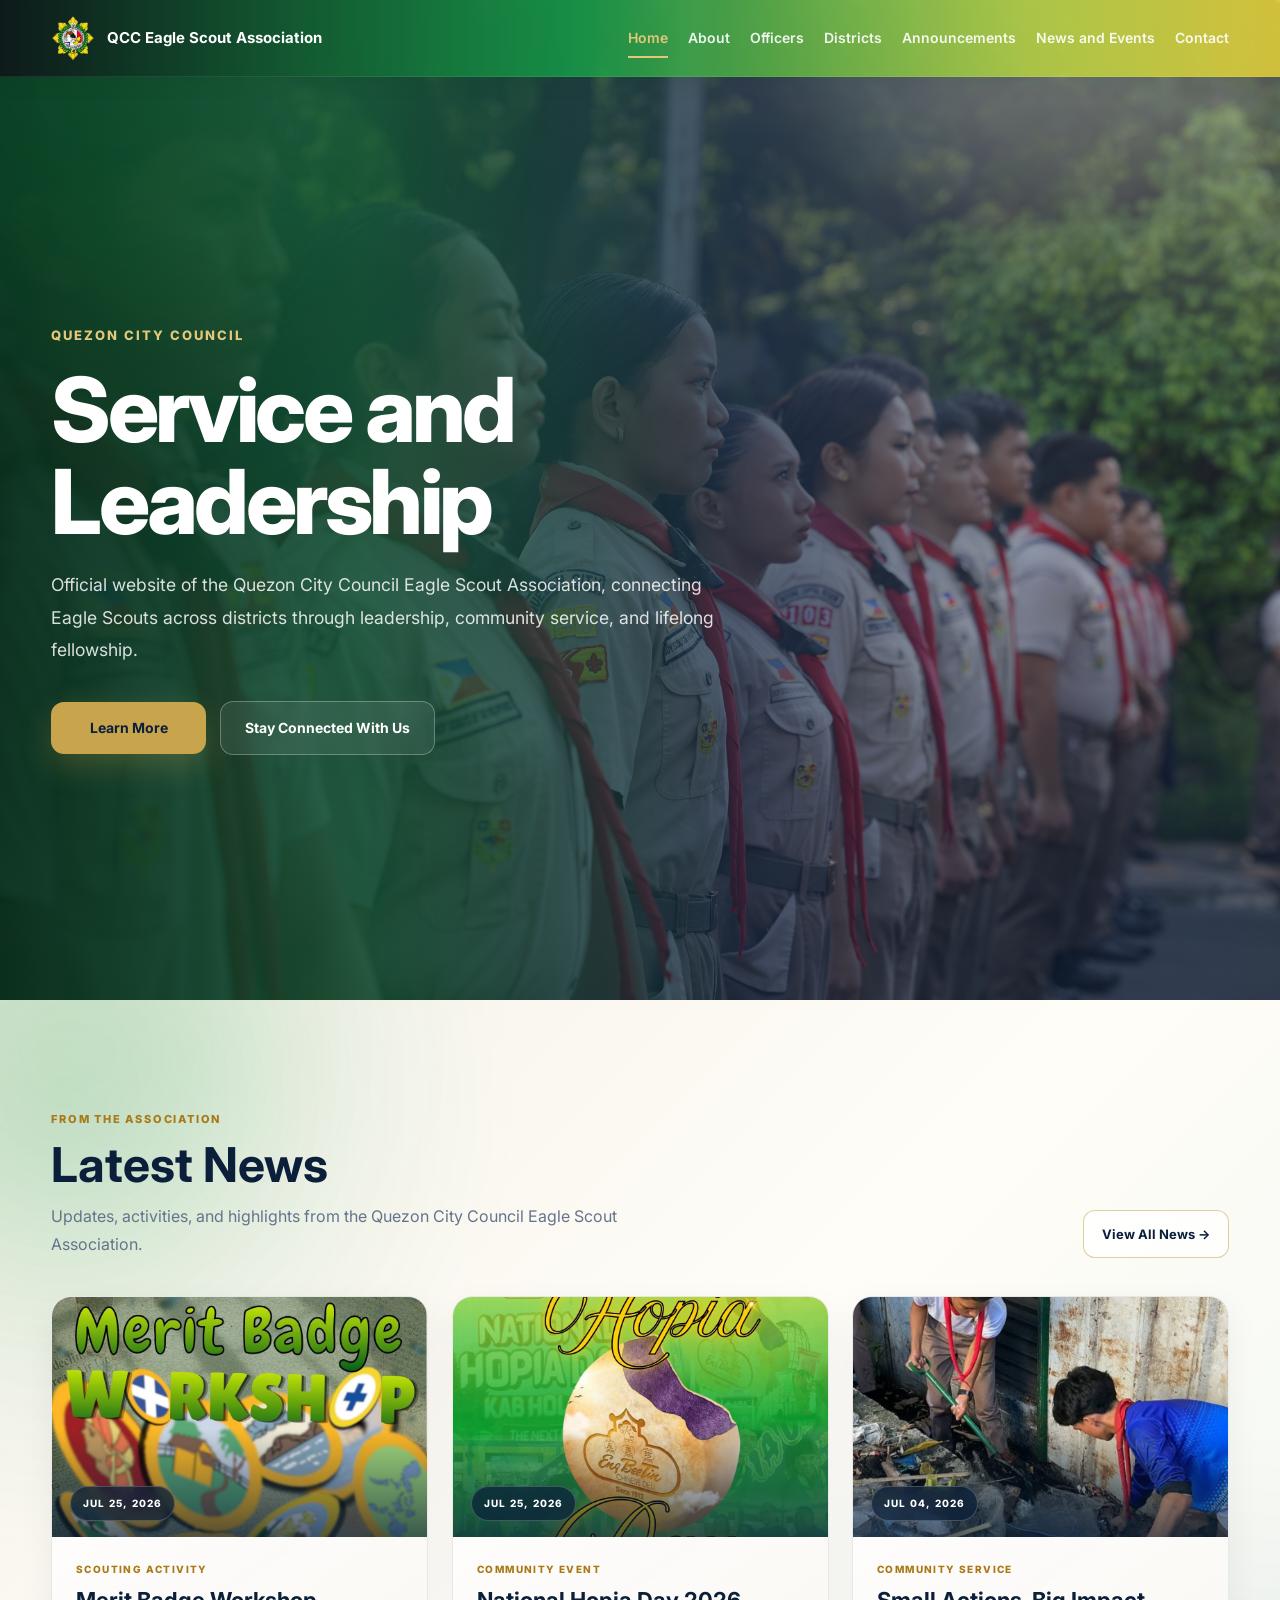
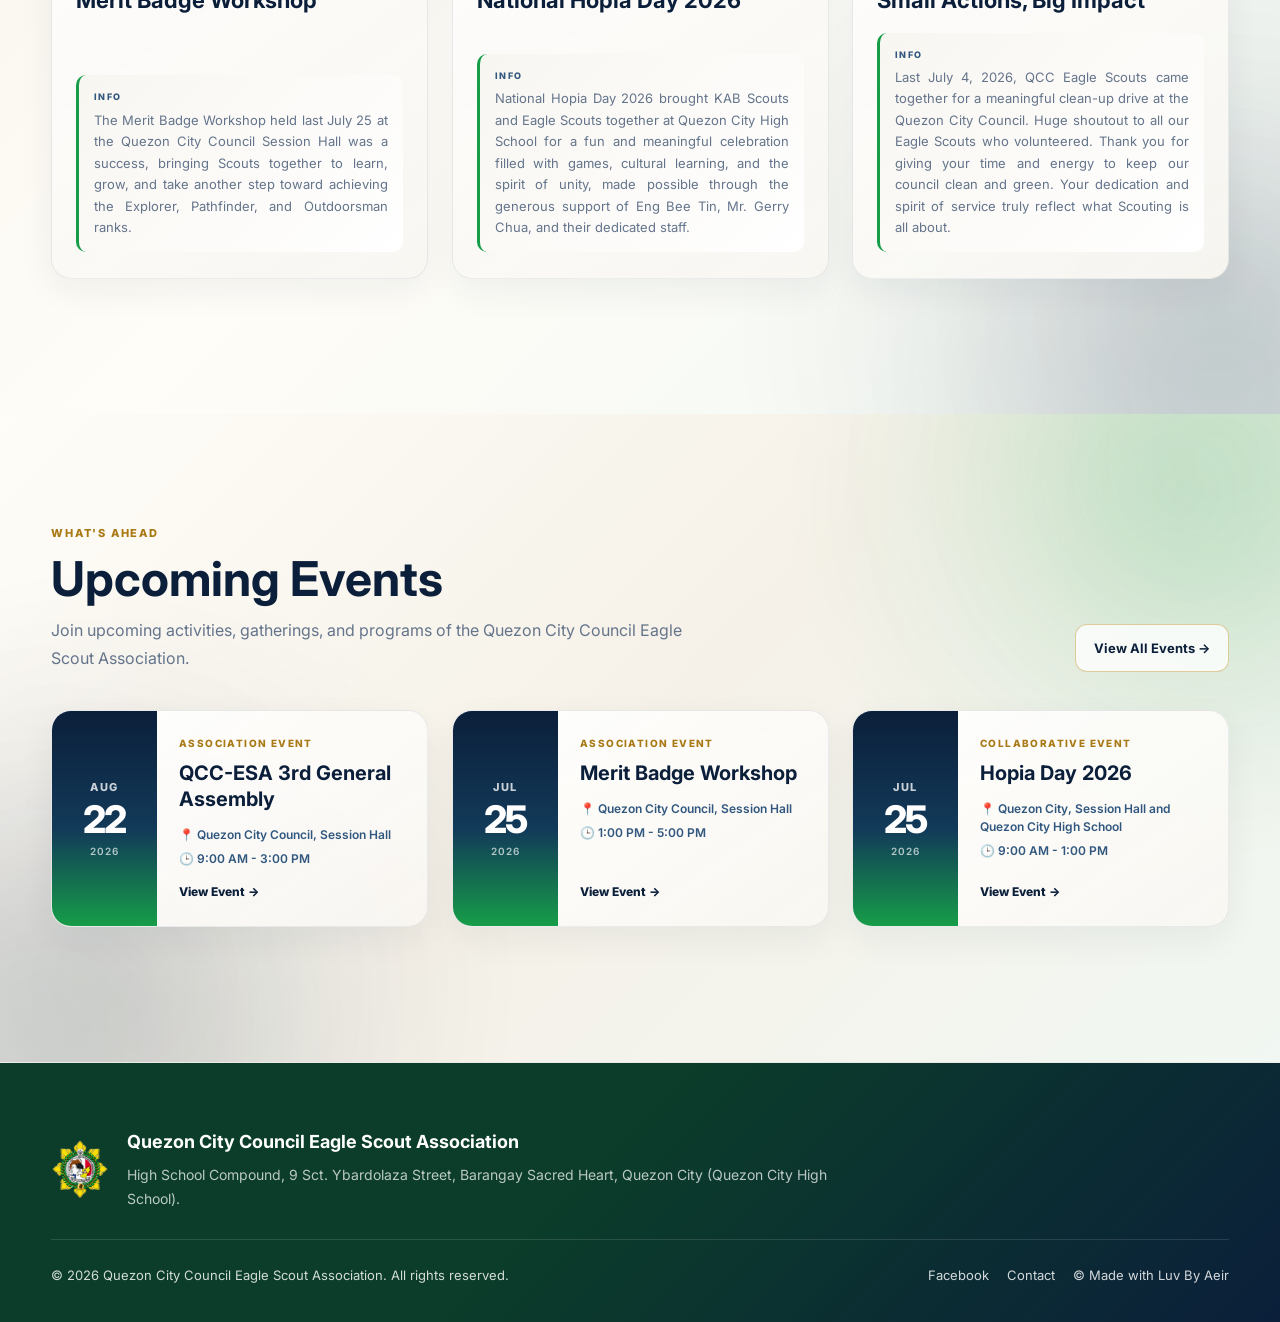
<file: index.html>
<!DOCTYPE html>
<html lang="en">

<head>

  <meta charset="UTF-8">
  <meta name="viewport" content="width=device-width, initial-scale=1.0">

  <title>QCC Eagle Scout Association</title>

  <link rel="icon" type="image/png" href="images/logo.png">

  <!-- ============================================================
       GOOGLE FONTS
       ============================================================ -->

  <link rel="preconnect" href="https://fonts.googleapis.com">
  <link
    rel="preconnect"
    href="https://fonts.gstatic.com"
    crossorigin
  >

  <link
    href="https://fonts.googleapis.com/css2?family=Inter:wght@400;500;600;700;800&display=swap"
    rel="stylesheet"
  >

  <!-- ============================================================
       CSS
       ============================================================ -->

<link rel="stylesheet" href="css/navbar.css">
<link rel="stylesheet" href="css/index.css">
<link rel="stylesheet" href="css/animations.css">

</head>


<body>


<!-- ============================================================
     NAVBAR
     ============================================================ -->

<header class="site-navbar">

  <div class="site-navbar-inner">

    <!-- LOGO -->

    <a href="index.html" class="site-logo">

      <img
        src="images/logo.png"
        alt="QCC-ESA Logo"
      >

      <span>
        QCC Eagle Scout Association
      </span>

    </a>


    <!-- MOBILE MENU BUTTON -->

    <button
      class="menu-toggle"
      type="button"
      aria-label="Open navigation menu"
      aria-expanded="false"
      aria-controls="site-navigation"
    >

      <span></span>
      <span></span>
      <span></span>

    </button>


    <!-- NAVIGATION -->

    <nav
      class="site-navigation"
      id="site-navigation"
      aria-label="Main navigation"
    >

      <a href="index.html" class="active">
        Home
      </a>

      <a href="about.html">
        About
      </a>

      <a href="officers.html">
        Officers
      </a>

      <a href="districts.html">
        Districts
      </a>

      <a href="anu.html">
        Announcements
      </a>

      <a href="news-and-events.html">
        News and Events
      </a>

      <a href="contact.html">
        Contact
      </a>

    </nav>

  </div>

</header>


<!-- ============================================================
     MOBILE BACKDROP
     ============================================================ -->

<div class="nav-backdrop"></div>


<!-- ============================================================
     MAIN
     ============================================================ -->

<main>


  <!-- ==========================================================
       INDEX HERO
       ========================================================== -->

  <section class="index-hero">

    <div class="index-hero-overlay"></div>

    <div class="index-hero-content">

      <span class="index-hero-eyebrow">
        QUEZON CITY COUNCIL
      </span>

      <h1>
        Service and Leadership
      </h1>

      <p>
        Official website of the Quezon City Council Eagle Scout
        Association, connecting Eagle Scouts across districts
        through leadership, community service, and lifelong
        fellowship.
      </p>

      <div class="index-hero-buttons">

        <a
          href="about.html"
          class="index-hero-button primary"
        >
          Learn More
        </a>

        <a
          href="contact.html"
          class="index-hero-button secondary"
        >
          Stay Connected With Us
        </a>

      </div>

    </div>

  </section>


  <!-- ==========================================================
       LATEST NEWS
       ========================================================== -->

  <section class="index-news-section">

    <div class="index-news-container">


      <!-- ========================================================
           SECTION HEADER
           ======================================================== -->

      <div class="index-news-header">

        <div>

          <span class="index-news-eyebrow">
            FROM THE ASSOCIATION
          </span>

          <h2>
            Latest News
          </h2>

          <p>
            Updates, activities, and highlights from the
            Quezon City Council Eagle Scout Association.
          </p>

        </div>


        <a
          href="news-and-events.html"
          class="index-news-view-all"
        >
          View All News →
        </a>

      </div>


      <!-- ========================================================
           NEWS GRID
           ======================================================== -->

      <div class="index-news-grid">


        <!-- ======================================================
             NEWS 1
             ====================================================== -->

        <article class="index-news-card">

          <div class="index-news-image">

            <img
              src="images/cards/news-merit-badge.jpg"
              alt="Merit Badge Workshop"
            >

            <span class="index-news-date">
              JUL 25, 2026
            </span>

          </div>


          <div class="index-news-content">

            <span class="index-news-category">
              SCOUTING ACTIVITY
            </span>

            <h3>
              Merit Badge Workshop
            </h3>

            <div class="index-news-info-box">

              <span>
                INFO
              </span>

              <p>
            The Merit Badge Workshop held last July 25 at the Quezon City
            Council Session Hall was a success, bringing Scouts together
            to learn, grow, and take another step toward achieving the
            Explorer, Pathfinder, and Outdoorsman ranks.
              </p>

            </div>

          </div>

        </article>


        <!-- ======================================================
             NEWS 2
             ====================================================== -->

        <article class="index-news-card">

          <div class="index-news-image">

            <img
              src="images/cards/news-hopia-day.jpg"
              alt="National Hopia Day"
            >

            <span class="index-news-date">
              JUL 25, 2026
            </span>

          </div>


          <div class="index-news-content">

            <span class="index-news-category">
              COMMUNITY EVENT
            </span>

            <h3>
              National Hopia Day 2026
            </h3>

            <div class="index-news-info-box">

              <span>
                INFO
              </span>

              <p>
                 National Hopia Day 2026 brought KAB Scouts and Eagle Scouts
                 together at Quezon City High School for a fun and meaningful
                    celebration filled with games, cultural learning, and the
                    spirit of unity, made possible through the generous support
                    of Eng Bee Tin, Mr. Gerry Chua, and their dedicated staff.
              </p>

            </div>

          </div>

        </article>


        <!-- ======================================================
             NEWS 3
             ====================================================== -->

        <article class="index-news-card">

          <div class="index-news-image">

            <img
              src="images/cards/news-cleanup.jpg"
              alt="Community Clean-up Drive"
            >

            <span class="index-news-date">
              JUL 04, 2026
            </span>

          </div>


          <div class="index-news-content">

            <span class="index-news-category">
              COMMUNITY SERVICE
            </span>

            <h3>
              Small Actions, Big Impact
            </h3>

            <div class="index-news-info-box">

              <span>
                INFO
              </span>

              <p>
            Last July 4, 2026, QCC Eagle Scouts came together for a
            meaningful clean-up drive at the Quezon City Council.
            Huge shoutout to all our Eagle Scouts who volunteered.
            Thank you for giving your time and energy to keep our
            council clean and green. Your dedication and spirit of
            service truly reflect what Scouting is all about.
              </p>

            </div>

          </div>

        </article>


      </div>
      <!-- END NEWS GRID -->


    </div>
    <!-- END NEWS CONTAINER -->


  </section>
  <!-- END LATEST NEWS -->

    <!-- ==========================================================
       UPCOMING EVENTS
       ========================================================== -->

  <section class="index-events-section">

    <div class="index-events-container">

      <!-- SECTION HEADER -->

      <div class="index-events-header">

        <div>

          <span class="index-events-eyebrow">
            WHAT'S AHEAD
          </span>

          <h2>
            Upcoming Events
          </h2>

          <p>
            Join upcoming activities, gatherings, and programs
            of the Quezon City Council Eagle Scout Association.
          </p>

        </div>

        <a
          href="news-and-events.html"
          class="index-events-view-all"
        >
          View All Events →
        </a>

      </div>


      <!-- ========================================================
           EVENTS GRID — 3 SLOTS ONLY
           ======================================================== -->

      <div class="index-events-grid">


        <!-- ======================================================
             EVENT 1
             ====================================================== -->

        <article class="index-event-card">

          <div class="index-event-date-box">

            <span class="index-event-month">
              AUG
            </span>

            <strong class="index-event-day">
              22
            </strong>

            <span class="index-event-year">
              2026
            </span>

          </div>


          <div class="index-event-content">

            <span class="index-event-category">
              ASSOCIATION EVENT
            </span>

            <h3>
              QCC-ESA 3rd General Assembly 
            </h3>

            <div class="index-event-meta">

              <span>
                📍 Quezon City Council, Session Hall
              </span>

              <span>
                🕒 9:00 AM - 3:00 PM
              </span>

            </div>

            <a
              href="events.html"
              class="index-event-link"
            >
              View Event →
            </a>

          </div>

        </article>


        <!-- ======================================================
             EVENT 2
             ====================================================== -->

        <article class="index-event-card">

          <div class="index-event-date-box">

            <span class="index-event-month">
              JUL
            </span>

            <strong class="index-event-day">
              25
            </strong>

            <span class="index-event-year">
              2026
            </span>

          </div>


          <div class="index-event-content">

            <span class="index-event-category">
              ASSOCIATION EVENT
            </span>

            <h3>
              Merit Badge Workshop
            </h3>

            <div class="index-event-meta">

              <span>
                📍 Quezon City Council, Session Hall
              </span>

              <span>
                🕒 1:00 PM - 5:00 PM
              </span>

            </div>

            <a
              href="events.html"
              class="index-event-link"
            >
              View Event →
            </a>

          </div>

        </article>


        <!-- ======================================================
             EVENT 3
             ====================================================== -->

        <article class="index-event-card">

          <div class="index-event-date-box">

            <span class="index-event-month">
              JUL
            </span>

            <strong class="index-event-day">
              25
            </strong>

            <span class="index-event-year">
              2026
            </span>

          </div>


          <div class="index-event-content">

            <span class="index-event-category">
              COLLABORATIVE EVENT
            </span>

            <h3>
              Hopia Day 2026
            </h3>

            <div class="index-event-meta">

              <span>
                📍 Quezon City, Session Hall and Quezon City High School
              </span>

              <span>
                🕒 9:00 AM - 1:00 PM
              </span>

            </div>

            <a
              href="events.html"
              class="index-event-link"
            >
              View Event →
            </a>

          </div>

        </article>


      </div>
      <!-- END EVENTS GRID -->


    </div>
    <!-- END EVENTS CONTAINER -->


  </section>
  <!-- END UPCOMING EVENTS -->


</main> 


<!-- ============================================================
     FOOTER
     ============================================================ -->

<footer class="site-footer">

  <div class="site-footer-inner">


    <!-- BRAND -->

    <div class="footer-brand">

      <img
        src="images/logo.png"
        alt="QCC-ESA Logo"
      >

      <div>

        <h3>
          Quezon City Council Eagle Scout Association
        </h3>

        <p>
          High School Compound, 9 Sct. Ybardolaza Street,
          Barangay Sacred Heart, Quezon City
          (Quezon City High School).
        </p>

      </div>

    </div>


    <!-- FOOTER BOTTOM -->

    <div class="footer-bottom">

      <p>
        © 2026 Quezon City Council Eagle Scout Association.
        All rights reserved.
      </p>


      <div class="footer-links">

        <a
          href="https://www.facebook.com/qceaglescout"
          target="_blank"
          rel="noopener noreferrer"
        >
          Facebook
        </a>

        <a href="contact.html">
          Contact
        </a>

        <a
          href="https://www.facebook.com/aeirplx"
          target="_blank"
          rel="noopener noreferrer"
        >
          © Made with Luv By Aeir
        </a>

      </div>

    </div>


  </div>

</footer>


<!-- ============================================================
     JAVASCRIPT
     ============================================================ -->

<script src="js/navbar.js"></script>
<script src="js/style.js"></script>


</body>
</html>
</file>
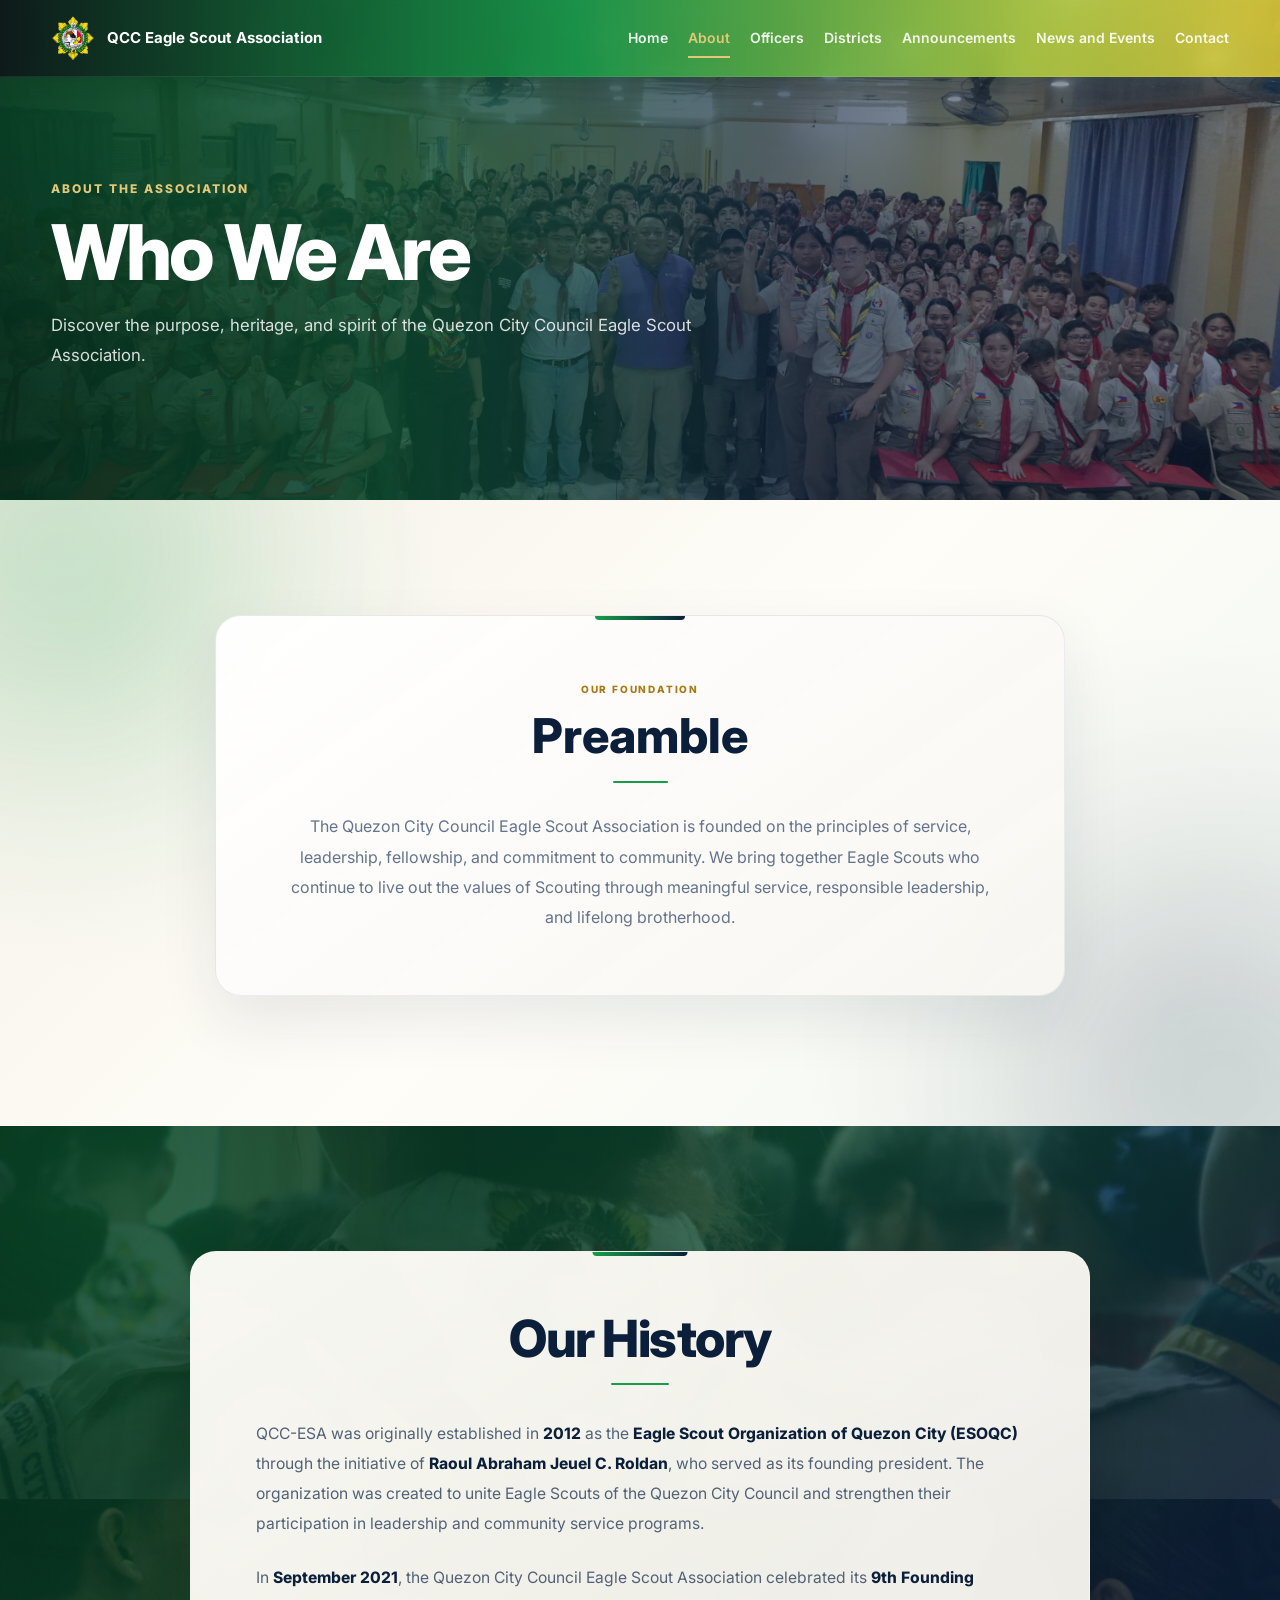
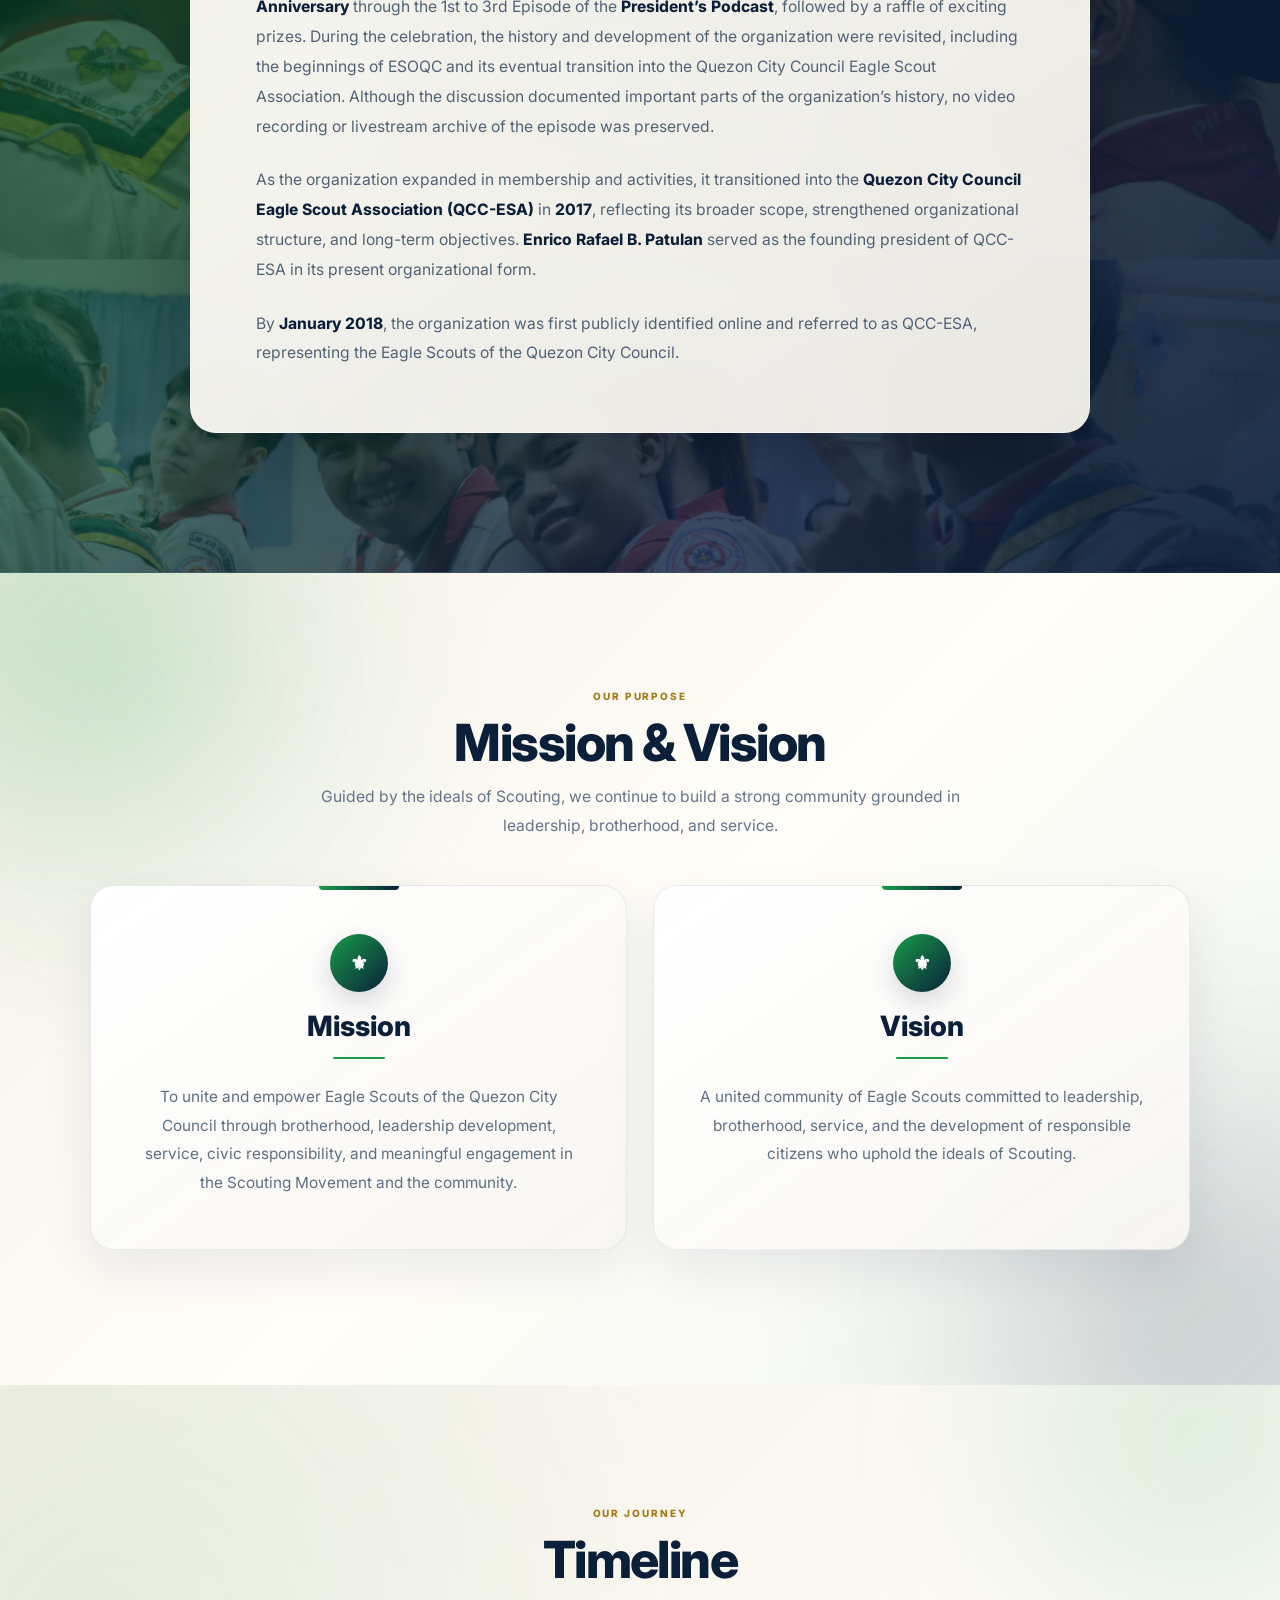
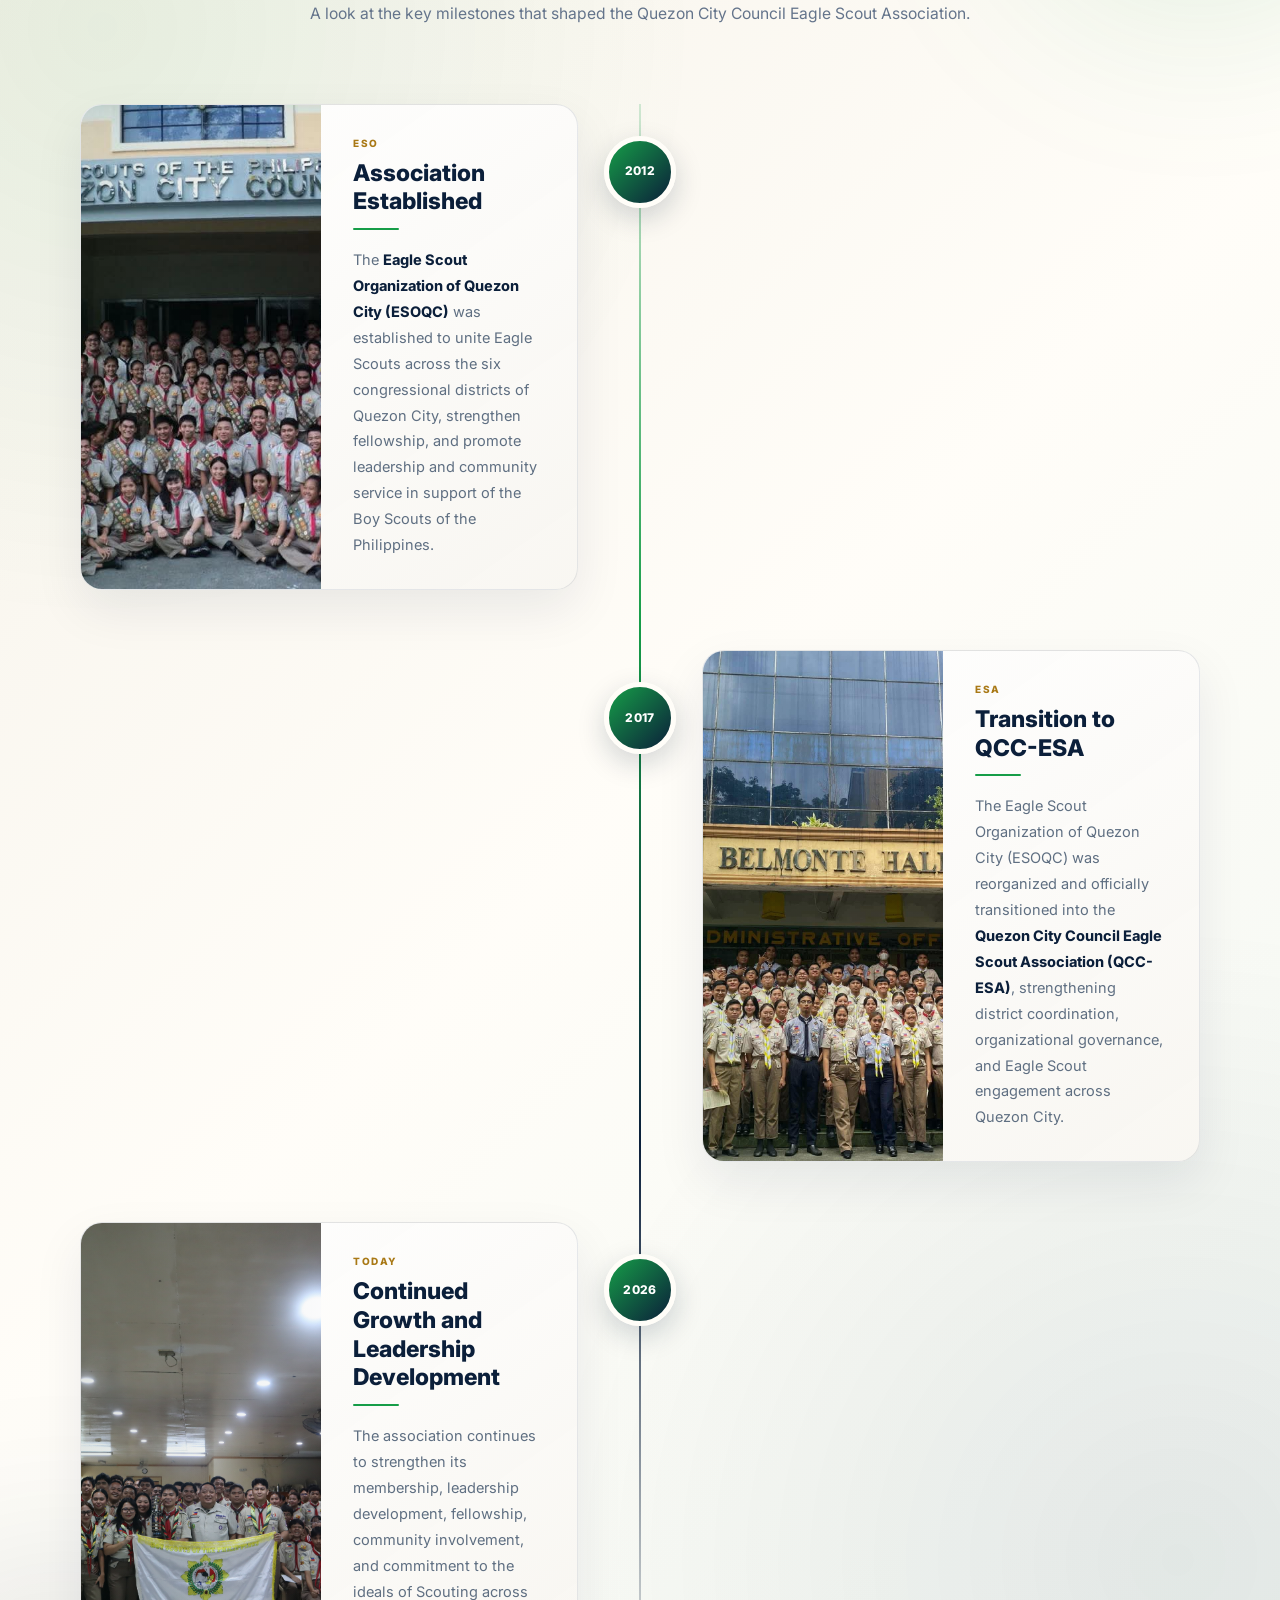
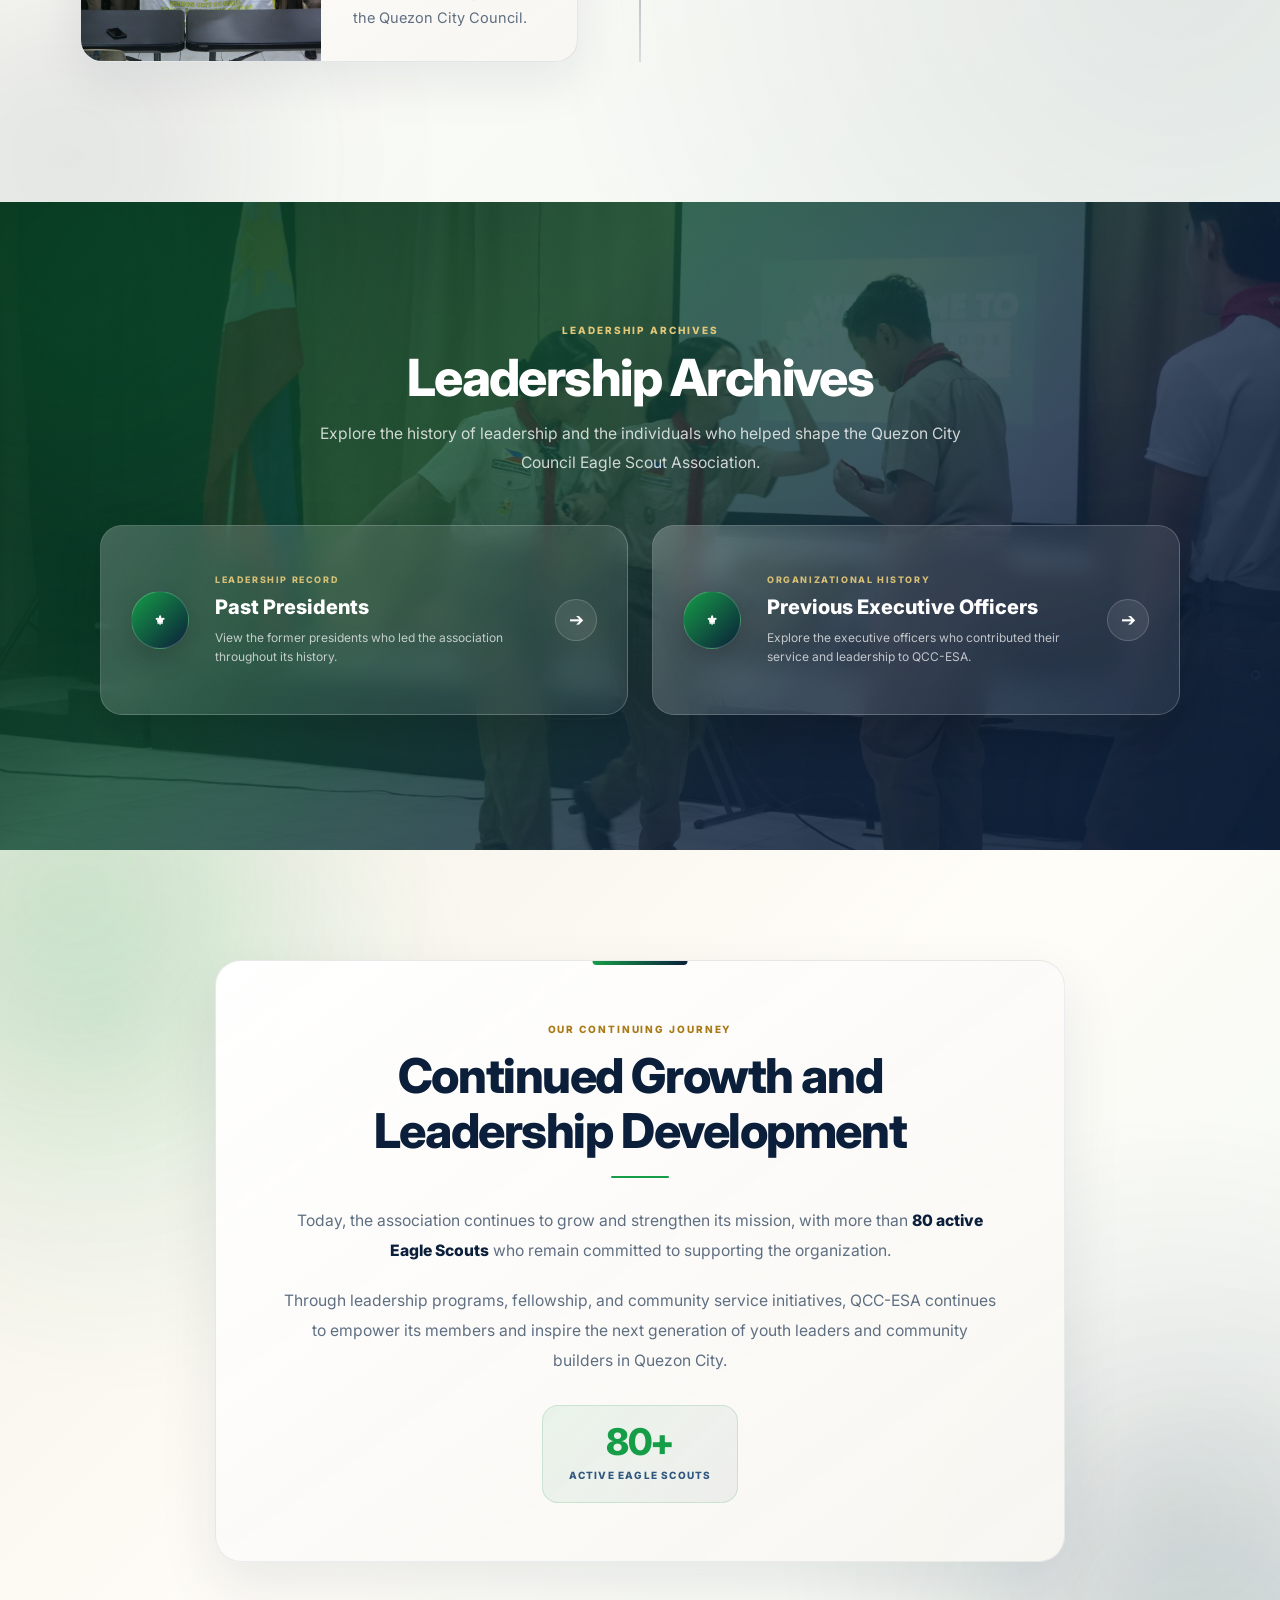
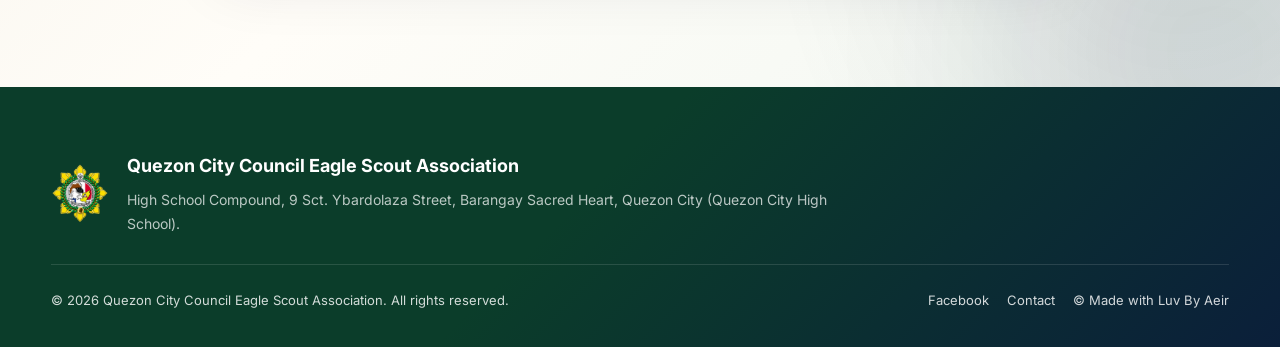
<file: about.html>
<!DOCTYPE html>
<html lang="en">

<head>

  <meta charset="UTF-8">
  <meta name="viewport" content="width=device-width, initial-scale=1.0">

  <title>About | QCC Eagle Scout Association</title>

  <link rel="icon" type="image/png" href="images/logo.png">

  <!-- GOOGLE FONT -->

  <link rel="preconnect" href="https://fonts.googleapis.com">
  <link
    rel="preconnect"
    href="https://fonts.gstatic.com"
    crossorigin
  >

  <link
    href="https://fonts.googleapis.com/css2?family=Inter:wght@400;500;600;700;800&display=swap"
    rel="stylesheet"
  >

  <!-- MAIN CSS -->

<link rel="stylesheet" href="css/navbar.css">
<link rel="stylesheet" href="css/about.css">
<link rel="stylesheet" href="css/animations.css">

</head>


<body>


<!-- ============================================================
     NAVBAR
     ============================================================ -->

<header class="site-navbar">

  <div class="site-navbar-inner">

    <!-- LOGO -->

    <a
      href="index.html"
      class="site-logo"
    >

      <img
        src="images/logo.png"
        alt="QCC-ESA Logo"
      >

      <span>
        QCC Eagle Scout Association
      </span>

    </a>


    <!-- MOBILE MENU -->

    <button
      class="menu-toggle"
      type="button"
      aria-label="Open navigation menu"
      aria-expanded="false"
      aria-controls="site-navigation"
    >

      <span></span>
      <span></span>
      <span></span>

    </button>


    <!-- NAVIGATION -->

    <nav
      class="site-navigation"
      id="site-navigation"
      aria-label="Main navigation"
    >

      <a href="index.html">
        Home
      </a>

      <a
        href="about.html"
        class="active"
      >
        About
      </a>

      <a href="officers.html">
        Officers
      </a>

      <a href="districts.html">
        Districts
      </a>

      <a href="anu.html">
        Announcements
      </a>

      <a href="news-and-events.html">
        News and Events
      </a>

      <a href="contact.html">
        Contact
      </a>

    </nav>

  </div>

</header>


<!-- MOBILE BACKDROP -->

<div class="nav-backdrop"></div>


<!-- ============================================================
     MAIN
     ============================================================ -->

<main>


  <!-- ==========================================================
       ABOUT HERO
       500PX
       ========================================================== -->

  <section class="about-hero">

    <div class="about-hero-overlay"></div>

    <div class="about-hero-content">

      <span class="about-hero-eyebrow">
        ABOUT THE ASSOCIATION
      </span>

      <h1>
        Who We Are
      </h1>

      <p>
        Discover the purpose, heritage, and spirit of the
        Quezon City Council Eagle Scout Association.
      </p>

    </div>

  </section>


  <!-- ==========================================================
       PREAMBLE
       ========================================================== -->

  <section class="about-preamble-section">

    <div class="about-preamble-container">

      <div class="about-preamble-card">

        <span class="about-preamble-eyebrow">
          OUR FOUNDATION
        </span>

        <h2>
          Preamble
        </h2>

        <div class="about-preamble-line"></div>

        <p>
          The Quezon City Council Eagle Scout Association is
          founded on the principles of service, leadership,
          fellowship, and commitment to community. We bring
          together Eagle Scouts who continue to live out the
          values of Scouting through meaningful service,
          responsible leadership, and lifelong brotherhood.
        </p>

      </div>

    </div>

  </section>

<!-- ==========================================================
     OUR HISTORY
     ========================================================== -->

<section class="about-history-section">

  <div class="about-history-overlay"></div>

  <div class="about-history-container">

    <article class="about-history-card">

      <h2>
        Our History
      </h2>

      <div class="about-history-line"></div>

      <div class="about-history-content">

        <p>
          QCC-ESA was originally established in <strong>2012</strong>
          as the <strong>Eagle Scout Organization of Quezon City
          (ESOQC)</strong> through the initiative of
          <strong>Raoul Abraham Jeuel C. Roldan</strong>, who served
          as its founding president. The organization was created to
          unite Eagle Scouts of the Quezon City Council and strengthen
          their participation in leadership and community service
          programs.
        </p>

        <p>
          In <strong>September 2021</strong>, the Quezon City Council
          Eagle Scout Association celebrated its
          <strong>9th Founding Anniversary</strong> through the 1st to
          3rd Episode of the <strong>President’s Podcast</strong>,
          followed by a raffle of exciting prizes. During the
          celebration, the history and development of the organization
          were revisited, including the beginnings of ESOQC and its
          eventual transition into the Quezon City Council Eagle Scout
          Association. Although the discussion documented important
          parts of the organization’s history, no video recording or
          livestream archive of the episode was preserved.
        </p>

        <p>
          As the organization expanded in membership and activities,
          it transitioned into the
          <strong>Quezon City Council Eagle Scout Association
          (QCC-ESA)</strong> in <strong>2017</strong>, reflecting its
          broader scope, strengthened organizational structure, and
          long-term objectives. <strong>Enrico Rafael B. Patulan</strong>
          served as the founding president of QCC-ESA in its present
          organizational form.
        </p>

        <p>
          By <strong>January 2018</strong>, the organization was first
          publicly identified online and referred to as QCC-ESA,
          representing the Eagle Scouts of the Quezon City Council.
        </p>

      </div>

    </article>

  </div>

</section>
<!-- END OUR HISTORY -->

<!-- ==========================================================
     MISSION & VISION
     ========================================================== -->

<section class="about-mission-vision-section">

  <div class="about-mission-vision-container">

    <!-- SECTION HEADER -->

    <div class="about-mv-header">

      <span class="about-mv-eyebrow">
        OUR PURPOSE
      </span>

      <h2>
        Mission &amp; Vision
      </h2>

      <p>
        Guided by the ideals of Scouting, we continue to build
        a strong community grounded in leadership, brotherhood,
        and service.
      </p>

    </div>


    <!-- ========================================================
         TWO CARDS
         ======================================================== -->

    <div class="about-mv-grid">


      <!-- ======================================================
           MISSION
           ====================================================== -->

      <article class="about-mv-card mission-card">

        <div class="about-mv-icon">
          ⚜ 
        </div>

        <h3>
          Mission
        </h3>

        <div class="about-mv-line"></div>

        <p>
          To unite and empower Eagle Scouts of the Quezon City
          Council through brotherhood, leadership development,
          service, civic responsibility, and meaningful engagement
          in the Scouting Movement and the community.
        </p>

      </article>


      <!-- ======================================================
           VISION
           ====================================================== -->

      <article class="about-mv-card vision-card">

        <div class="about-mv-icon">
          ⚜
        </div>

        <h3>
          Vision
        </h3>

        <div class="about-mv-line"></div>

        <p>
          A united community of Eagle Scouts committed to
          leadership, brotherhood, service, and the development
          of responsible citizens who uphold the ideals of
          Scouting.
        </p>

      </article>


    </div>
    <!-- END MISSION & VISION GRID -->


  </div>

</section>

<!-- END MISSION & VISION -->

<!-- ==========================================================
     TIMELINE
     ========================================================== -->

<section class="about-timeline-section">

  <div class="about-timeline-container">

    <!-- SECTION HEADER -->

    <div class="about-timeline-header">

      <span class="about-timeline-eyebrow">
        OUR JOURNEY
      </span>

      <h2>
        Timeline
      </h2>

      <p>
        A look at the key milestones that shaped the
        Quezon City Council Eagle Scout Association.
      </p>

    </div>


    <!-- ========================================================
         TIMELINE
         ======================================================== -->

    <div class="about-timeline">


      <!-- ======================================================
           TIMELINE ITEM — 2012
           ====================================================== -->

      <article class="about-timeline-item">

        <div class="about-timeline-marker">

          <span>
            2012
          </span>

        </div>


        <div class="about-timeline-card">

          <div class="about-timeline-image">

            <img
              src="images/cards/timeline-2012.jpg"
              alt="Association Established in 2012"
            >

          </div>


          <div class="about-timeline-content">

            <span class="about-timeline-label">
              ESO
            </span>

            <h3>
              Association Established
            </h3>

            <div class="about-timeline-line"></div>

            <p>
              The <strong>Eagle Scout Organization of Quezon City
              (ESOQC)</strong> was established to unite Eagle Scouts
              across the six congressional districts of Quezon City,
              strengthen fellowship, and promote leadership and
              community service in support of the Boy Scouts of
              the Philippines.
            </p>

          </div>

        </div>

      </article>


      <!-- ======================================================
           TIMELINE ITEM — 2017
           ====================================================== -->

      <article class="about-timeline-item">

        <div class="about-timeline-marker">

          <span>
            2017
          </span>

        </div>


        <div class="about-timeline-card">

          <div class="about-timeline-image">

            <img
              src="images/cards/timeline-2017.jpg"
              alt="Transition to QCC-ESA"
            >

          </div>


          <div class="about-timeline-content">

            <span class="about-timeline-label">
              ESA
            </span>

            <h3>
              Transition to QCC-ESA
            </h3>

            <div class="about-timeline-line"></div>

            <p>
              The Eagle Scout Organization of Quezon City (ESOQC)
              was reorganized and officially transitioned into the
              <strong>Quezon City Council Eagle Scout Association
              (QCC-ESA)</strong>, strengthening district coordination,
              organizational governance, and Eagle Scout engagement
              across Quezon City.
            </p>

          </div>

        </div>

      </article>


      <!-- ======================================================
           TIMELINE ITEM — 2026
           ====================================================== -->

      <article class="about-timeline-item">

        <div class="about-timeline-marker">

          <span>
            2026
          </span>

        </div>


        <div class="about-timeline-card">

          <div class="about-timeline-image">

            <img
              src="images/cards/timeline-2026.jpg"
              alt="Continued Growth and Leadership Development"
            >

          </div>


          <div class="about-timeline-content">

            <span class="about-timeline-label">
              Today
            </span>

            <h3>
              Continued Growth and Leadership Development
            </h3>

            <div class="about-timeline-line"></div>

            <p>
              The association continues to strengthen its
              membership, leadership development, fellowship,
              community involvement, and commitment to the
              ideals of Scouting across the Quezon City Council.
            </p>

          </div>

        </div>

      </article>


    </div>
    <!-- END TIMELINE -->

  </div>

</section>

<!-- END TIMELINE -->

<!-- ==========================================================
     LEADERSHIP ARCHIVES
     ========================================================== -->

<section class="about-leadership-section">

  <div class="about-leadership-overlay"></div>

  <div class="about-leadership-container">


    <!-- SECTION HEADER -->

    <div class="about-leadership-header">

      <span class="about-leadership-eyebrow">
        LEADERSHIP ARCHIVES
      </span>

      <h2>
        Leadership Archives
      </h2>

      <p>
        Explore the history of leadership and the individuals
        who helped shape the Quezon City Council Eagle Scout Association.
      </p>

    </div>


    <!-- ========================================================
          
         ======================================================== -->

    <div class="history-buttons">


      <!-- ======================================================
           PAST PRESIDENTS
           ====================================================== -->

      <a
        href="past-presidents.html"
        class="history-button"
      >

        <div class="history-button-icon">
          ⚜
        </div>

        <div class="history-button-content">

          <span>
            LEADERSHIP RECORD
          </span>

          <strong>
            Past Presidents
          </strong>

          <p>
            View the former presidents who led the association
            throughout its history.
          </p>

        </div>

        <div class="history-button-arrow">
          ➔
        </div>

      </a>


      <!-- ======================================================
           PREVIOUS EXECUTIVE OFFICERS
           ====================================================== -->

      <a
        href="previous-executive-officers.html"
        class="history-button"
      >

        <div class="history-button-icon">
            ⚜
        </div>

        <div class="history-button-content">

          <span>
            ORGANIZATIONAL HISTORY
          </span>

          <strong>
            Previous Executive Officers
          </strong>

          <p>
            Explore the executive officers who contributed
            their service and leadership to QCC-ESA.
          </p>

        </div>

        <div class="history-button-arrow">
          ➔
        </div>

      </a>


    </div>
    <!-- END ARCHIVE LINKS -->


  </div>

</section>

<!-- END LEADERSHIP ARCHIVES -->

<!-- ==========================================================
     CLOSING MESSAGE
     ========================================================== -->

<section class="about-message-section">

  <div class="about-message-container">

    <div class="about-message-card">

      <span class="about-message-eyebrow">
        OUR CONTINUING JOURNEY
      </span>

      <h2>
        Continued Growth and Leadership Development
      </h2>

      <div class="about-message-line"></div>

      <p>
        Today, the association continues to grow and strengthen
        its mission, with more than
        <strong>80 active Eagle Scouts</strong> who remain
        committed to supporting the organization.
      </p>

      <p>
        Through leadership programs, fellowship, and community
        service initiatives, QCC-ESA continues to empower its
        members and inspire the next generation of youth leaders
        and community builders in Quezon City.
      </p>

      <div class="about-message-stat">

        <strong>
          80+
        </strong>

        <span>
          Active Eagle Scouts
        </span>

      </div>

    </div>

  </div>

</section>

<!-- END CLOSING MESSAGE -->

</main>


<!-- ============================================================
     FOOTER
     ============================================================ -->

<footer class="site-footer">

  <div class="site-footer-inner">


    <!-- BRAND -->

    <div class="footer-brand">

      <img
        src="images/logo.png"
        alt="QCC-ESA Logo"
      >

      <div>

        <h3>
          Quezon City Council Eagle Scout Association
        </h3>

        <p>
          High School Compound, 9 Sct. Ybardolaza Street,
          Barangay Sacred Heart, Quezon City
          (Quezon City High School).
        </p>

      </div>

    </div>


    <!-- FOOTER BOTTOM -->

    <div class="footer-bottom">

      <p>
        © 2026 Quezon City Council Eagle Scout Association.
        All rights reserved.
      </p>

      <div class="footer-links">

        <a
          href="https://www.facebook.com/qceaglescout"
          target="_blank"
          rel="noopener noreferrer"
        >
          Facebook
        </a>

        <a href="contact.html">
          Contact
        </a>

        <a
          href="https://www.facebook.com/aeirplx"
          target="_blank"
          rel="noopener noreferrer"
        >
          © Made with Luv By Aeir
        </a>

      </div>

    </div>


  </div>

</footer>


<!-- ============================================================
     JAVASCRIPT
     ============================================================ -->

<script src="js/navbar.js"></script>

</body>
</html>
</file>
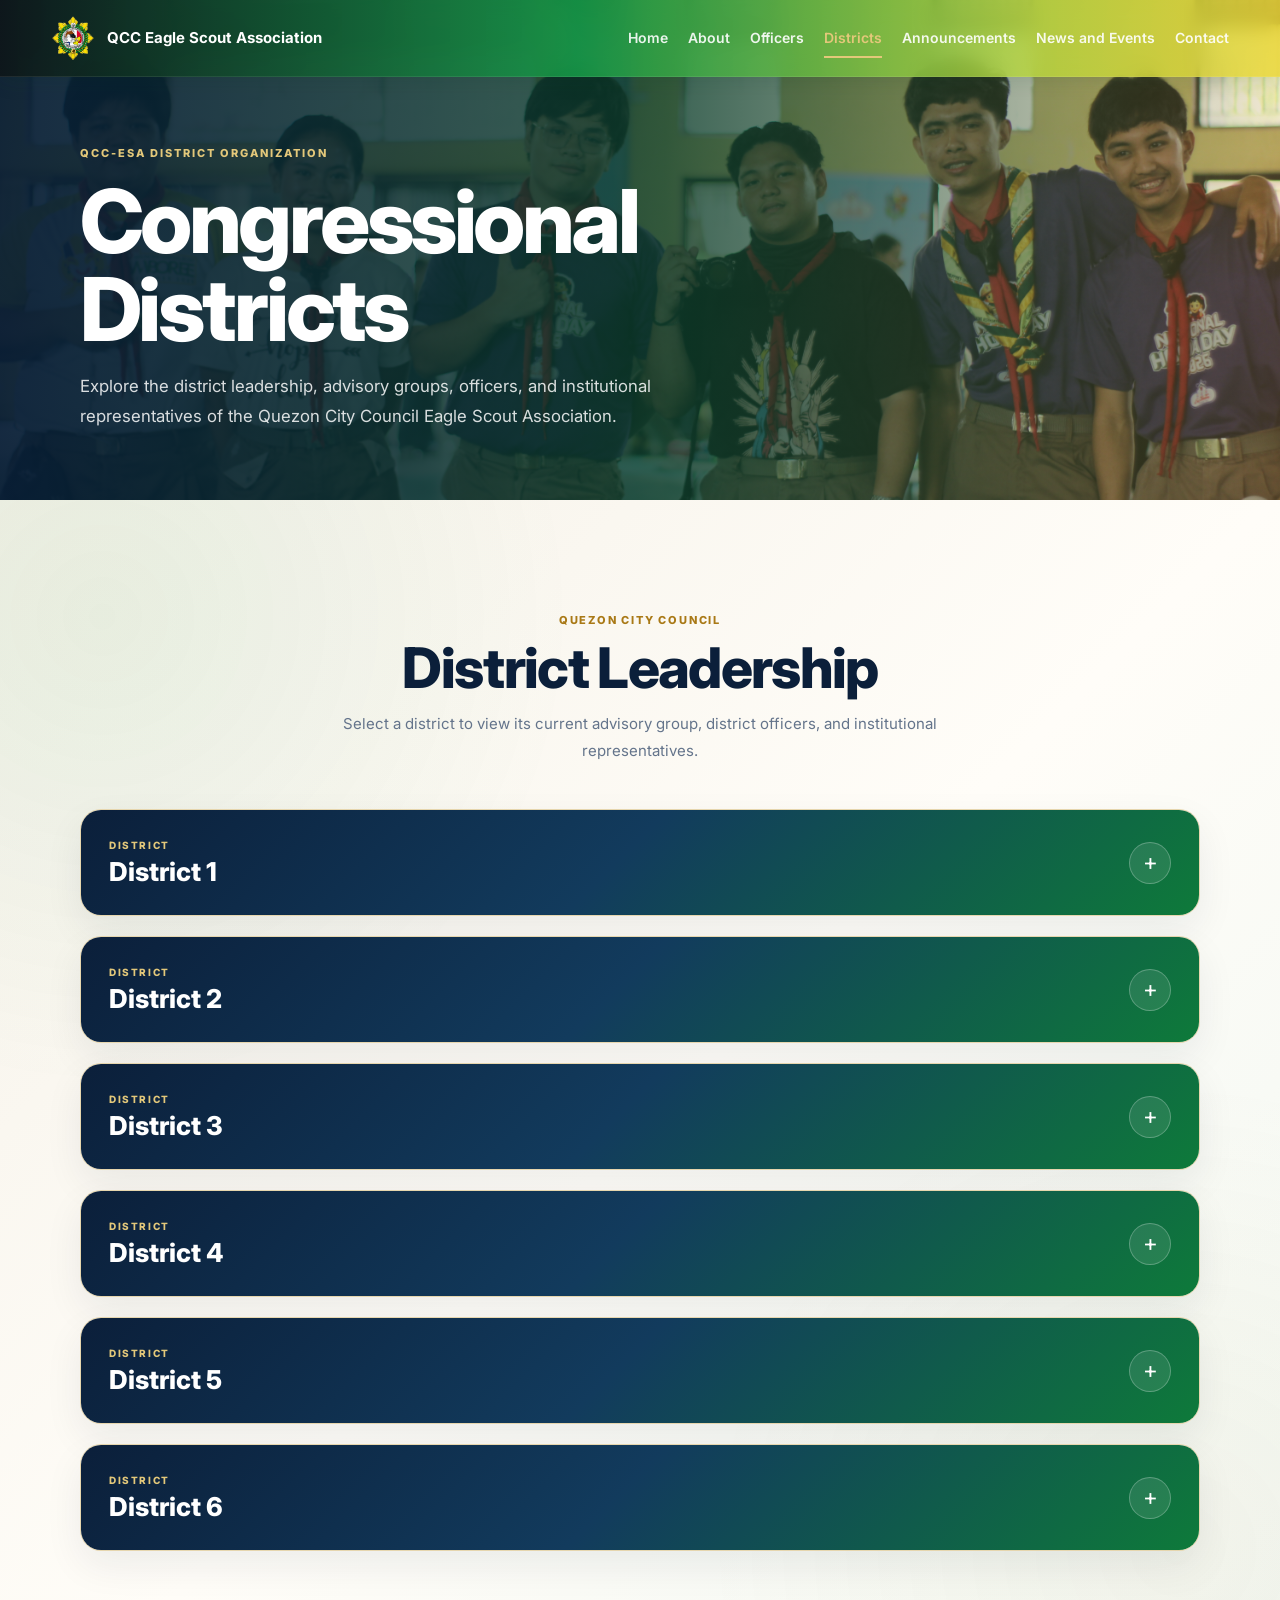
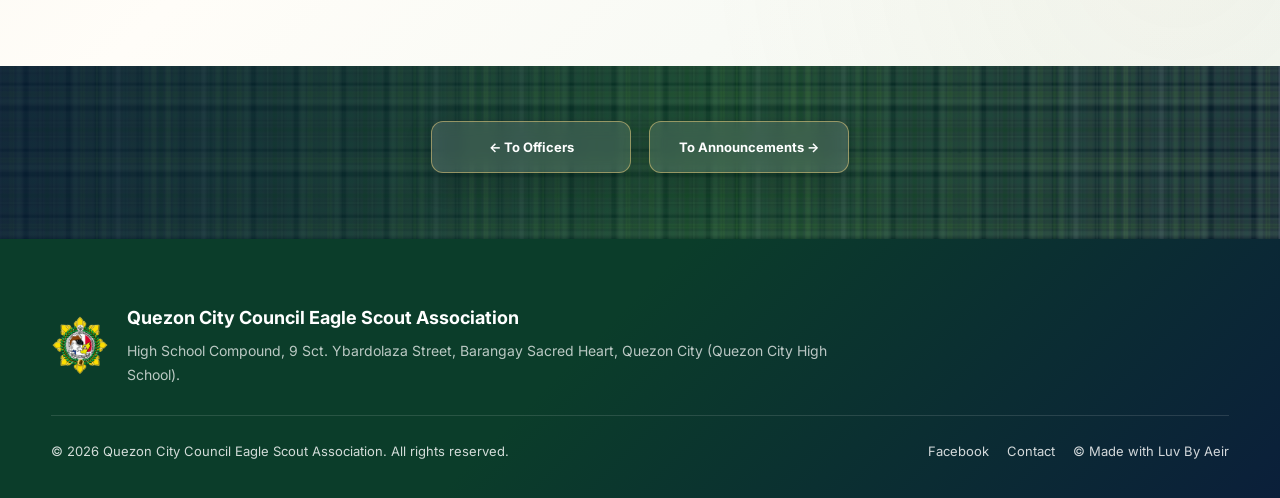
<file: districts.html>
<!DOCTYPE html>
<html lang="en">

<head>

  <meta charset="UTF-8">

  <meta
    name="viewport"
    content="width=device-width, initial-scale=1.0"
  >

  <title>Districts | QCC-ESA</title>

  <link
    rel="icon"
    type="image/png"
    href="images/logo.png"
  >


  <!-- ============================================================
       GOOGLE FONT
       ============================================================ -->

  <link
    rel="preconnect"
    href="https://fonts.googleapis.com"
  >

  <link
    rel="preconnect"
    href="https://fonts.gstatic.com"
    crossorigin
  >

  <link
    href="https://fonts.googleapis.com/css2?family=Inter:wght@400;500;600;700;800&display=swap"
    rel="stylesheet"
  >


  <!-- ============================================================
       SHARED NAVBAR
       ============================================================ -->

  <link
    rel="stylesheet"
    href="css/navbar.css"
  >


  <!-- ============================================================
       DISTRICTS PAGE CSS
       ============================================================ -->

  <link
    rel="stylesheet"
    href="css/districts.css"
  >

</head>


<body>


<!-- ============================================================
     NAVBAR
     ============================================================ -->

<header class="site-navbar">

  <div class="site-navbar-inner">


    <a
      href="index.html"
      class="site-logo"
    >

      <img
        src="images/logo.png"
        alt="QCC-ESA Logo"
      >

      <span>
        QCC Eagle Scout Association
      </span>

    </a>


    <button
      class="menu-toggle"
      type="button"
      aria-label="Open navigation menu"
      aria-expanded="false"
      aria-controls="site-navigation"
    >

      <span></span>
      <span></span>
      <span></span>

    </button>


    <nav
      class="site-navigation"
      id="site-navigation"
      aria-label="Main navigation"
    >

      <a href="index.html">
        Home
      </a>

      <a href="about.html">
        About
      </a>

      <a href="officers.html">
        Officers
      </a>

      <a
        href="districts.html"
        class="active"
      >
        Districts
      </a>

      <a href="anu.html">
        Announcements
      </a>

      <a href="news-and-events.html">
        News and Events
      </a>

      <a href="contact.html">
        Contact
      </a>

    </nav>

  </div>

</header>


<!-- ============================================================
     MOBILE BACKDROP
     ============================================================ -->

<div class="nav-backdrop"></div>



<!-- ============================================================
     MAIN
     ============================================================ -->

<main>


  <!-- ============================================================
       HERO
       ============================================================ -->

  <section class="districts-hero">

    <div class="districts-hero-overlay"></div>

    <div class="districts-hero-content">

      <span class="districts-hero-eyebrow">
        QCC-ESA DISTRICT ORGANIZATION
      </span>

      <h1>
        Congressional Districts
      </h1>

      <p>
        Explore the district leadership, advisory groups,
        officers, and institutional representatives of the
        Quezon City Council Eagle Scout Association.
      </p>

    </div>

  </section>



  <!-- ============================================================
       DISTRICTS
       ============================================================ -->

  <section class="districts-section">

    <div class="districts-container">


      <div class="districts-section-heading">

        <span>
          QUEZON CITY COUNCIL
        </span>

        <h2>
          District Leadership
        </h2>

        <p>
          Select a district to view its current advisory group,
          district officers, and institutional representatives.
        </p>

      </div>



      <!-- ========================================================
           DISTRICT 1
           ======================================================== -->

      <article class="district-card">

        <button
          class="district-toggle"
          type="button"
          aria-expanded="false"
          aria-controls="district-1-content"
        >

          <div>

            <span>
              DISTRICT
            </span>

            <h3>
              District 1
            </h3>

          </div>


          <span
            class="district-toggle-icon"
            aria-hidden="true"
          >
            +
          </span>

        </button>


        <div
          class="district-content"
          id="district-1-content"
        >


          <!-- ADVISORY GROUP -->

          <div class="district-subsection">

            <div class="district-subsection-heading">

              <span>
                ADVISORY
              </span>

              <h4>
                District Advisory Group
              </h4>

            </div>


            <div class="district-advisory-grid">


              <div class="district-adviser-card">

                <img
                  src="images/placer.jpg"
                  alt="District 1 Adviser"
                >

                <div>
                  <span>
                    District 1
                  </span>

                  <h5>
                    Name of Adviser
                  </h5>
                </div>

              </div>


              <div class="district-adviser-card">

                <img
                  src="images/placer.jpg"
                  alt="District 1 Adviser"
                >

                <div>
                  <span>
                    District 1
                  </span>

                  <h5>
                    Name of Adviser
                  </h5>
                </div>

              </div>


              <div class="district-adviser-card">

                <img
                  src="images/placer.jpg"
                  alt="District 1 Adviser"
                >

                <div>
                  <span>
                    District 1
                  </span>

                  <h5>
                    Name of Adviser
                  </h5>
                </div>

              </div>


            </div>

          </div>



          <!-- DISTRICT OFFICERS -->

          <div class="district-subsection">

            <div class="district-subsection-heading">

              <span>
                DISTRICT OFFICERS
              </span>

              <h4>
                District Officers
              </h4>

            </div>


            <div class="district-leadership-grid">


              <div class="district-leader-card">

                <img
                  src="images/district/chairperson-1.jpg"
                  alt="District 1 Chairperson"
                >

                <span>
                  District Chairperson
                </span>

                <h5>
                  SL. Alexander Toquero
                </h5>

              </div>


              <div class="district-leader-card">

                <img
                  src="images/district/vice-chairperson-1.jpg"
                  alt="District 1 Vice Chairperson"
                >

                <span>
                  District Vice Chairperson
                </span>

                <h5>
                  ES. Jillian Mae A. Arias
                </h5>

              </div>

            </div>


            <div class="district-officer-list">

              <div>
                <span>Secretary</span>
                <strong>Name</strong>
              </div>

              <div>
                <span>Assistant Secretary</span>
                <strong>Name</strong>
              </div>

              <div>
                <span>Treasurer</span>
                <strong>Name</strong>
              </div>

              <div>
                <span>Auditor</span>
                <strong>Name</strong>
              </div>

            </div>

          </div>



          <!-- INSTITUTIONAL REPRESENTATIVES -->

          <div class="district-subsection">

            <div class="district-subsection-heading">

              <span>
                INSTITUTIONAL REPRESENTATIVES
              </span>

              <h4>
                Institutional Representatives
              </h4>

            </div>


            <div class="institution-list">

              <div>
                <span>Balingasa High School</span>
                <strong>NAME</strong>
              </div>

              <div>
                <span>Ernesto Rondon High School</span>
                <strong>NAME</strong>
              </div>

              <div>
                <span>Eulogio Rodriguez Jr. High School</span>
                <strong>NAME</strong>
              </div>

              <div>
                <span>Judge Juan Luna High School</span>
                <strong>NAME</strong>
              </div>

              <div>
                <span>Masambong High School</span>
                <strong>NAME</strong>
              </div>

              <div>
                <span>Pugad Lawin High School</span>
                <strong>NAME</strong>
              </div>

              <div>
                <span>Quezon City Science High School</span>
                <strong>NAME</strong>
              </div>

              <div>
                <span>San Francisco High School</span>
                <strong>NAME</strong>
              </div>

              <div>
                <span>San Jose High School</span>
                <strong>NAME</strong>
              </div>

              <div>
                <span>Sergio Osmeña Sr. High School</span>
                <strong>NAME</strong>
              </div>

            </div>

          </div>


        </div>

      </article>



      <!-- ========================================================
           DISTRICT 2
           ======================================================== -->

      <article class="district-card">

        <button
          class="district-toggle"
          type="button"
          aria-expanded="false"
          aria-controls="district-2-content"
        >

          <div>

            <span>
              DISTRICT
            </span>

            <h3>
              District 2
            </h3>

          </div>

          <span
            class="district-toggle-icon"
            aria-hidden="true"
          >
            +
          </span>

        </button>


        <div
          class="district-content"
          id="district-2-content"
        >


          <!-- ADVISORY -->

          <div class="district-subsection">

            <div class="district-subsection-heading">

              <span>
                ADVISORY
              </span>

              <h4>
                District Advisory Group
              </h4>

            </div>


            <div class="district-advisory-grid">

              <div class="district-adviser-card">

                <img
                  src="images/placer.jpg"
                  alt="District 2 Adviser"
                >

                <div>
                  <span>District 2</span>
                  <h5>Name of Adviser</h5>
                </div>

              </div>


              <div class="district-adviser-card">

                <img
                  src="images/placer.jpg"
                  alt="District 2 Adviser"
                >

                <div>
                  <span>District 2</span>
                  <h5>Name of Adviser</h5>
                </div>

              </div>


              <div class="district-adviser-card">

                <img
                  src="images/placer.jpg"
                  alt="District 2 Adviser"
                >

                <div>
                  <span>District 2</span>
                  <h5>Name of Adviser</h5>
                </div>

              </div>

            </div>

          </div>



          <!-- OFFICERS -->

          <div class="district-subsection">

            <div class="district-subsection-heading">

              <span>
                DISTRICT OFFICERS
              </span>

              <h4>
                District Officers
              </h4>

            </div>


            <div class="district-leadership-grid">

              <div class="district-leader-card">

                <img
                  src="images/district/chairperson-2.jpg"
                  alt="District 2 Chairperson"
                >

                <span>
                  District Chairperson
                </span>

                <h5>
                  SL. Jk Osorio
                </h5>

              </div>


              <div class="district-leader-card">

                <img
                  src="images/district/vice-chairperson-2.jpg"
                  alt="District 2 Vice Chairperson"
                >

                <span>
                  District Vice Chairperson
                </span>

                <h5>
                  ES. John Angelo D. Altubar
                </h5>

              </div>

            </div>


            <div class="district-officer-list">

              <div>
                <span>Secretary</span>
                <strong>Name</strong>
              </div>

              <div>
                <span>Assistant Secretary</span>
                <strong>Name</strong>
              </div>

              <div>
                <span>Treasurer</span>
                <strong>Name</strong>
              </div>

              <div>
                <span>Auditor</span>
                <strong>Name</strong>
              </div>

            </div>

          </div>



          <!-- INSTITUTIONS -->

          <div class="district-subsection">

            <div class="district-subsection-heading">

              <span>
                INSTITUTIONAL REPRESENTATIVES
              </span>

              <h4>
                Institutional Representatives
              </h4>

            </div>


            <div class="institution-list">

              <div>
                <span>Bagong Silangan High School</span>
                <strong>NAME</strong>
              </div>

              <div>
                <span>Batasaan Hills National High School</span>
                <strong>NAME</strong>
              </div>

              <div>
                <span>Commonwealth High School</span>
                <strong>NAME</strong>
              </div>

              <div>
                <span>Holy Spirit National High School</span>
                <strong>NAME</strong>
              </div>

              <div>
                <span>Judge Feliciano Belmonte, Sr. High School</span>
                <strong>NAME</strong>
              </div>

              <div>
                <span>Justice Cecilia Muñoz Palma High School</span>
                <strong>NAME</strong>
              </div>

            </div>

          </div>


        </div>

      </article>



      <!-- ========================================================
           DISTRICT 3
           ======================================================== -->

      <article class="district-card">

        <button
          class="district-toggle"
          type="button"
          aria-expanded="false"
          aria-controls="district-3-content"
        >

          <div>

            <span>DISTRICT</span>

            <h3>
              District 3
            </h3>

          </div>

          <span
            class="district-toggle-icon"
            aria-hidden="true"
          >
            +
          </span>

        </button>


        <div
          class="district-content"
          id="district-3-content"
        >

          <div class="district-subsection">

            <div class="district-subsection-heading">

              <span>ADVISORY</span>

              <h4>
                District Advisory Group
              </h4>

            </div>


            <div class="district-advisory-grid">

              <div class="district-adviser-card">
                <img src="images/placer.jpg" alt="District 3 Adviser">

                <div>
                  <span>District 3</span>
                  <h5>Name of Adviser</h5>
                </div>
              </div>

              <div class="district-adviser-card">
                <img src="images/placer.jpg" alt="District 3 Adviser">

                <div>
                  <span>District 3</span>
                  <h5>Name of Adviser</h5>
                </div>
              </div>

              <div class="district-adviser-card">
                <img src="images/placer.jpg" alt="District 3 Adviser">

                <div>
                  <span>District 3</span>
                  <h5>Name of Adviser</h5>
                </div>
              </div>

            </div>

          </div>


          <div class="district-subsection">

            <div class="district-subsection-heading">

              <span>DISTRICT OFFICERS</span>

              <h4>
                District Officers
              </h4>

            </div>


            <div class="district-leadership-grid">

              <div class="district-leader-card">

                <img
                  src="images/district/chairperson-3.jpg"
                  alt="District 3 Chairperson"
                >

                <span>
                  District Chairperson
                </span>

                <h5>
                  ES. Jayson T. Petcha
                </h5>

              </div>


              <div class="district-leader-card">

                <img
                  src="images/district/vice-chairperson-3.jpg"
                  alt="District 3 Vice Chairperson"
                >

                <span>
                  District Vice Chairperson
                </span>

                <h5>
                  ES. Annielou Layle Rabanilla
                </h5>

              </div>

            </div>


            <div class="district-officer-list">

              <div>
                <span>Secretary</span>
                <strong>Name</strong>
              </div>

              <div>
                <span>Assistant Secretary</span>
                <strong>Name</strong>
              </div>

              <div>
                <span>Treasurer</span>
                <strong>Name</strong>
              </div>

              <div>
                <span>Auditor</span>
                <strong>Name</strong>
              </div>

            </div>

          </div>


          <div class="district-subsection">

            <div class="district-subsection-heading">

              <span>
                INSTITUTIONAL REPRESENTATIVES
              </span>

              <h4>
                Institutional Representatives
              </h4>

            </div>


            <div class="institution-list">

              <div>
                <span>Balara High School</span>
                <strong>NAME</strong>
              </div>

              <div>
                <span>Camp Gen. E. Aguinaldo High School</span>
                <strong>NAME</strong>
              </div>

              <div>
                <span>Carlos P. Garcia High School</span>
                <strong>NAME</strong>
              </div>

              <div>
                <span>Don Quintin Paredes High School</span>
                <strong>NAME</strong>
              </div>

              <div>
                <span>Jose P. Laurel Sr. High School</span>
                <strong>NAME</strong>
              </div>

              <div>
                <span>Juan Sumulong High School</span>
                <strong>NAME</strong>
              </div>

              <div>
                <span>Quirino High School</span>
                <strong>NAME</strong>
              </div>

            </div>

          </div>

        </div>

      </article>



      <!-- ========================================================
           DISTRICT 4
           ======================================================== -->

      <article class="district-card">

        <button
          class="district-toggle"
          type="button"
          aria-expanded="false"
          aria-controls="district-4-content"
        >

          <div>

            <span>DISTRICT</span>

            <h3>
              District 4
            </h3>

          </div>

          <span
            class="district-toggle-icon"
            aria-hidden="true"
          >
            +
          </span>

        </button>


        <div
          class="district-content"
          id="district-4-content"
        >


          <div class="district-subsection">

            <div class="district-subsection-heading">

              <span>ADVISORY</span>

              <h4>
                District Advisory Group
              </h4>

            </div>


            <div class="district-advisory-grid">

              <div class="district-adviser-card">
                <img src="images/placer.jpg" alt="District 4 Adviser">

                <div>
                  <span>District 4</span>
                  <h5>Name of Adviser</h5>
                </div>
              </div>

              <div class="district-adviser-card">
                <img src="images/placer.jpg" alt="District 4 Adviser">

                <div>
                  <span>District 4</span>
                  <h5>Name of Adviser</h5>
                </div>
              </div>

              <div class="district-adviser-card">
                <img src="images/placer.jpg" alt="District 4 Adviser">

                <div>
                  <span>District 4</span>
                  <h5>Name of Adviser</h5>
                </div>
              </div>

            </div>

          </div>


          <div class="district-subsection">

            <div class="district-subsection-heading">

              <span>DISTRICT OFFICERS</span>

              <h4>
                District Officers
              </h4>

            </div>


            <div class="district-leadership-grid">

              <div class="district-leader-card">

                <img
                  src="images/district/chairperson-4.jpg"
                  alt="District 4 Chairperson"
                >

                <span>
                  District Chairperson
                </span>

                <h5>
                  ES. Mary Ann Bayot
                </h5>

              </div>


              <div class="district-leader-card">

                <img
                  src="images/district/vice-chairperson-4.jpg"
                  alt="District 4 Vice Chairperson"
                >

                <span>
                  District Vice Chairperson
                </span>

                <h5>
                  ES. Karl L. Acosta
                </h5>

              </div>

            </div>


            <div class="district-officer-list">

              <div>
                <span>Secretary</span>
                <strong>ES. Jetlee N. Chavez</strong>
              </div>

              <div>
                <span>Assistant Secretary</span>
                <strong>ES. Vince Hezekiah R. Franco</strong>
              </div>

              <div>
                <span>Treasurer</span>
                <strong>ES. Glyn B. Verano</strong>
              </div>

              <div>
                <span>Auditor</span>
                <strong>ES. Aliyah Jennel Villamil</strong>
              </div>

            </div>

          </div>


          <div class="district-subsection">

            <div class="district-subsection-heading">

              <span>
                INSTITUTIONAL REPRESENTATIVES
              </span>

              <h4>
                Institutional Representatives
              </h4>

            </div>


            <div class="institution-list">

              <div>
                <span>Krus Na Ligas High School</span>
                <strong>ES. Glyn Verano</strong>
              </div>

              <div>
                <span>Don Alejandro Roces H.S.</span>
                <strong>ES. Noriel Jemar</strong>
              </div>

              <div>
                <span>Josefa Jara H.S.</span>
                <strong>ES. Justin Jay Mariscal</strong>
              </div>

              <div>
                <span>Ramon Magsaysay H.S.</span>
                <strong>ES. Adrian Nogara</strong>
              </div>

              <div>
                <span>Immaculate Cat. School</span>
                <strong>ES. Jetlee Chavez</strong>
              </div>

              <div>
                <span>Camp Crame H.S.</span>
                <strong>Name</strong>
              </div>

              <div>
                <span>Carlos Albert H.S.</span>
                <strong>Name</strong>
              </div>

              <div>
                <span>Flora Ylagan H.S.</span>
                <strong>Name</strong>
              </div>

              <div>
                <span>Manuel Roxas H.S.</span>
                <strong>Name</strong>
              </div>

              <div>
                <span>Ponciano Bernardo H.S.</span>
                <strong>Name</strong>
              </div>

              <div>
                <span>Quezon City H.S.</span>
                <strong>SCT. Matt Symoun Roces</strong>
              </div>

            </div>

          </div>

        </div>

      </article>



      <!-- ========================================================
           DISTRICT 5
           ======================================================== -->

      <article class="district-card">

        <button
          class="district-toggle"
          type="button"
          aria-expanded="false"
          aria-controls="district-5-content"
        >

          <div>

            <span>DISTRICT</span>

            <h3>
              District 5
            </h3>

          </div>

          <span
            class="district-toggle-icon"
            aria-hidden="true"
          >
            +
          </span>

        </button>


        <div
          class="district-content"
          id="district-5-content"
        >


          <div class="district-subsection">

            <div class="district-subsection-heading">

              <span>ADVISORY</span>

              <h4>
                District Advisory Group
              </h4>

            </div>


            <div class="district-advisory-grid">

              <div class="district-adviser-card">
                <img src="images/placer.jpg" alt="District 5 Adviser">

                <div>
                  <span>District 5</span>
                  <h5>Name of Adviser</h5>
                </div>
              </div>

              <div class="district-adviser-card">
                <img src="images/placer.jpg" alt="District 5 Adviser">

                <div>
                  <span>District 5</span>
                  <h5>Name of Adviser</h5>
                </div>
              </div>

              <div class="district-adviser-card">
                <img src="images/placer.jpg" alt="District 5 Adviser">

                <div>
                  <span>District 5</span>
                  <h5>Name of Adviser</h5>
                </div>
              </div>

            </div>

          </div>


          <div class="district-subsection">

            <div class="district-subsection-heading">

              <span>DISTRICT OFFICERS</span>

              <h4>
                District Officers
              </h4>

            </div>


            <div class="district-leadership-grid">

              <div class="district-leader-card">

                <img
                  src="images/district/chairperson-5.jpg"
                  alt="District 5 Chairperson"
                >

                <span>
                  District Chairperson
                </span>

                <h5>
                  ES. Rheyzen Nazere Abria
                </h5>

              </div>


              <div class="district-leader-card">

                <img
                  src="images/district/vice-chairperson-5.jpg"
                  alt="District 5 Vice Chairperson"
                >

                <span>
                  District Vice Chairperson
                </span>

                <h5>
                  ES. Prince EJ Casquite
                </h5>

              </div>

            </div>


            <div class="district-officer-list">

              <div>
                <span>Secretary</span>
                <strong>Name</strong>
              </div>

              <div>
                <span>Treasurer</span>
                <strong>Name</strong>
              </div>

              <div>
                <span>Auditor</span>
                <strong>Name</strong>
              </div>

              <div>
                <span>Public Relations Officer</span>
                <strong>Name</strong>
              </div>

            </div>

          </div>


          <div class="district-subsection">

            <div class="district-subsection-heading">

              <span>
                INSTITUTIONAL REPRESENTATIVES
              </span>

              <h4>
                Institutional Representatives
              </h4>

            </div>


            <div class="institution-list">

              <div>
                <span>Dona Rosario High School</span>
                <strong>Name</strong>
              </div>

              <div>
                <span>Lagro High School</span>
                <strong>Name</strong>
              </div>

              <div>
                <span>Leandro Locsin Integrated School</span>
                <strong>Name</strong>
              </div>

              <div>
                <span>Maligaya High School</span>
                <strong>Name</strong>
              </div>

              <div>
                <span>North Fairview High School</span>
                <strong>Name</strong>
              </div>

              <div>
                <span>Novaliches High School</span>
                <strong>Name</strong>
              </div>

              <div>
                <span>San Bartolome High School</span>
                <strong>Name</strong>
              </div>

              <div>
                <span>Sta. Lucia High School</span>
                <strong>Name</strong>
              </div>

              <div>
                <span>West Fairview High School</span>
                <strong>Name</strong>
              </div>

            </div>

          </div>

        </div>

      </article>



      <!-- ========================================================
           DISTRICT 6
           ======================================================== -->

      <article class="district-card">

        <button
          class="district-toggle"
          type="button"
          aria-expanded="false"
          aria-controls="district-6-content"
        >

          <div>

            <span>DISTRICT</span>

            <h3>
              District 6
            </h3>

          </div>

          <span
            class="district-toggle-icon"
            aria-hidden="true"
          >
            +
          </span>

        </button>


        <div
          class="district-content"
          id="district-6-content"
        >


          <div class="district-subsection">

            <div class="district-subsection-heading">

              <span>ADVISORY</span>

              <h4>
                District Advisory Group
              </h4>

            </div>


            <div class="district-advisory-grid">

              <div class="district-adviser-card">
                <img src="images/placer.jpg" alt="District 6 Adviser">

                <div>
                  <span>District 6</span>
                  <h5>Name of Adviser</h5>
                </div>
              </div>

              <div class="district-adviser-card">
                <img src="images/placer.jpg" alt="District 6 Adviser">

                <div>
                  <span>District 6</span>
                  <h5>Name of Adviser</h5>
                </div>
              </div>

              <div class="district-adviser-card">
                <img src="images/placer.jpg" alt="District 6 Adviser">

                <div>
                  <span>District 6</span>
                  <h5>Name of Adviser</h5>
                </div>
              </div>

            </div>

          </div>


          <div class="district-subsection">

            <div class="district-subsection-heading">

              <span>DISTRICT OFFICERS</span>

              <h4>
                District Officers
              </h4>

            </div>


            <div class="district-leadership-grid">

              <div class="district-leader-card">

                <img
                  src="images/district/chairperson-6.jpg"
                  alt="District 6 Chairperson"
                >

                <span>
                  District Chairperson
                </span>

                <h5>
                  ES. Daniel Mark D. Tomogsok
                </h5>

              </div>


              <div class="district-leader-card">

                <img
                  src="images/district/vice-chairperson-6.jpg"
                  alt="District 6 Vice Chairperson"
                >

                <span>
                  District Vice Chairperson
                </span>

                <h5>
                  ES. Hana Frances Lorraine G. Fernandez
                </h5>

              </div>

            </div>


            <div class="district-officer-list">

              <div>
                <span>Secretary</span>
                <strong>Name</strong>
              </div>

              <div>
                <span>Assistant Secretary</span>
                <strong>Name</strong>
              </div>

              <div>
                <span>Treasurer</span>
                <strong>Name</strong>
              </div>

              <div>
                <span>Auditor</span>
                <strong>Name</strong>
              </div>

            </div>

          </div>


          <div class="district-subsection">

            <div class="district-subsection-heading">

              <span>
                INSTITUTIONAL REPRESENTATIVES
              </span>

              <h4>
                Institutional Representatives
              </h4>

            </div>


            <div class="institution-list">

              <div>
                <span>Culiat High School</span>
                <strong>Name</strong>
              </div>

              <div>
                <span>Ismael Mathay Sr. High School</span>
                <strong>Name</strong>
              </div>

              <div>
                <span>New Era High School</span>
                <strong>Name</strong>
              </div>

              <div>
                <span>Sauyo High School</span>
                <strong>Name</strong>
              </div>

              <div>
                <span>Tandang Sora National High School</span>
                <strong>Name</strong>
              </div>

              <div>
                <span>Emilio Jacinto National High School</span>
                <strong>Name</strong>
              </div>

              <div>
                <span>Melchora Aquino High School</span>
                <strong>Name</strong>
              </div>

            </div>

          </div>

        </div>

      </article>


    </div>

  </section>


</main>

<!-- ============================================================
     PAGE NAVIGATION
     ============================================================ -->

<section class="district-page-navigation">

  <div class="district-page-navigation-overlay"></div>

  <div class="district-page-navigation-inner">

    <a
      href="officers.html"
      class="district-nav-button"
    >
      ← To Officers
    </a>

    <a
      href="anu.html"
      class="district-nav-button"
    >
      To Announcements →
    </a>

  </div>

</section>

<!-- ============================================================
     FOOTER
     ============================================================ -->

<footer class="site-footer">

  <div class="site-footer-inner">

    <div class="footer-brand">

      <img
        src="images/logo.png"
        alt="QCC-ESA Logo"
      >

      <div>

        <h3>
          Quezon City Council Eagle Scout Association
        </h3>

        <p>
          High School Compound, 9 Sct. Ybardolaza Street,
          Barangay Sacred Heart, Quezon City
          (Quezon City High School).
        </p>

      </div>

    </div>


    <div class="footer-bottom">

      <p>
        © 2026 Quezon City Council Eagle Scout Association.
        All rights reserved.
      </p>


      <div class="footer-links">

        <a
          href="https://www.facebook.com/qceaglescout"
          target="_blank"
          rel="noopener noreferrer"
        >
          Facebook
        </a>

        <a href="contact.html">
          Contact
        </a>

        <a
          href="https://www.facebook.com/aeirplx"
          target="_blank"
          rel="noopener noreferrer"
        >
          © Made with Luv By Aeir
        </a>

      </div>

    </div>

  </div>

</footer>



<!-- ============================================================
     JAVASCRIPT
     ============================================================ -->

<script src="js/navbar.js"></script>

<script>

document
  .querySelectorAll(".district-toggle")
  .forEach((button) => {

    button.addEventListener("click", () => {

      const card =
        button.closest(".district-card");

      const isOpen =
        card.classList.toggle("open");

      button.setAttribute(
        "aria-expanded",
        String(isOpen)
      );

    });

  });

</script>


</body>
</html>
</file>
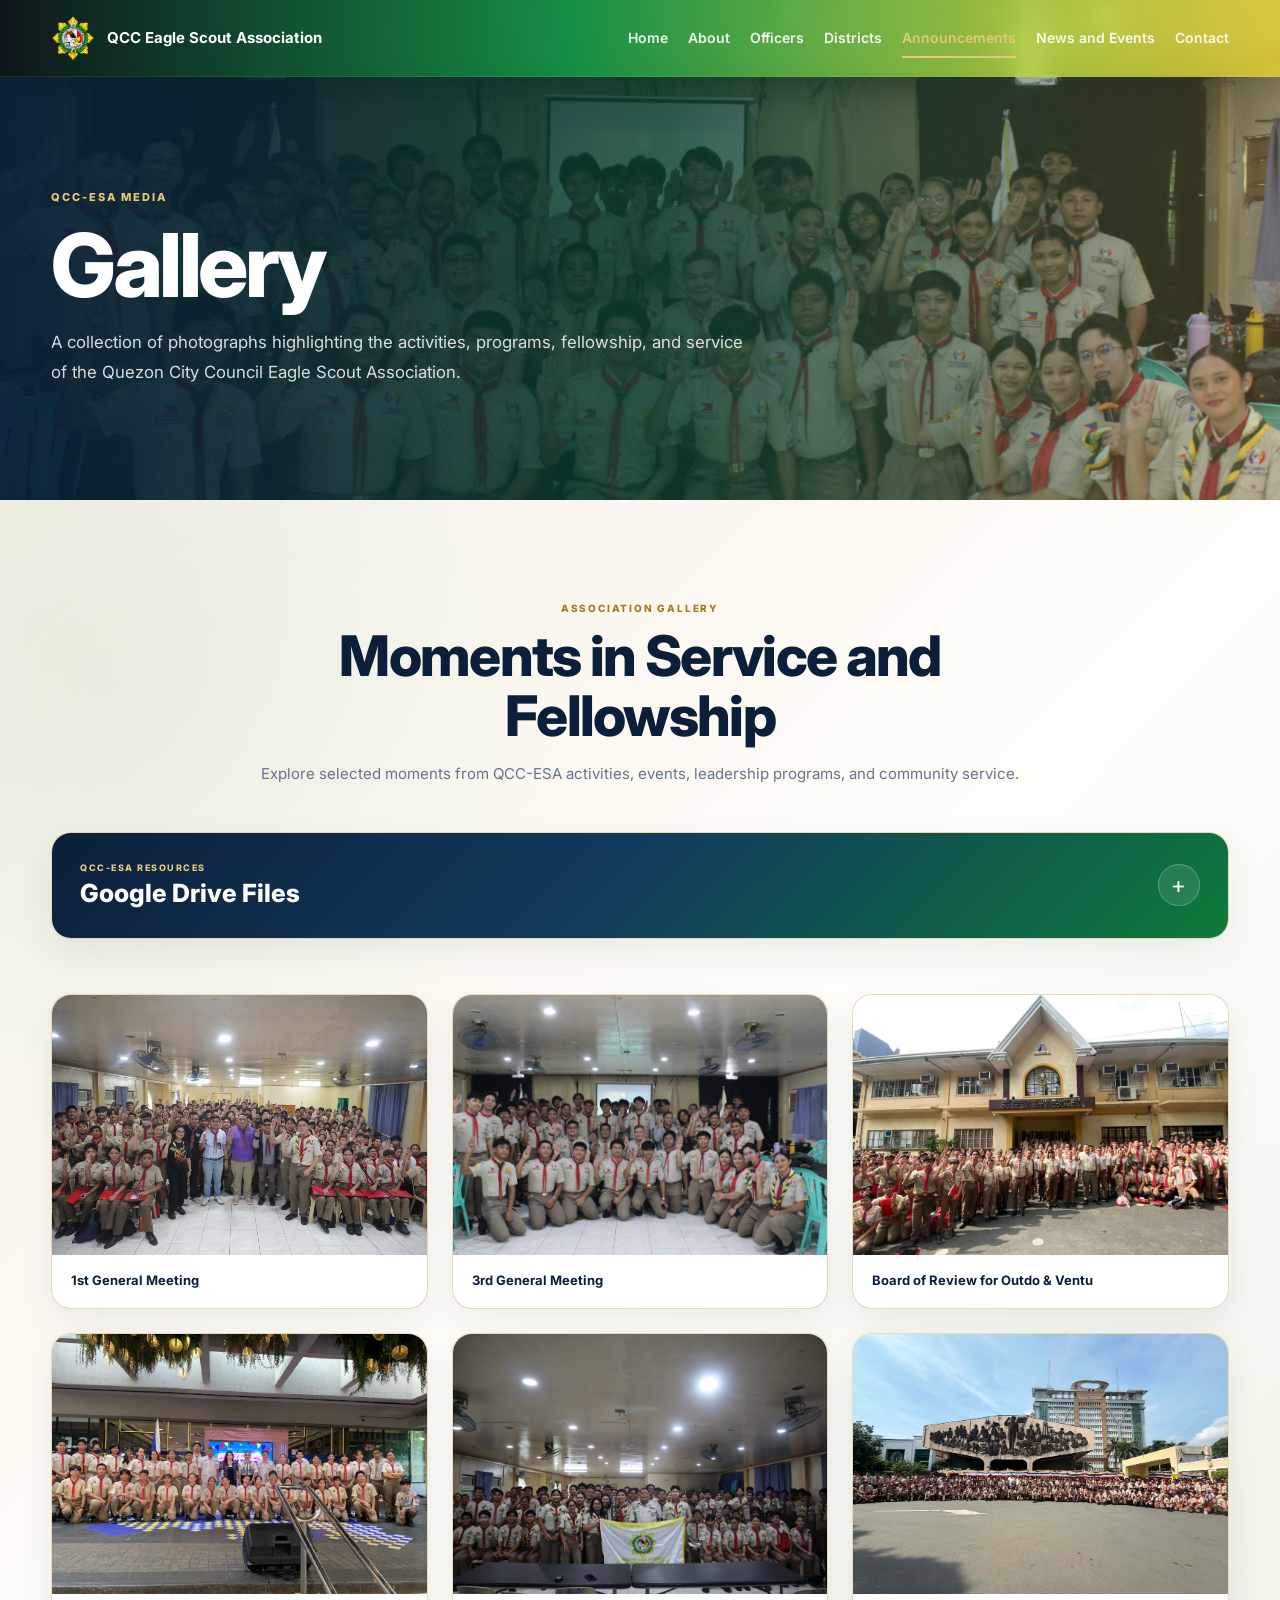
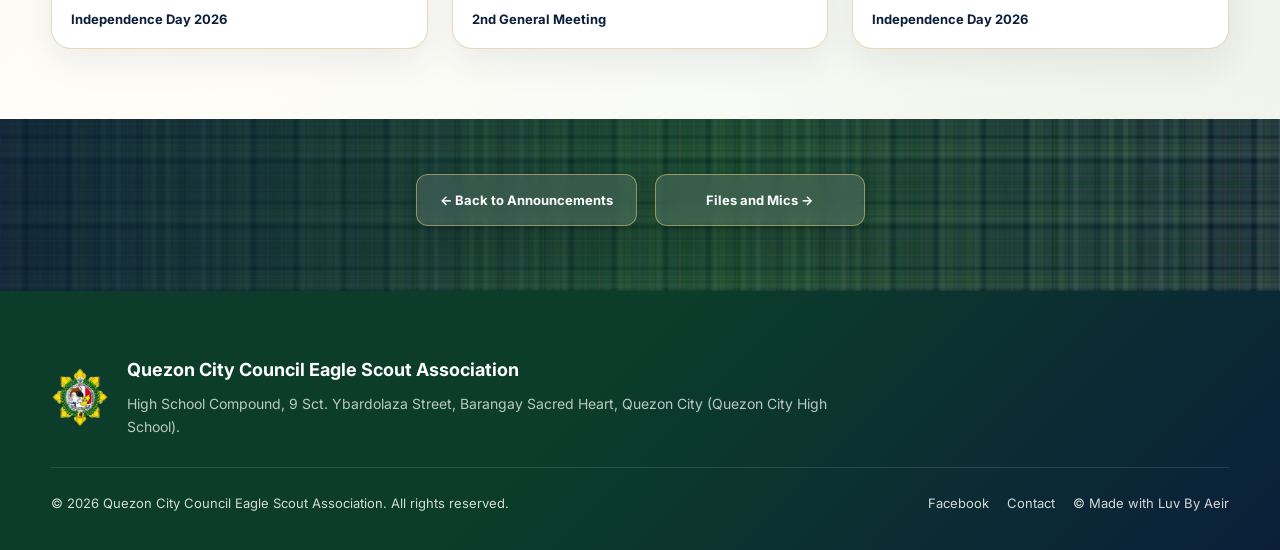
<file: gallery.html>
<!DOCTYPE html>
<html lang="en">

<head>

  <meta charset="UTF-8">

  <meta
    name="viewport"
    content="width=device-width, initial-scale=1.0"
  >

  <title>Gallery | QCC-ESA</title>

  <link
    rel="icon"
    type="image/png"
    href="images/logo.png"
  >


  <!-- ============================================================
       GOOGLE FONT
       ============================================================ -->

  <link
    rel="preconnect"
    href="https://fonts.googleapis.com"
  >

  <link
    rel="preconnect"
    href="https://fonts.gstatic.com"
    crossorigin
  >

  <link
    href="https://fonts.googleapis.com/css2?family=Inter:wght@400;500;600;700;800&display=swap"
    rel="stylesheet"
  >


  <!-- ============================================================
       SHARED NAVBAR
       ============================================================ -->

  <link
    rel="stylesheet"
    href="css/navbar.css"
  >


  <!-- ============================================================
       GALLERY PAGE CSS
       ============================================================ -->

  <link
    rel="stylesheet"
    href="css/gallery.css"
  >

</head>


<body>


<!-- ============================================================
     NAVBAR
     ============================================================ -->

<header class="site-navbar">

  <div class="site-navbar-inner">


    <!-- LOGO -->

    <a
      href="index.html"
      class="site-logo"
    >

      <img
        src="images/logo.png"
        alt="QCC-ESA Logo"
      >

      <span>
        QCC Eagle Scout Association
      </span>

    </a>


    <!-- MOBILE MENU BUTTON -->

    <button
      class="menu-toggle"
      type="button"
      aria-label="Open navigation menu"
      aria-expanded="false"
      aria-controls="site-navigation"
    >

      <span></span>
      <span></span>
      <span></span>

    </button>


    <!-- NAVIGATION -->

    <nav
      class="site-navigation"
      id="site-navigation"
      aria-label="Main navigation"
    >

      <a href="index.html">
        Home
      </a>

      <a href="about.html">
        About
      </a>

      <a href="officers.html">
        Officers
      </a>

      <a href="districts.html">
        Districts
      </a>

      <a
        href="announcements.html"
        class="active"
      >
        Announcements
      </a>

      <a href="news-and-events.html">
        News and Events
      </a>

      <a href="contact.html">
        Contact
      </a>

    </nav>

  </div>

</header>


<!-- ============================================================
     MOBILE BACKDROP
     ============================================================ -->

<div class="nav-backdrop"></div>



<!-- ============================================================
     MAIN
     ============================================================ -->

<main>


  <!-- ============================================================
       HERO
       ============================================================ -->

  <section class="gallery-hero">

    <div class="gallery-hero-overlay"></div>

    <div class="gallery-hero-content">

      <span class="gallery-hero-eyebrow">
        QCC-ESA MEDIA
      </span>

      <h1>
        Gallery
      </h1>

      <p>
        A collection of photographs highlighting the activities,
        programs, fellowship, and service of the Quezon City
        Council Eagle Scout Association.
      </p>

    </div>

  </section>



  <!-- ============================================================
       GALLERY SECTION
       ============================================================ -->

  <section class="gallery-section">

    <div class="gallery-container">


      <!-- ========================================================
           SECTION HEADER
           ======================================================== -->

      <div class="gallery-header">

        <span>
          ASSOCIATION GALLERY
        </span>

        <h2>
          Moments in Service and Fellowship
        </h2>

        <p>
          Explore selected moments from QCC-ESA activities,
          events, leadership programs, and community service.
        </p>

      </div>



      <!-- ========================================================
           GOOGLE DRIVE RESOURCES
           ======================================================== -->

      <section class="gallery-drive-section">

        <div class="gallery-drive-container">

          <div class="gallery-drive-card">


            <!-- ==================================================
                 COLLAPSABLE HEADER
                 ================================================== -->

            <button
              type="button"
              class="gallery-drive-toggle"
              aria-expanded="false"
              aria-controls="gallery-drive-content"
            >

              <div>

                <span class="gallery-drive-label">
                  QCC-ESA RESOURCES
                </span>

                <h2>
                  Google Drive Files
                </h2>

              </div>


              <span
                class="gallery-drive-icon"
                aria-hidden="true"
              >
                +
              </span>

            </button>



            <!-- ==================================================
                 COLLAPSABLE CONTENT
                 ================================================== -->

            <div
              class="gallery-drive-content"
              id="gallery-drive-content"
            >

              <p class="gallery-drive-description">
                Access photos, event materials, videos, documents,
                and other QCC-ESA resources stored in Google Drive.
              </p>


              <div class="gallery-drive-links">


                <!-- ==================================================
                     3RD GENERAL MEETING
                     ================================================== -->

                <a
                  href="https://drive.google.com/drive/folders/1e0LyEUA9qQqCALS9secA4psWDDTtc9Rq?usp=drive_link"
                  target="_blank"
                  rel="noopener noreferrer"
                  class="gallery-drive-link"
                >

                  <div>

                    <span>
                      GOOGLE DRIVE
                    </span>

                    <strong>
                      3rd General Meeting
                    </strong>

                  </div>

                  <span class="gallery-drive-arrow">
                    →
                  </span>

                </a>



                <!-- ==================================================
                     INDEPENDENCE DAY
                     ================================================== -->

                <a
                  href="https://drive.google.com/drive/folders/1_jJNUOLbXtu0alVD3o_jGJ4QcXdYgIrM?usp=drive_link"
                  target="_blank"
                  rel="noopener noreferrer"
                  class="gallery-drive-link"
                >

                  <div>

                    <span>
                      GOOGLE DRIVE
                    </span>

                    <strong>
                      Independence Day
                    </strong>

                  </div>

                  <span class="gallery-drive-arrow">
                    →
                  </span>

                </a>



                <!-- ==================================================
                     GENERAL MEETING
                     ================================================== -->

                <a
                  href="https://drive.google.com/drive/folders/1MchkgIVIpwHQtw0E6_St-WM74ttnlSar?usp=drive_link"
                  target="_blank"
                  rel="noopener noreferrer"
                  class="gallery-drive-link"
                >

                  <div>

                    <span>
                      GOOGLE DRIVE
                    </span>

                    <strong>
                      General Meeting
                    </strong>

                  </div>

                  <span class="gallery-drive-arrow">
                    →
                  </span>

                </a>



                <!-- ==================================================
                     MB WORKSHOP
                     ================================================== -->

                <a
                  href="https://drive.google.com/drive/folders/1XjNKWHcdBehAY1UO2qFyy8UIOHZTKWgR?usp=drive_link"
                  target="_blank"
                  rel="noopener noreferrer"
                  class="gallery-drive-link"
                >

                  <div>

                    <span>
                      GOOGLE DRIVE
                    </span>

                    <strong>
                      MB Workshop
                    </strong>

                  </div>

                  <span class="gallery-drive-arrow">
                    →
                  </span>

                </a>



                <!-- ==================================================
                     HOPIA DAY
                     ================================================== -->

                <a
                  href="https://drive.google.com/drive/folders/1ehr9vg3sjtkGDwLIdJnUDXmDRr0-8-cd?usp=drive_link"
                  target="_blank"
                  rel="noopener noreferrer"
                  class="gallery-drive-link"
                >

                  <div>

                    <span>
                      GOOGLE DRIVE
                    </span>

                    <strong>
                      Hopia Day
                    </strong>

                  </div>

                  <span class="gallery-drive-arrow">
                    →
                  </span>

                </a>



                <!-- ==================================================
                     BOR OUTDOORSMAN AND VENTURER 2026
                     ================================================== -->

                <a
                  href="https://drive.google.com/drive/folders/1ZenYNKQR0-l1cBnmBCu4TDPabgtZ28iA?usp=drive_link"
                  target="_blank"
                  rel="noopener noreferrer"
                  class="gallery-drive-link"
                >

                  <div>

                    <span>
                      GOOGLE DRIVE
                    </span>

                    <strong>
                      BOR Outdoorsman and Venturer 2026
                    </strong>

                  </div>

                  <span class="gallery-drive-arrow">
                    →
                  </span>

                </a>



                <!-- ==================================================
                     BRIGADA 2026
                     ================================================== -->

                <a
                  href="https://drive.google.com/drive/folders/14UwSSsutGJwfbDJpPTwTgSQ9UjIRYs1V?usp=drive_link"
                  target="_blank"
                  rel="noopener noreferrer"
                  class="gallery-drive-link"
                >

                  <div>

                    <span>
                      GOOGLE DRIVE
                    </span>

                    <strong>
                      Brigada 2026
                    </strong>

                  </div>

                  <span class="gallery-drive-arrow">
                    →
                  </span>

                </a>



                <!-- ==================================================
                     RECRUITMENT AND PROMO VIDEOS
                     ================================================== -->

                <a
                  href="https://drive.google.com/drive/folders/1RIDtd3LmR8OTkTHLdIdeGf5Bv_MGHgZa?usp=drive_link"
                  target="_blank"
                  rel="noopener noreferrer"
                  class="gallery-drive-link"
                >

                  <div>

                    <span>
                      GOOGLE DRIVE
                    </span>

                    <strong>
                      Recruitment and Promo Videos
                    </strong>

                  </div>

                  <span class="gallery-drive-arrow">
                    →
                  </span>

                </a>



                <!-- ==================================================
                     DOCUMENTS AND FILES
                     A.O. AND D.O. ONLY
                     ================================================== -->

                <a
                  href="https://drive.google.com/drive/folders/1Ux7M_xepSf3Mr6Xd0Px1ORgWjYnMBj9e?usp=drive_link"
                  target="_blank"
                  rel="noopener noreferrer"
                  class="gallery-drive-link gallery-drive-restricted"
                >

                  <div>

                    <span>
                      A.O. / D.O. ONLY
                    </span>

                    <strong>
                      Documents and Files
                    </strong>

                  </div>

                  <span class="gallery-drive-arrow">
                    →
                  </span>

                </a>


              </div>

            </div>

          </div>

        </div>

      </section>



      <!-- ========================================================
           GALLERY GRID
           ======================================================== -->

      <div class="gallery-grid">


        <!-- IMAGE 1 -->

        <figure class="gallery-card">

          <div class="gallery-image">

            <img
              src="images/gallery/gallery-01.jpg"
              alt="QCC-ESA Activity 1"
              loading="lazy"
            >

          </div>

          <figcaption>
            1st General Meeting
          </figcaption>

        </figure>



        <!-- IMAGE 2 -->

        <figure class="gallery-card">

          <div class="gallery-image">

            <img
              src="images/gallery/gallery-02.jpg"
              alt="QCC-ESA Activity 2"
              loading="lazy"
            >

          </div>

          <figcaption>
            3rd General Meeting
          </figcaption>

        </figure>



        <!-- IMAGE 3 -->

        <figure class="gallery-card">

          <div class="gallery-image">

            <img
              src="images/gallery/gallery-03.jpg"
              alt="QCC-ESA Activity 3"
              loading="lazy"
            >

          </div>

          <figcaption>
            Board of Review for Outdo & Ventu
          </figcaption>

        </figure>



        <!-- IMAGE 4 -->

        <figure class="gallery-card">

          <div class="gallery-image">

            <img
              src="images/gallery/gallery-04.jpg"
              alt="QCC-ESA Activity 4"
              loading="lazy"
            >

          </div>

          <figcaption>
            Independence Day 2026
          </figcaption>

        </figure>



        <!-- IMAGE 5 -->

        <figure class="gallery-card">

          <div class="gallery-image">

            <img
              src="images/gallery/gallery-05.jpg"
              alt="QCC-ESA Activity 5"
              loading="lazy"
            >

          </div>

          <figcaption>
            2nd General Meeting
          </figcaption>

        </figure>



        <!-- IMAGE 6 -->

        <figure class="gallery-card">

          <div class="gallery-image">

            <img
              src="images/gallery/gallery-06.jpg"
              alt="QCC-ESA Activity 6"
              loading="lazy"
            >

          </div>

          <figcaption>
            Independence Day 2026
          </figcaption>

        </figure>


      </div>

    </div>

  </section>



  <!-- ============================================================
       PAGE NAVIGATION
       ============================================================ -->

  <section class="gallery-page-navigation">

    <div class="gallery-page-navigation-overlay"></div>

    <div class="gallery-page-navigation-inner">

      <a
        href="announcements.html"
        class="gallery-nav-button"
      >
        ← Back to Announcements
      </a>


      <a
        href="files-and-mics.html"
        class="gallery-nav-button"
      >
        Files and Mics →
      </a>

    </div>

  </section>


</main>



<!-- ============================================================
     FOOTER
     ============================================================ -->

<footer class="site-footer">

  <div class="site-footer-inner">


    <div class="footer-brand">

      <img
        src="images/logo.png"
        alt="QCC-ESA Logo"
      >

      <div>

        <h3>
          Quezon City Council Eagle Scout Association
        </h3>

        <p>
          High School Compound, 9 Sct. Ybardolaza Street,
          Barangay Sacred Heart, Quezon City
          (Quezon City High School).
        </p>

      </div>

    </div>


    <div class="footer-bottom">

      <p>
        © 2026 Quezon City Council Eagle Scout Association.
        All rights reserved.
      </p>


      <div class="footer-links">

        <a
          href="https://www.facebook.com/qceaglescout"
          target="_blank"
          rel="noopener noreferrer"
        >
          Facebook
        </a>

        <a href="contact.html">
          Contact
        </a>

        <a
          href="https://www.facebook.com/aeirplx"
          target="_blank"
          rel="noopener noreferrer"
        >
          © Made with Luv By Aeir
        </a>

      </div>

    </div>

  </div>

</footer>



<!-- ============================================================
     JAVASCRIPT
     ============================================================ -->

<script src="js/navbar.js"></script>


<script>

  /* ==========================================================
     GOOGLE DRIVE COLLAPSE
     ========================================================== */

  document
    .querySelectorAll(".gallery-drive-toggle")
    .forEach((button) => {

      button.addEventListener("click", () => {

        const card =
          button.closest(".gallery-drive-card");

        const isOpen =
          card.classList.toggle("open");

        button.setAttribute(
          "aria-expanded",
          String(isOpen)
        );

      });

    });

</script>


</body>
</html>
</file>
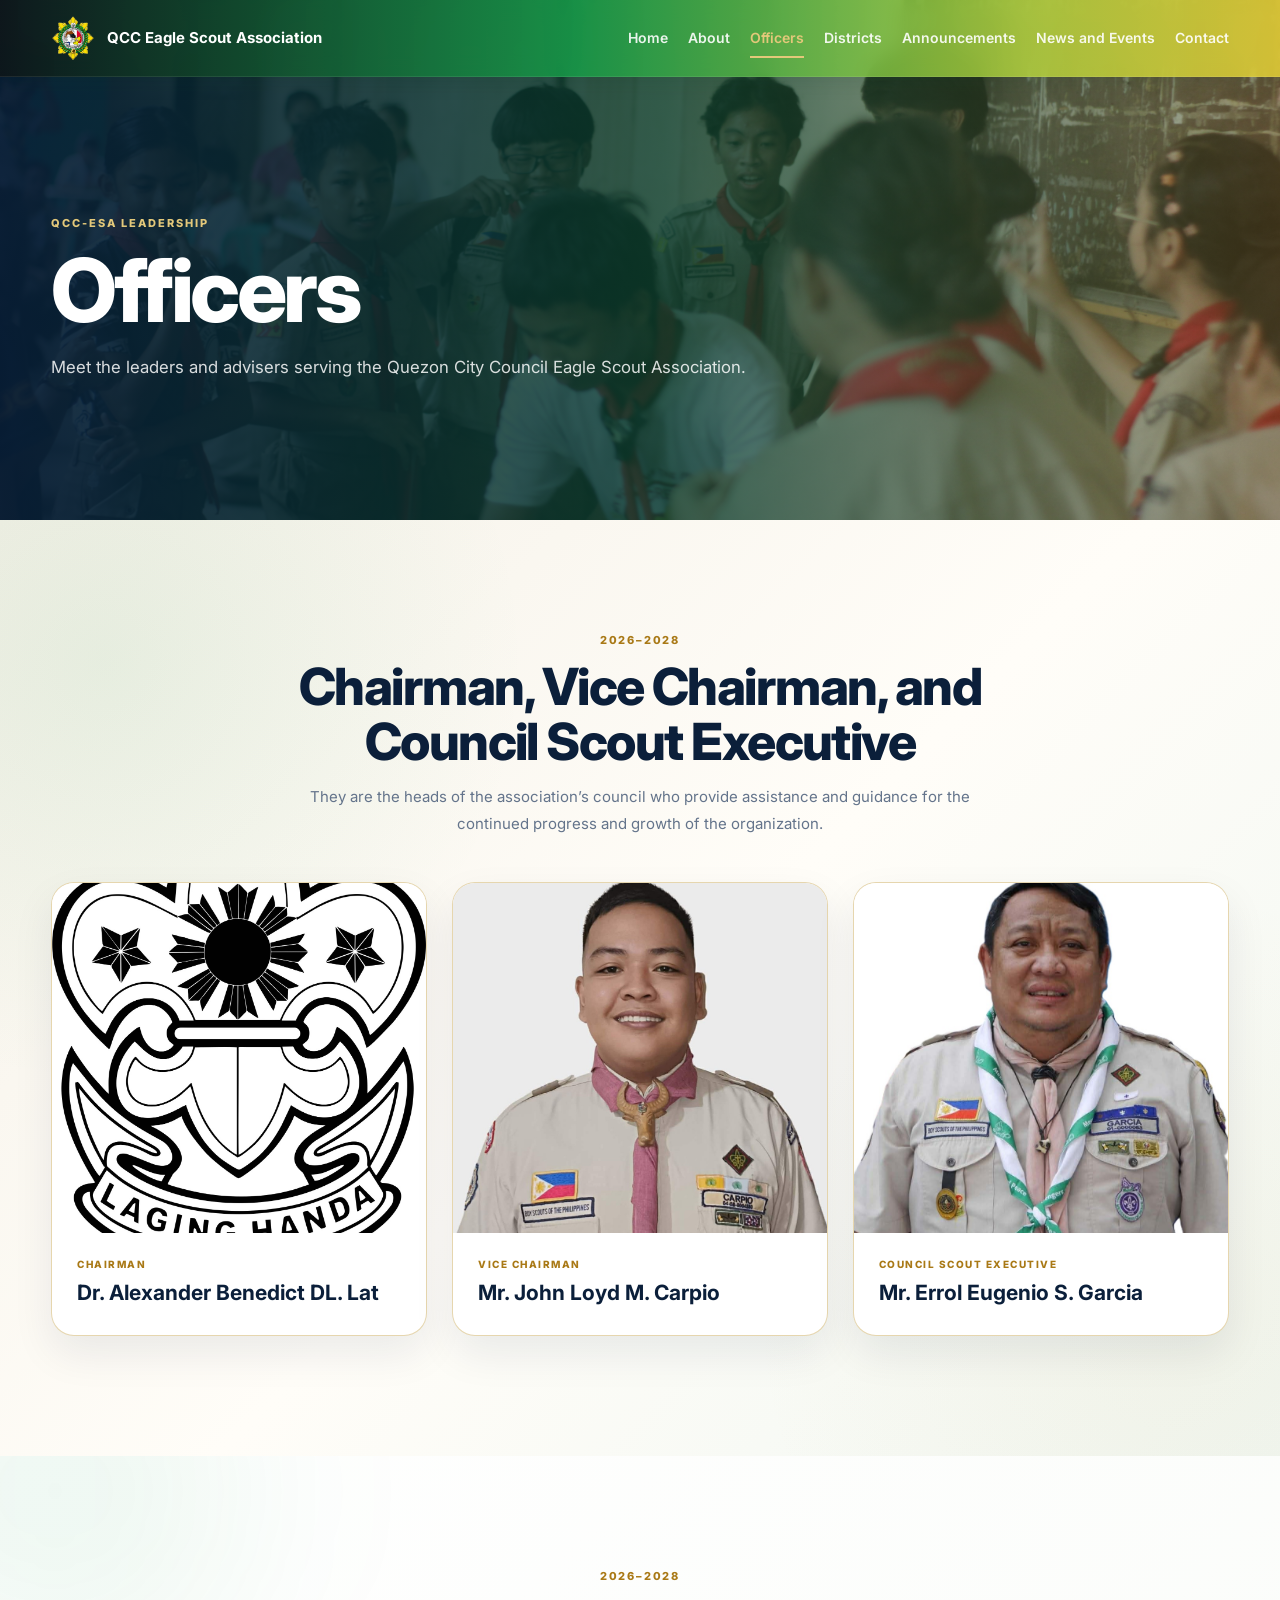
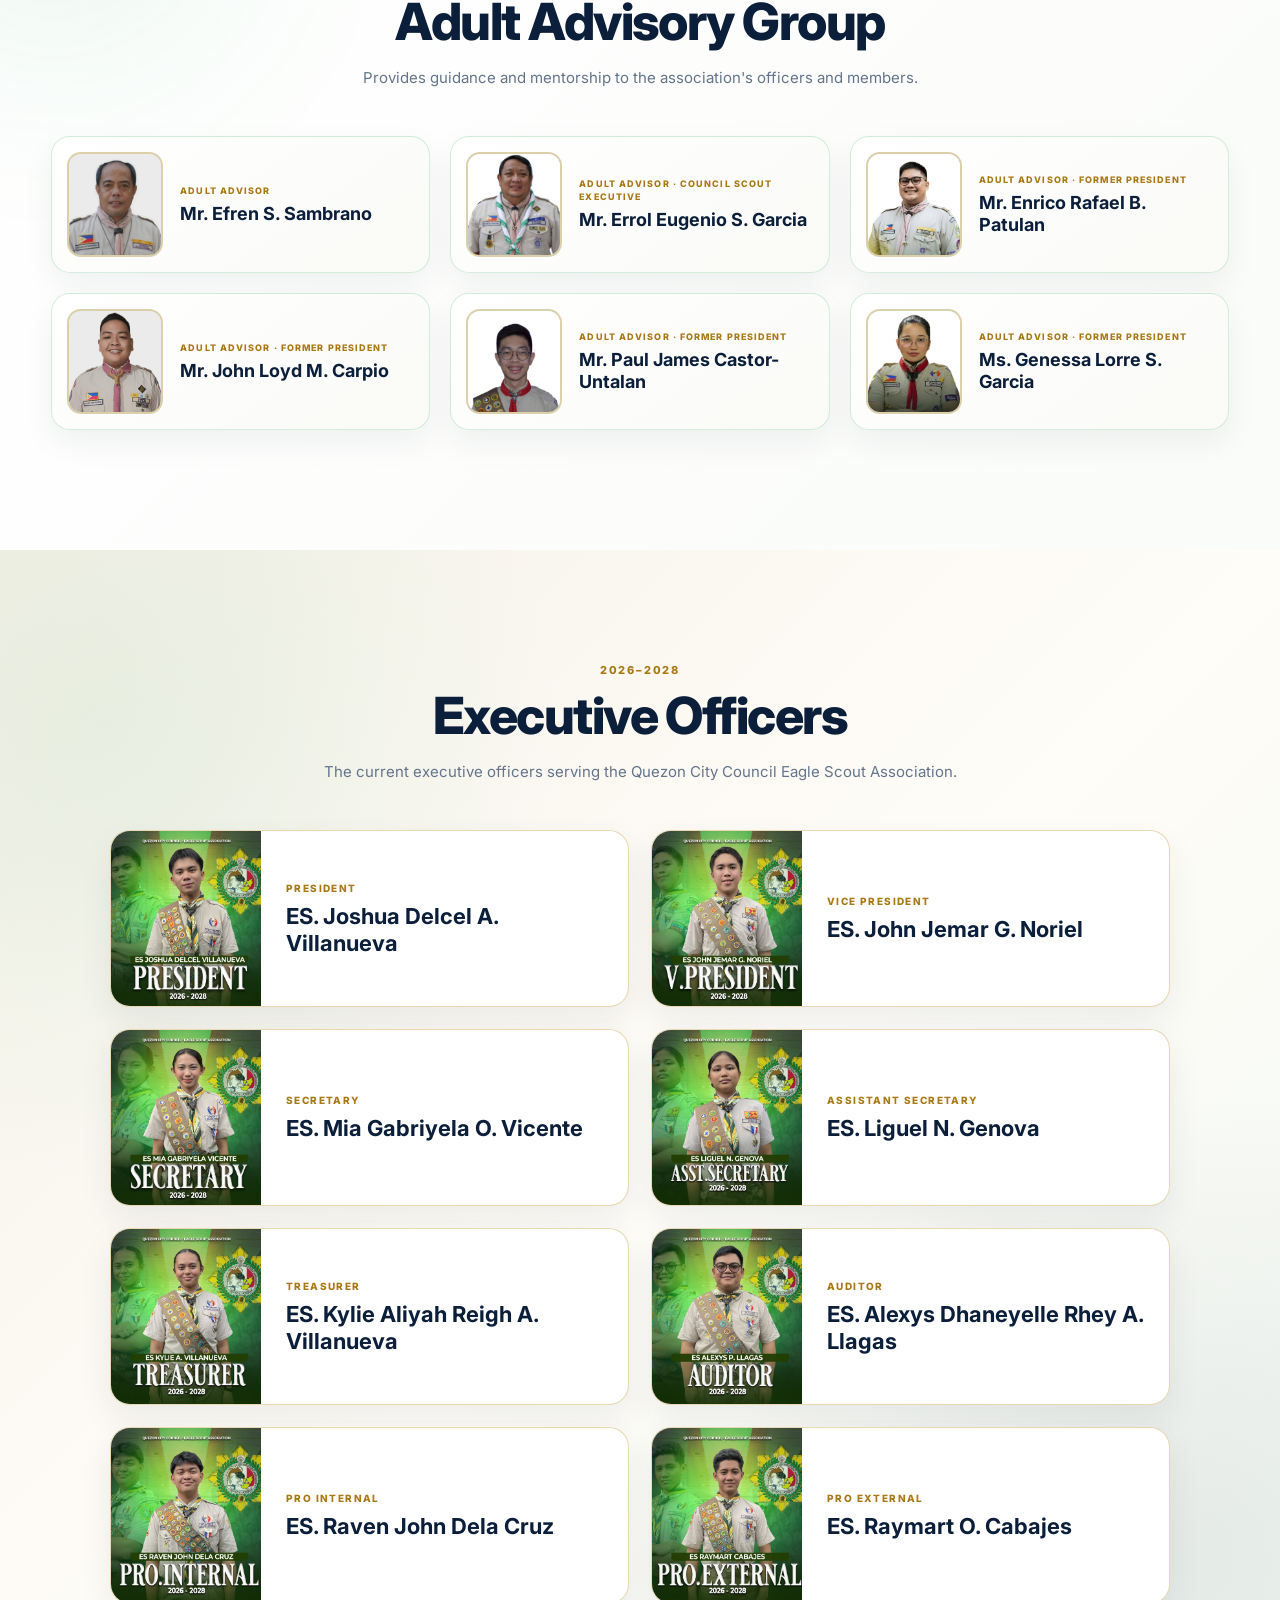
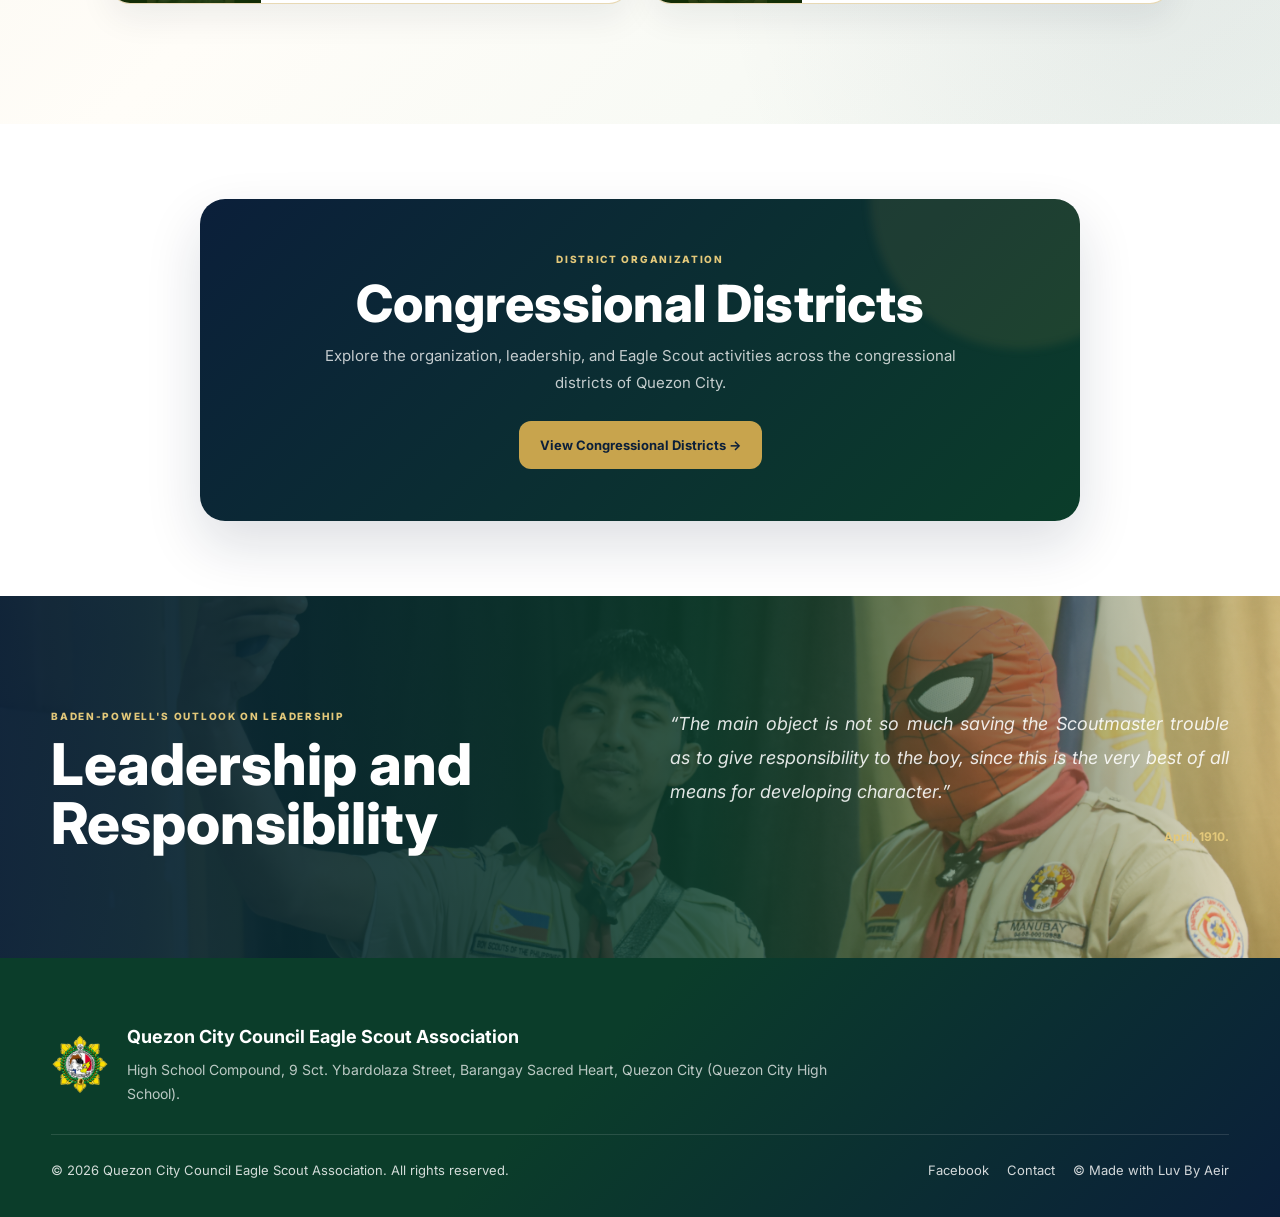
<file: officers.html>
<!DOCTYPE html>
<html lang="en">

<head>

  <meta charset="UTF-8">

  <meta
    name="viewport"
    content="width=device-width, initial-scale=1.0"
  >

  <title>Officers | QCC-ESA</title>

  <link
    rel="icon"
    type="image/png"
    href="images/logo.png"
  >


  <!-- ============================================================
       GOOGLE FONTS
       ============================================================ -->

  <link
    rel="preconnect"
    href="https://fonts.googleapis.com"
  >

  <link
    rel="preconnect"
    href="https://fonts.gstatic.com"
    crossorigin
  >

  <link
    href="https://fonts.googleapis.com/css2?family=Inter:wght@400;500;600;700;800&display=swap"
    rel="stylesheet"
  >


  <!-- ============================================================
       SHARED NAVBAR + FOOTER
       ============================================================ -->

  <link
    rel="stylesheet"
    href="css/navbar.css"
  >


  <!-- ============================================================
       OFFICERS PAGE
       ============================================================ -->

  <link
    rel="stylesheet"
    href="css/officers.css"
  >

</head>


<body>


<!-- ============================================================
     NAVBAR
     ============================================================ -->

<header class="site-navbar">

  <div class="site-navbar-inner">


    <!-- LOGO -->

    <a
      href="index.html"
      class="site-logo"
    >

      <img
        src="images/logo.png"
        alt="QCC-ESA Logo"
      >

      <span>
        QCC Eagle Scout Association
      </span>

    </a>


    <!-- MOBILE MENU BUTTON -->

    <button
      class="menu-toggle"
      type="button"
      aria-label="Open navigation menu"
      aria-expanded="false"
      aria-controls="site-navigation"
    >

      <span></span>
      <span></span>
      <span></span>

    </button>


    <!-- NAVIGATION -->

    <nav
      class="site-navigation"
      id="site-navigation"
      aria-label="Main navigation"
    >

      <a href="index.html">
        Home
      </a>

      <a href="about.html">
        About
      </a>

      <a
        href="officers.html"
        class="active"
      >
        Officers
      </a>

      <a href="districts.html">
        Districts
      </a>

      <a href="anu.html">
        Announcements
      </a>

      <a href="news-and-events.html">
        News and Events
      </a>

      <a href="contact.html">
        Contact
      </a>

    </nav>

  </div>

</header>


<!-- ============================================================
     MOBILE BACKDROP
     ============================================================ -->

<div class="nav-backdrop"></div>



<!-- ============================================================
     MAIN
     ============================================================ -->

<main>


  <!-- ============================================================
       HERO
       ============================================================ -->

  <section class="officers-hero">

    <div class="officers-hero-overlay"></div>

    <div class="officers-hero-content">

      <span class="officers-hero-eyebrow">
        QCC-ESA LEADERSHIP
      </span>

      <h1>
        Officers
      </h1>

      <p>
        Meet the leaders and advisers serving the
        Quezon City Council Eagle Scout Association.
      </p>

    </div>

  </section>



  <!-- ============================================================
       SECTION 1
       COUNCIL LEADERSHIP
       ============================================================ -->

  <section class="officers-council-section">

    <div class="officers-container">


      <div class="officers-section-heading">

        <span>
          2026–2028
        </span>

        <h2>
          Chairman, Vice Chairman, and Council Scout Executive
        </h2>

        <p>
          They are the heads of the association’s council who provide
          assistance and guidance for the continued progress and growth
          of the organization.
        </p>

      </div>


      <div class="officers-council-grid">


        <!-- CHAIRMAN -->

        <article class="officer-feature-card">

          <div class="officer-feature-image">

            <img
              src="images/officers/placer.jpg"
              alt="Dr. Alexander Benedict DL. Lat"
            >

          </div>

          <div class="officer-feature-content">

            <span>
              Chairman
            </span>

            <h3>
              Dr. Alexander Benedict DL. Lat
            </h3>

          </div>

        </article>



        <!-- VICE CHAIRMAN -->

        <article class="officer-feature-card">

          <div class="officer-feature-image">

            <img
              src="images/officers/carpio.jpg"
              alt="John M. Carpio"
            >

          </div>

          <div class="officer-feature-content">

            <span>
              Vice Chairman
            </span>

            <h3>
              Mr. John Loyd M. Carpio
            </h3>

          </div>

        </article>



        <!-- COUNCIL SCOUT EXECUTIVE -->

        <article class="officer-feature-card">

          <div class="officer-feature-image">

            <img
              src="images/officers/garcia-errol.jpg"
              alt="Mr. Errol Eugenio S. Garcia"
            >

          </div>

          <div class="officer-feature-content">

            <span>
              Council Scout Executive
            </span>

            <h3>
              Mr. Errol Eugenio S. Garcia
            </h3>

          </div>

        </article>


      </div>

    </div>

  </section>



  <!-- ============================================================
       SECTION 2
       ADULT ADVISORY GROUP
       ============================================================ -->

  <section class="officers-advisory-section">

    <div class="officers-container">


      <div class="officers-section-heading">

        <span>
          2026–2028
        </span>

        <h2>
          Adult Advisory Group
        </h2>

        <p>
          Provides guidance and mentorship to the association's
          officers and members.
        </p>

      </div>



      <div class="officers-advisory-grid">


        <!-- EFREN -->

        <article class="officer-advisory-card">

          <div class="officer-advisory-image">

            <img
              src="images/officers/sambrano.jpg"
              alt="Mr. Efren S. Sambrano"
            >

          </div>

          <div class="officer-advisory-content">

            <span>
              Adult Advisor
            </span>

            <h3>
              Mr. Efren S. Sambrano
            </h3>

          </div>

        </article>



        <!-- ERROL -->

        <article class="officer-advisory-card">

          <div class="officer-advisory-image">

            <img
              src="images/officers/garcia-errol.jpg"
              alt="Mr. Errol Eugenio S. Garcia"
            >

          </div>

          <div class="officer-advisory-content">

            <span>
              Adult Advisor · Council Scout Executive
            </span>

            <h3>
              Mr. Errol Eugenio S. Garcia
            </h3>

          </div>

        </article>



        <!-- PATULAN -->

        <article class="officer-advisory-card">

          <div class="officer-advisory-image">

            <img
              src="images/officers/patulan.jpg"
              alt="Mr. Enrico Rafael B. Patulan"
            >

          </div>

          <div class="officer-advisory-content">

            <span>
              Adult Advisor · Former President
            </span>

            <h3>
              Mr. Enrico Rafael B. Patulan
            </h3>

          </div>

        </article>



        <!-- CARPIO -->

        <article class="officer-advisory-card">

          <div class="officer-advisory-image">

            <img
              src="images/officers/carpio.jpg"
              alt="Mr. John Loyd M. Carpio"
            >

          </div>

          <div class="officer-advisory-content">

            <span>
              Adult Advisor · Former President
            </span>

            <h3>
              Mr. John Loyd M. Carpio
            </h3>

          </div>

        </article>



        <!-- CASTOR -->

        <article class="officer-advisory-card">

          <div class="officer-advisory-image">

            <img
              src="images/officers/castor-untalan.jpg"
              alt="Mr. Paul James Castor-Untalan"
            >

          </div>

          <div class="officer-advisory-content">

            <span>
              Adult Advisor · Former President
            </span>

            <h3>
              Mr. Paul James Castor-Untalan
            </h3>

          </div>

        </article>



        <!-- GENESSA -->

        <article class="officer-advisory-card">

          <div class="officer-advisory-image">

            <img
              src="images/officers/garcia-genessa.jpg"
              alt="Ms. Genessa Lorre S. Garcia"
            >

          </div>

          <div class="officer-advisory-content">

            <span>
              Adult Advisor · Former President
            </span>

            <h3>
              Ms. Genessa Lorre S. Garcia
            </h3>

          </div>

        </article>


      </div>

    </div>

  </section>



  <!-- ============================================================
       SECTION 3
       EXECUTIVE OFFICERS
       ============================================================ -->

  <section class="officers-executive-section">

    <div class="officers-container">


      <div class="officers-section-heading">

        <span>
          2026–2028
        </span>

        <h2>
          Executive Officers
        </h2>

        <p>
          The current executive officers serving the
          Quezon City Council Eagle Scout Association.
        </p>

      </div>



      <div class="officers-executive-grid">


        <!-- PRESIDENT -->

        <article class="officer-executive-card">

          <div class="officer-executive-image">

            <img
              src="images/officers/president.jpg"
              alt="ES. Joshua Delcel A. Villanueva"
            >

          </div>

          <div class="officer-executive-content">

            <span>
              President
            </span>

            <h3>
              ES. Joshua Delcel A. Villanueva
            </h3>

          </div>

        </article>



        <!-- VICE PRESIDENT -->

        <article class="officer-executive-card">

          <div class="officer-executive-image">

            <img
              src="images/officers/vice-president.jpg"
              alt="ES. John Jemar G. Noriel"
            >

          </div>

          <div class="officer-executive-content">

            <span>
              Vice President
            </span>

            <h3>
              ES. John Jemar G. Noriel
            </h3>

          </div>

        </article>



        <!-- SECRETARY -->

        <article class="officer-executive-card">

          <div class="officer-executive-image">

            <img
              src="images/officers/secretary.jpg"
              alt="ES. Mia Gabriyela O. Vicente"
            >

          </div>

          <div class="officer-executive-content">

            <span>
              Secretary
            </span>

            <h3>
              ES. Mia Gabriyela O. Vicente
            </h3>

          </div>

        </article>



        <!-- ASSISTANT SECRETARY -->

        <article class="officer-executive-card">

          <div class="officer-executive-image">

            <img
              src="images/officers/asst-secretary.jpg"
              alt="ES. Liguel N. Genova"
            >

          </div>

          <div class="officer-executive-content">

            <span>
              Assistant Secretary
            </span>

            <h3>
              ES. Liguel N. Genova
            </h3>

          </div>

        </article>



        <!-- TREASURER -->

        <article class="officer-executive-card">

          <div class="officer-executive-image">

            <img
              src="images/officers/treasurer.jpg"
              alt="ES. Kylie Aliyah Reigh A. Villanueva"
            >

          </div>

          <div class="officer-executive-content">

            <span>
              Treasurer
            </span>

            <h3>
              ES. Kylie Aliyah Reigh A. Villanueva
            </h3>

          </div>

        </article>



        <!-- AUDITOR -->

        <article class="officer-executive-card">

          <div class="officer-executive-image">

            <img
              src="images/officers/auditor.jpg"
              alt="ES. Alexys Dhaneyelle Rhey A. Llagas"
            >

          </div>

          <div class="officer-executive-content">

            <span>
              Auditor
            </span>

            <h3>
              ES. Alexys Dhaneyelle Rhey A. Llagas
            </h3>

          </div>

        </article>



        <!-- PRO INTERNAL -->

        <article class="officer-executive-card">

          <div class="officer-executive-image">

            <img
              src="images/officers/pro-internal.jpg"
              alt="ES. Raven John Dela Cruz"
            >

          </div>

          <div class="officer-executive-content">

            <span>
              PRO Internal
            </span>

            <h3>
              ES. Raven John Dela Cruz
            </h3>

          </div>

        </article>



        <!-- PRO EXTERNAL -->

        <article class="officer-executive-card">

          <div class="officer-executive-image">

            <img
              src="images/officers/pro-external.jpg"
              alt="ES. Raymart O. Cabajes"
            >

          </div>

          <div class="officer-executive-content">

            <span>
              PRO External
            </span>

            <h3>
              ES. Raymart O. Cabajes
            </h3>

          </div>

        </article>


      </div>

    </div>

  </section>



  <!-- ============================================================
       CONGRESSIONAL DISTRICTS
       ============================================================ -->

  <section class="officers-district-section">

    <div class="officers-container">

      <div class="officers-district-card">

        <span>
          DISTRICT ORGANIZATION
        </span>

        <h2>
          Congressional Districts
        </h2>

        <p>
          Explore the organization, leadership, and Eagle Scout
          activities across the congressional districts of Quezon City.
        </p>

        <a
          href="districts.html"
          class="officers-district-button"
        >
          View Congressional Districts →
        </a>

      </div>

    </div>

  </section>



  <!-- ============================================================
       BADEN-POWELL MESSAGE
       ============================================================ -->

  <section class="officers-message-section">

    <div class="officers-message-overlay"></div>

    <div class="officers-container">

      <div class="officers-message-grid">


        <div>

          <span class="officers-message-label">
            BADEN-POWELL'S OUTLOOK ON LEADERSHIP
          </span>

          <h2>
            Leadership and Responsibility
          </h2>

        </div>


        <div>

          <p class="officers-message-quote">
            “The main object is not so much saving the Scoutmaster
            trouble as to give responsibility to the boy, since this
            is the very best of all means for developing character.”
          </p>

          <span class="officers-message-date">
            April, 1910.
          </span>

        </div>


      </div>

    </div>

  </section>


</main>



<!-- ============================================================
     FOOTER
     ============================================================ -->

<footer class="site-footer">

  <div class="site-footer-inner">

    <div class="footer-brand">

      <img
        src="images/logo.png"
        alt="QCC-ESA Logo"
      >

      <div>

        <h3>
          Quezon City Council Eagle Scout Association
        </h3>

        <p>
          High School Compound, 9 Sct. Ybardolaza Street,
          Barangay Sacred Heart, Quezon City
          (Quezon City High School).
        </p>

      </div>

    </div>


    <div class="footer-bottom">

      <p>
        © 2026 Quezon City Council Eagle Scout Association.
        All rights reserved.
      </p>


      <div class="footer-links">

        <a
          href="https://www.facebook.com/qceaglescout"
          target="_blank"
          rel="noopener noreferrer"
        >
          Facebook
        </a>

        <a href="contact.html">
          Contact
        </a>

        <a
          href="https://www.facebook.com/aeirplx"
          target="_blank"
          rel="noopener noreferrer"
        >
          © Made with Luv By Aeir
        </a>

      </div>

    </div>

  </div>

</footer>


<!-- ============================================================
     JAVASCRIPT
     ============================================================ -->

<script src="js/navbar.js"></script>

</body>
</html>
</file>
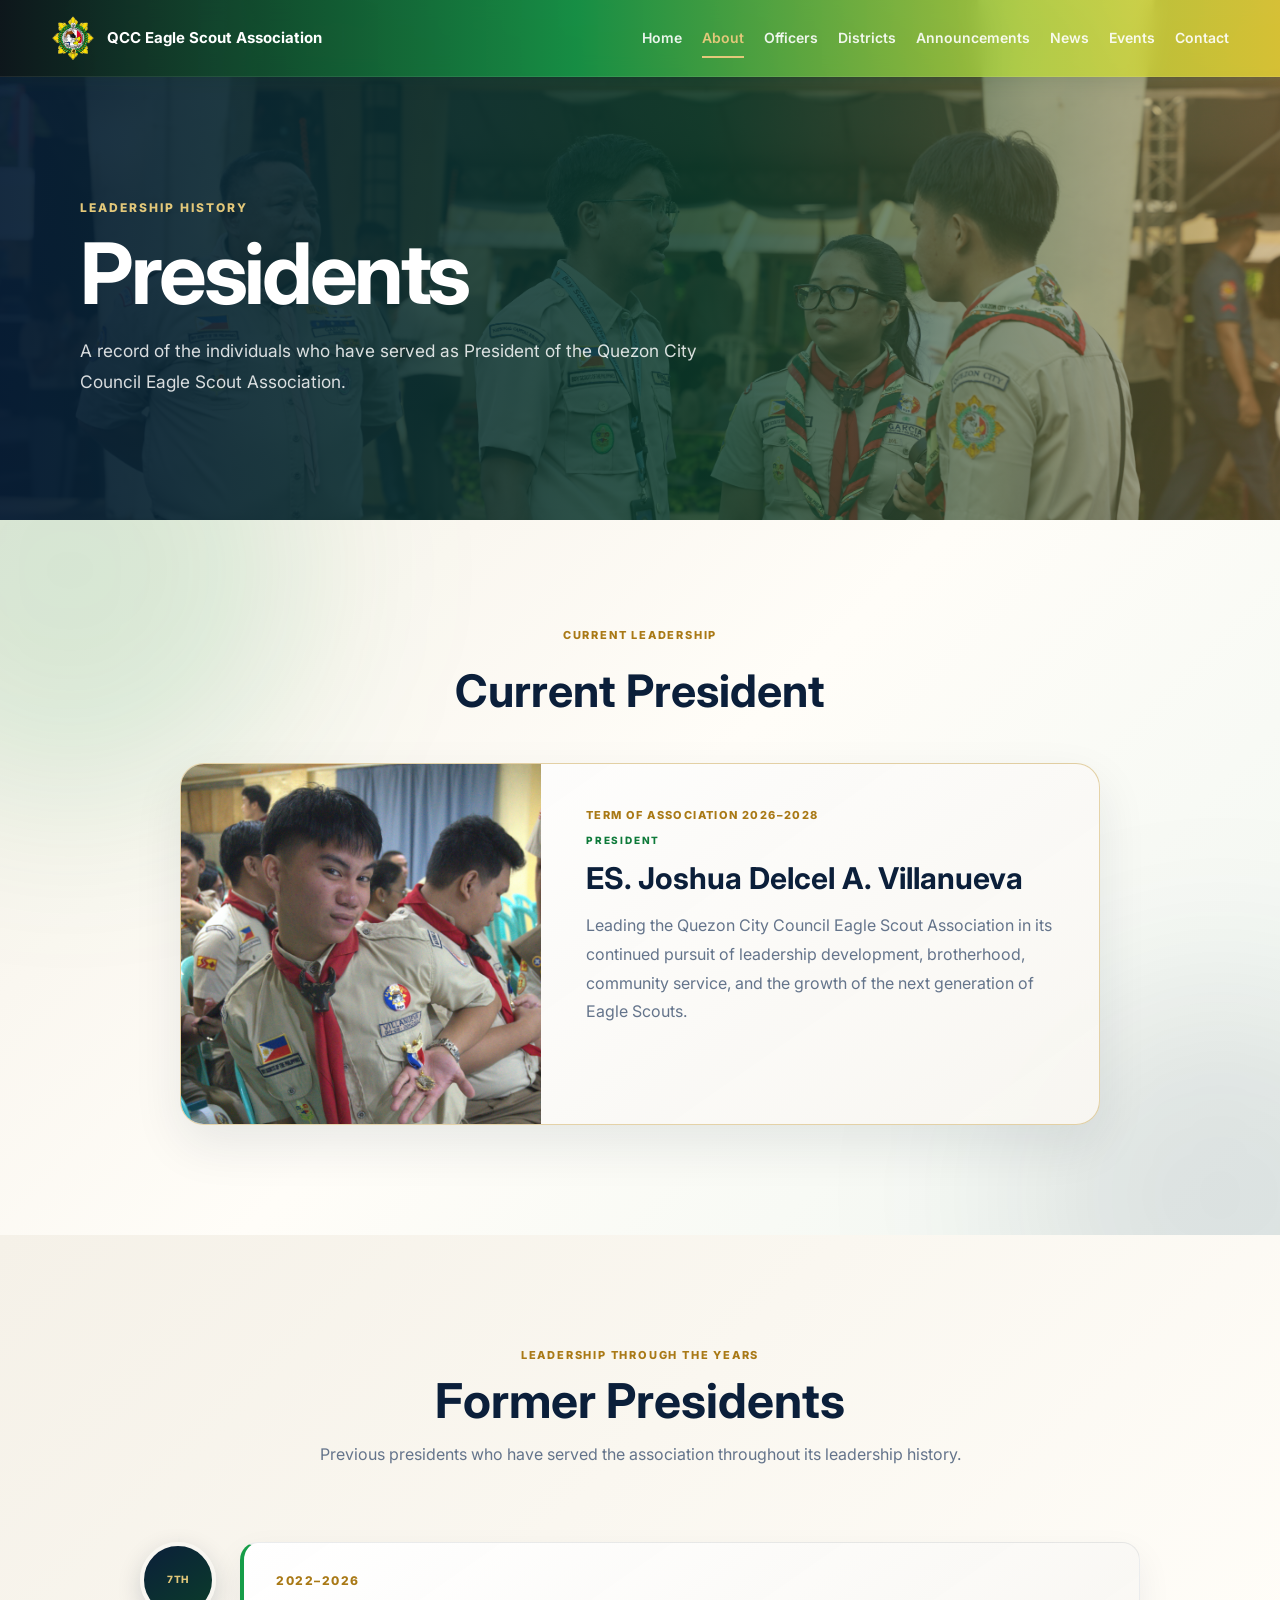
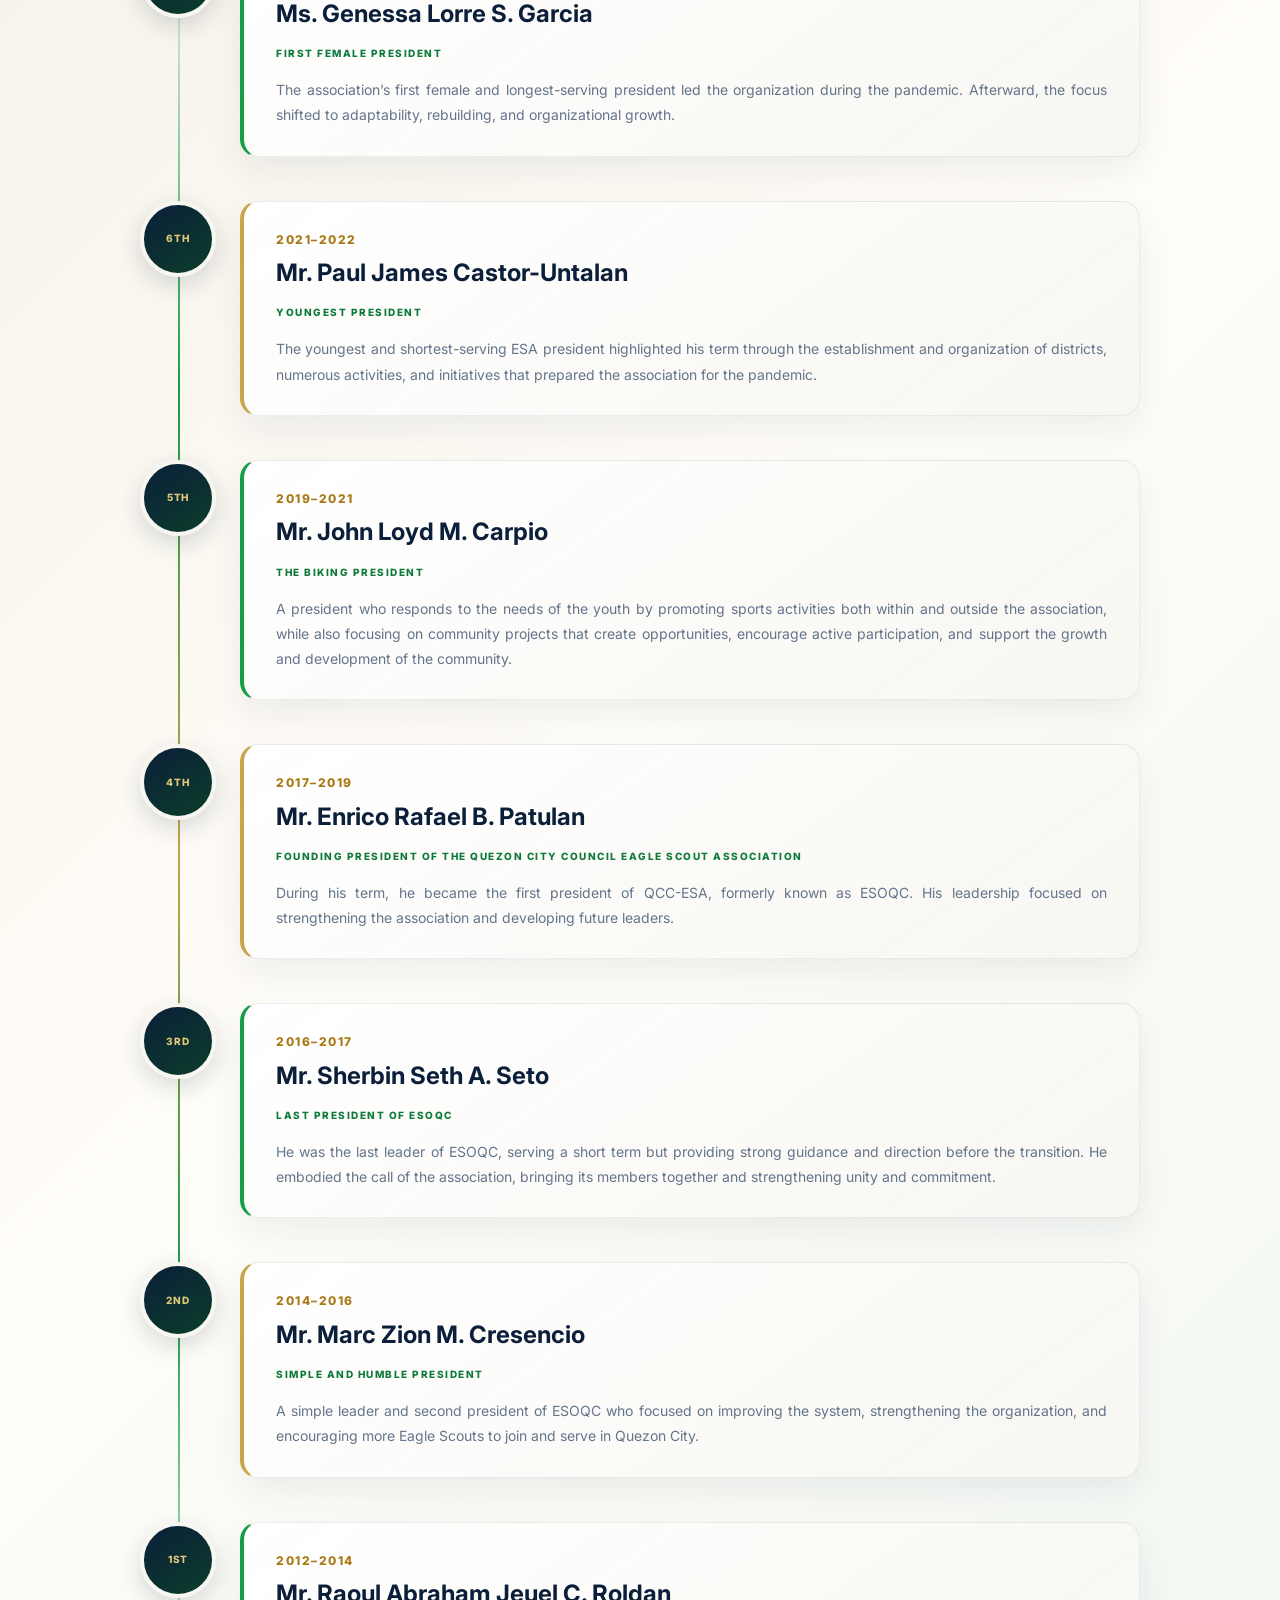
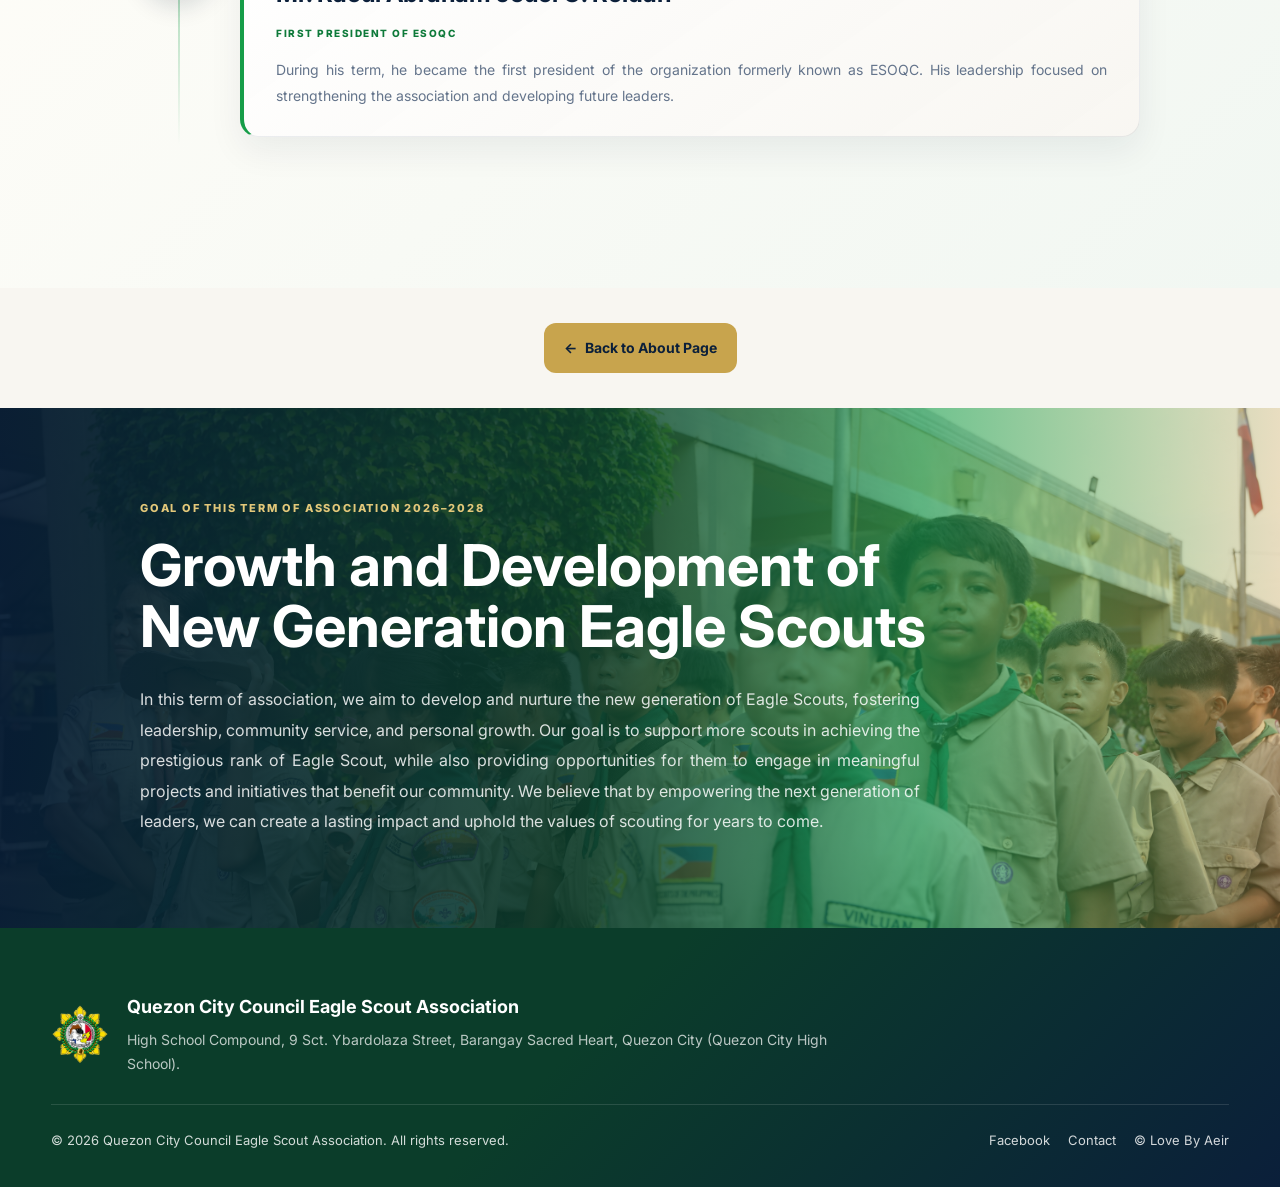
<file: past-presidents.html>
<!DOCTYPE html>
<html lang="en">

<head>

  <meta charset="UTF-8">
  <meta name="viewport" content="width=device-width, initial-scale=1.0">

  <title>Past Presidents | QCC-ESA</title>

  <link rel="icon" type="image/png" href="images/logo.png">


  <!-- ============================================================
       GOOGLE FONT
       ============================================================ -->

  <link rel="preconnect" href="https://fonts.googleapis.com">

  <link
    rel="preconnect"
    href="https://fonts.gstatic.com"
    crossorigin
  >

  <link
    href="https://fonts.googleapis.com/css2?family=Inter:wght@400;500;600;700;800&display=swap"
    rel="stylesheet"
  >


  <!-- ============================================================
       SHARED NAVBAR + FOOTER
       ============================================================ -->

  <link rel="stylesheet" href="css/navbar.css">


  <!-- ============================================================
       PAST PRESIDENTS / PREVIOUS EXECUTIVE OFFICERS
       ============================================================ -->

  <link rel="stylesheet" href="css/past-pre-eo.css">

</head>


<body>


<!-- ============================================================
     NAVBAR
     ============================================================ -->

<header class="site-navbar">

  <div class="site-navbar-inner">


    <!-- LOGO -->

    <a
      href="index.html"
      class="site-logo"
    >

      <img
        src="images/logo.png"
        alt="QCC-ESA Logo"
      >

      <span>
        QCC Eagle Scout Association
      </span>

    </a>



    <!-- MOBILE MENU -->

    <button
      class="menu-toggle"
      type="button"
      aria-label="Open navigation menu"
      aria-expanded="false"
      aria-controls="site-navigation"
    >

      <span></span>
      <span></span>
      <span></span>

    </button>



    <!-- NAVIGATION -->

    <nav
      class="site-navigation"
      id="site-navigation"
      aria-label="Main navigation"
    >

      <a href="index.html">
        Home
      </a>

      <a
        href="about.html"
        class="active"
      >
        About
      </a>

      <a href="officers.html">
        Officers
      </a>

      <a href="districts.html">
        Districts
      </a>

      <a href="anu.html">
        Announcements
      </a>

      <a href="news.html">
        News
      </a>

      <a href="events.html">
        Events
      </a>

      <a href="contact.html">
        Contact
      </a>

    </nav>

  </div>

</header>


<!-- MOBILE BACKDROP -->

<div class="nav-backdrop"></div>



<!-- ============================================================
     MAIN CONTENT
     ============================================================ -->

<main>


  <!-- ============================================================
       HERO
       ============================================================ -->

  <section class="past-presidents-hero">

    <div class="past-presidents-hero-overlay"></div>

    <div class="past-presidents-hero-content">

      <span class="past-presidents-eyebrow">
        LEADERSHIP HISTORY
      </span>

      <h1>
        Presidents
      </h1>

      <p>
        A record of the individuals who have served as President
        of the Quezon City Council Eagle Scout Association.
      </p>

    </div>

  </section>



  <!-- ============================================================
       CURRENT PRESIDENT
       ============================================================ -->

  <section class="president-section current-president-section">

    <div class="president-container">


      <div class="president-section-header">

        <span class="president-section-label">
          CURRENT LEADERSHIP
        </span>

        <h2>
          Current President
        </h2>

      </div>



      <article class="current-president-card">


        <div class="current-president-image">

        <img
          src="images/officers/joshua-villanueva.jpg"
           alt="ES Joshua Delcel A. Villanueva"
            >

        </div>


        <div class="current-president-info">

          <span class="current-president-term">
            TERM OF ASSOCIATION 2026–2028
          </span>

          <span class="current-president-position">
            PRESIDENT
          </span>

          <h3>
            ES. Joshua Delcel A. Villanueva
          </h3>

          <p>
            Leading the Quezon City Council Eagle Scout Association
            in its continued pursuit of leadership development,
            brotherhood, community service, and the growth of the
            next generation of Eagle Scouts.
          </p>

        </div>


      </article>

    </div>

  </section>



  <!-- ============================================================
       FORMER PRESIDENTS
       ============================================================ -->

  <section class="president-section former-presidents-section">

    <div class="president-container">


      <div class="former-presidents-header">

        <span class="president-section-label">
          LEADERSHIP THROUGH THE YEARS
        </span>

        <h2>
          Former Presidents
        </h2>

        <p>
          Previous presidents who have served the association
          throughout its leadership history.
        </p>

      </div>



      <!-- ========================================================
           PRESIDENT HISTORY
           ======================================================== -->

      <div class="presidents-timeline">


        <!-- 7TH PRESIDENT -->

        <article class="president-history-card">

          <div class="president-history-number">

            <span>
              7TH
            </span>

          </div>


          <div class="president-history-content">

            <span class="president-history-term">
              2022–2026
            </span>

            <h3>
              Ms. Genessa Lorre S. Garcia
            </h3>

            <span class="president-history-title">
              FIRST FEMALE PRESIDENT
            </span>

            <p>
              The association’s first female and longest-serving
              president led the organization during the pandemic.
              Afterward, the focus shifted to adaptability,
              rebuilding, and organizational growth.
            </p>

          </div>

        </article>



        <!-- 6TH PRESIDENT -->

        <article class="president-history-card">

          <div class="president-history-number">

            <span>
              6TH
            </span>

          </div>


          <div class="president-history-content">

            <span class="president-history-term">
              2021–2022
            </span>

            <h3>
              Mr. Paul James Castor-Untalan
            </h3>

            <span class="president-history-title">
              YOUNGEST PRESIDENT
            </span>

            <p>
              The youngest and shortest-serving ESA president
              highlighted his term through the establishment and
              organization of districts, numerous activities, and
              initiatives that prepared the association for the
              pandemic.
            </p>

          </div>

        </article>



        <!-- 5TH PRESIDENT -->

        <article class="president-history-card">

          <div class="president-history-number">

            <span>
              5TH
            </span>

          </div>


          <div class="president-history-content">

            <span class="president-history-term">
              2019–2021
            </span>

            <h3>
              Mr. John Loyd M. Carpio
            </h3>

            <span class="president-history-title">
              THE BIKING PRESIDENT
            </span>

            <p>
              A president who responds to the needs of the youth
              by promoting sports activities both within and outside
              the association, while also focusing on community
              projects that create opportunities, encourage active
              participation, and support the growth and development
              of the community.
            </p>

          </div>

        </article>



        <!-- 4TH PRESIDENT -->

        <article class="president-history-card">

          <div class="president-history-number">

            <span>
              4TH
            </span>

          </div>


          <div class="president-history-content">

            <span class="president-history-term">
              2017–2019
            </span>

            <h3>
              Mr. Enrico Rafael B. Patulan
            </h3>

            <span class="president-history-title">
              FOUNDING PRESIDENT OF THE QUEZON CITY COUNCIL EAGLE SCOUT ASSOCIATION
            </span>

            <p>
              During his term, he became the first president of
              QCC-ESA, formerly known as ESOQC. His leadership
              focused on strengthening the association and
              developing future leaders.
            </p>

          </div>

        </article>



        <!-- 3RD PRESIDENT -->

        <article class="president-history-card">

          <div class="president-history-number">

            <span>
              3RD
            </span>

          </div>


          <div class="president-history-content">

            <span class="president-history-term">
              2016–2017
            </span>

            <h3>
              Mr. Sherbin Seth A. Seto
            </h3>

            <span class="president-history-title">
              LAST PRESIDENT OF ESOQC
            </span>

            <p>
              He was the last leader of ESOQC, serving a short term
              but providing strong guidance and direction before
              the transition. He embodied the call of the association,
              bringing its members together and strengthening unity
              and commitment.
            </p>

          </div>

        </article>



        <!-- 2ND PRESIDENT -->

        <article class="president-history-card">

          <div class="president-history-number">

            <span>
              2ND
            </span>

          </div>


          <div class="president-history-content">

            <span class="president-history-term">
              2014–2016
            </span>

            <h3>
              Mr. Marc Zion M. Cresencio
            </h3>

            <span class="president-history-title">
              SIMPLE AND HUMBLE PRESIDENT
            </span>

            <p>
              A simple leader and second president of ESOQC who
              focused on improving the system, strengthening the
              organization, and encouraging more Eagle Scouts to
              join and serve in Quezon City.
            </p>

          </div>

        </article>



        <!-- 1ST PRESIDENT -->

        <article class="president-history-card">

          <div class="president-history-number">

            <span>
              1ST
            </span>

          </div>


          <div class="president-history-content">

            <span class="president-history-term">
              2012–2014
            </span>

            <h3>
              Mr. Raoul Abraham Jeuel C. Roldan
            </h3>

            <span class="president-history-title">
              FIRST PRESIDENT OF ESOQC
            </span>

            <p>
              During his term, he became the first president of
              the organization formerly known as ESOQC. His
              leadership focused on strengthening the association
              and developing future leaders.
            </p>

          </div>

        </article>


      </div>

    </div>

  </section>



  <!-- ============================================================
       BACK TO EXECUTIVE OFFICERS
       ============================================================ -->

  <section class="presidents-back-section">

    <div class="president-container">

      <a
        href="about.html"
        class="presidents-back-button"
      >

        <span>
          ←
        </span>

        Back to About Page

      </a>

    </div>

  </section>



  <!-- ============================================================
       TERM GOAL
       ============================================================ -->

  <section class="presidents-goal-section">

    <div class="presidents-goal-overlay"></div>

    <div class="presidents-goal-container">

      <span class="presidents-goal-eyebrow">
        GOAL OF THIS TERM OF ASSOCIATION 2026–2028
      </span>

      <h2>
        Growth and Development of
      </h2>

      <h2>
        New Generation Eagle Scouts
      </h2>

      <p>
        In this term of association, we aim to develop and nurture
        the new generation of Eagle Scouts, fostering leadership,
        community service, and personal growth. Our goal is to support
        more scouts in achieving the prestigious rank of Eagle Scout,
        while also providing opportunities for them to engage in
        meaningful projects and initiatives that benefit our community.
        We believe that by empowering the next generation of leaders,
        we can create a lasting impact and uphold the values of
        scouting for years to come.
      </p>

    </div>

  </section>


</main>



<!-- ============================================================
     FOOTER
     ============================================================ -->

<footer class="site-footer">

  <div class="site-footer-inner">


    <div class="footer-brand">

      <img
        src="images/logo.png"
        alt="QCC-ESA Logo"
      >

      <div>

        <h3>
          Quezon City Council Eagle Scout Association
        </h3>

        <p>
          High School Compound, 9 Sct. Ybardolaza Street,
          Barangay Sacred Heart, Quezon City
          (Quezon City High School).
        </p>

      </div>

    </div>



    <div class="footer-bottom">

      <p>
        © 2026 Quezon City Council Eagle Scout Association.
        All rights reserved.
      </p>


      <div class="footer-links">

        <a
          href="https://www.facebook.com/qceaglescout"
          target="_blank"
          rel="noopener noreferrer"
        >
          Facebook
        </a>

        <a href="contact.html">
          Contact
        </a>

        <a
          href="https://www.facebook.com/aeirplx"
          target="_blank"
          rel="noopener noreferrer"
        >
          © Love By Aeir
        </a>

      </div>

    </div>

  </div>

</footer>



<!-- ============================================================
     JAVASCRIPT
     ============================================================ -->

<script src="js/navbar.js"></script>

</body>

</html>
</file>
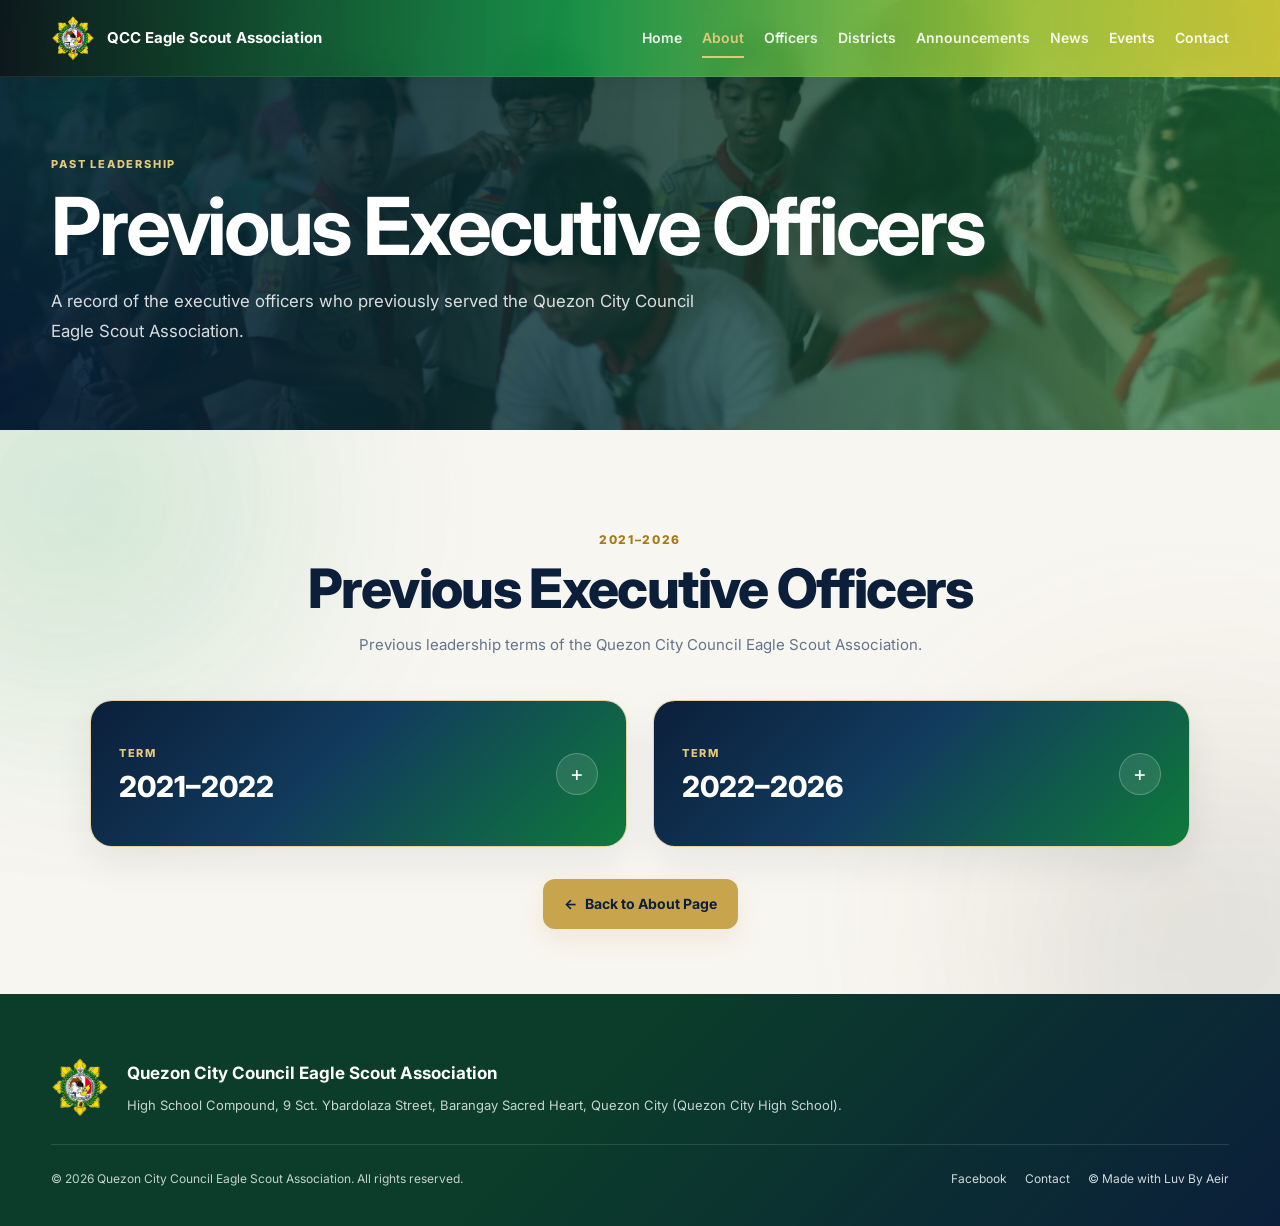
<file: previous-executive-officers.html>
<!DOCTYPE html>
<html lang="en">

<head>

  <meta charset="UTF-8">
  <meta
    name="viewport"
    content="width=device-width, initial-scale=1.0"
  >

  <title>Previous Executive Officers | QCC-ESA</title>

  <link
    rel="icon"
    type="image/png"
    href="images/logo.png"
  >


  <!-- ============================================================
       GOOGLE FONTS
       ============================================================ -->

  <link
    rel="preconnect"
    href="https://fonts.googleapis.com"
  >

  <link
    rel="preconnect"
    href="https://fonts.gstatic.com"
    crossorigin
  >

  <link
    href="https://fonts.googleapis.com/css2?family=Cormorant+Garamond:wght@500;600;700&family=Inter:wght@400;500;600;700;800&display=swap"
    rel="stylesheet"
  >


  <!-- ============================================================
       NAVBAR + FOOTER
       ============================================================ -->

  <link
    rel="stylesheet"
    href="css/navbar.css"
  >


  <!-- ============================================================
       PAGE CSS
       ============================================================ -->

  <link
    rel="stylesheet"
    href="css/previous-executive-officers.css"
  >

</head>


<body>


<!-- ============================================================
     NAVBAR
     ============================================================ -->

<header class="site-navbar">

  <div class="site-navbar-inner">


    <!-- LOGO -->

    <a
      href="index.html"
      class="site-logo"
    >

      <img
        src="images/logo.png"
        alt="QCC-ESA Logo"
      >

      <span>
        QCC Eagle Scout Association
      </span>

    </a>



    <!-- MOBILE MENU -->

    <button
      class="menu-toggle"
      type="button"
      aria-label="Open navigation menu"
      aria-expanded="false"
      aria-controls="site-navigation"
    >

      <span></span>
      <span></span>
      <span></span>

    </button>



    <!-- NAVIGATION -->

    <nav
      class="site-navigation"
      id="site-navigation"
      aria-label="Main navigation"
    >

      <a href="index.html">
        Home
      </a>

      <a
        href="about.html"
        class="active"
      >
        About
      </a>

      <a href="officers.html">
        Officers
      </a>

      <a href="districts.html">
        Districts
      </a>

      <a href="anu.html">
        Announcements
      </a>

      <a href="news.html">
        News
      </a>

      <a href="events.html">
        Events
      </a>

      <a href="contact.html">
        Contact
      </a>

    </nav>

  </div>

</header>



<!-- ============================================================
     MOBILE BACKDROP
     ============================================================ -->

<div class="nav-backdrop"></div>



<!-- ============================================================
     MAIN
     ============================================================ -->

<main>


  <!-- ============================================================
       HERO
       ============================================================ -->

  <section class="previous-executive-hero">

    <div class="previous-executive-hero-overlay"></div>

    <div class="previous-executive-hero-content">

      <span class="previous-executive-eyebrow">
        PAST LEADERSHIP
      </span>

      <h1>
        Previous Executive Officers
      </h1>

      <p>
        A record of the executive officers who previously
        served the Quezon City Council Eagle Scout Association.
      </p>

    </div>

  </section>



  <!-- ============================================================
       PREVIOUS EXECUTIVE OFFICERS
       ============================================================ -->

  <section class="previous-executive-section">

    <div class="previous-executive-container">


      <!-- ========================================================
           PAGE HEADER
           ======================================================== -->

      <div class="previous-executive-header">

        <span class="year">
          2021–2026
        </span>

        <h2>
          Previous Executive Officers
        </h2>

        <p>
          Previous leadership terms of the Quezon City Council
          Eagle Scout Association.
        </p>

      </div>



      <!-- ========================================================
           TERMS GRID
           ======================================================== -->

      <div class="previous-terms-grid">


        <!-- ======================================================
             TERM 2021–2022
             ====================================================== -->

        <article class="previous-term-card">

          <button
            type="button"
            class="previous-term-toggle"
            aria-expanded="false"
            aria-controls="term-2021-2022"
          >

            <div>

              <span class="previous-term-label">
                TERM
              </span>

              <h3>
                2021–2022
              </h3>

            </div>


            <span
              class="previous-collapse-icon"
              aria-hidden="true"
            >
              +
            </span>

          </button>



          <div
            class="previous-term-content"
            id="term-2021-2022"
          >

            <div class="previous-officer-row">

              <span class="previous-officer-position">
                President
              </span>

              <span class="previous-officer-name">
                ES Paul James Castor-Untalan
              </span>

            </div>


            <div class="previous-officer-row">

              <span class="previous-officer-position">
                Vice President
              </span>

              <span class="previous-officer-name">
                ES Genessa Garcia
              </span>

            </div>


            <div class="previous-officer-row">

              <span class="previous-officer-position">
                Secretary
              </span>

              <span class="previous-officer-name">
                ES Sag Palmiano
              </span>

            </div>


            <div class="previous-officer-row">

              <span class="previous-officer-position">
                Assistant Secretary
              </span>

              <span class="previous-officer-name">
                ES Hannah Sojor
              </span>

            </div>


            <div class="previous-officer-row">

              <span class="previous-officer-position">
                Treasurer
              </span>

              <span class="previous-officer-name">
                ES Jayson Petcha
              </span>

            </div>


            <div class="previous-officer-row">

              <span class="previous-officer-position">
                Auditor
              </span>

              <span class="previous-officer-name">
                ES Mikko Castor-De Jesus
              </span>

            </div>


            <div class="previous-officer-row">

              <span class="previous-officer-position">
                PRO External
              </span>

              <span class="previous-officer-name">
                ES Ynyr Beltran
              </span>

            </div>


            <div class="previous-officer-row">

              <span class="previous-officer-position">
                PRO Internal
              </span>

              <span class="previous-officer-name">
                ES Earl Garra
              </span>

            </div>

          </div>

        </article>



        <!-- ======================================================
             TERM 2022–2026
             ====================================================== -->

        <article class="previous-term-card">

          <button
            type="button"
            class="previous-term-toggle"
            aria-expanded="false"
            aria-controls="term-2022-2026"
          >

            <div>

              <span class="previous-term-label">
                TERM
              </span>

              <h3>
                2022–2026
              </h3>

            </div>


            <span
              class="previous-collapse-icon"
              aria-hidden="true"
            >
              +
            </span>

          </button>



          <div
            class="previous-term-content"
            id="term-2022-2026"
          >

            <div class="previous-officer-row">

              <span class="previous-officer-position">
                President
              </span>

              <span class="previous-officer-name">
                ES Genessa Garcia
              </span>

            </div>


            <div class="previous-officer-row">

              <span class="previous-officer-position">
                Vice President
              </span>

              <span class="previous-officer-name">
                ES Alexander Toquero
              </span>

            </div>


            <div class="previous-officer-row">

              <span class="previous-officer-position">
                Secretary
              </span>

              <span class="previous-officer-name">
                ES Janel Katrice Tan
              </span>

            </div>


            <div class="previous-officer-row">

              <span class="previous-officer-position">
                Assistant Secretary
              </span>

              <span class="previous-officer-name">
                ES Michelle Cancino
              </span>

            </div>


            <div class="previous-officer-row">

              <span class="previous-officer-position">
                Treasurer
              </span>

              <span class="previous-officer-name">
                ES Marrianne Kimberly Tan
              </span>

            </div>


            <div class="previous-officer-row">

              <span class="previous-officer-position">
                Auditor
              </span>

              <span class="previous-officer-name">
                ES Jan Christoper Yabut
              </span>

            </div>


            <div class="previous-officer-row">

              <span class="previous-officer-position">
                PRO External
              </span>

              <span class="previous-officer-name">
                ES Dustine Ice Fernandez
              </span>

            </div>


            <div class="previous-officer-row">

              <span class="previous-officer-position">
                PRO Internal
              </span>

              <span class="previous-officer-name">
                ES Mary Ann Bayot
              </span>

            </div>

          </div>

        </article>


      </div>



      <!-- ========================================================
           BACK BUTTON
           ======================================================== -->

      <div class="previous-executive-back">

        <a
          href="about.html"
          class="previous-back-button"
        >

          <span aria-hidden="true">
            ←
          </span>

          Back to About Page

        </a>

      </div>


    </div>

  </section>


</main>



<!-- ============================================================
     FOOTER
     ============================================================ -->

<footer class="site-footer">

  <div class="site-footer-inner">


    <!-- FOOTER BRAND -->

    <div class="footer-brand">

      <img
        src="images/logo.png"
        alt="QCC-ESA Logo"
      >

      <div>

        <h3>
          Quezon City Council Eagle Scout Association
        </h3>

        <p>
          High School Compound, 9 Sct. Ybardolaza Street,
          Barangay Sacred Heart, Quezon City
          (Quezon City High School).
        </p>

      </div>

    </div>



    <!-- FOOTER BOTTOM -->

    <div class="footer-bottom">

      <p>
        © 2026 Quezon City Council Eagle Scout Association.
        All rights reserved.
      </p>


      <div class="footer-links">

        <a
          href="https://www.facebook.com/qceaglescout"
          target="_blank"
          rel="noopener noreferrer"
        >
          Facebook
        </a>


        <a href="contact.html">
          Contact
        </a>


        <a
          href="https://www.facebook.com/aeirplx"
          target="_blank"
          rel="noopener noreferrer"
        >
          © Made with Luv By Aeir
        </a>

      </div>

    </div>

  </div>

</footer>



<!-- ============================================================
     JAVASCRIPT
     ============================================================ -->

<script src="js/navbar.js"></script>


<script>

/* ============================================================
   PREVIOUS EXECUTIVE OFFICERS
   INDEPENDENT COLLAPSIBLE CARDS
   ============================================================ */

document
  .querySelectorAll(".previous-term-toggle")
  .forEach((button) => {

    button.addEventListener("click", () => {

      const card =
        button.closest(".previous-term-card");

      if (!card) return;


      const isOpen =
        card.classList.toggle("open");


      button.setAttribute(
        "aria-expanded",
        String(isOpen)
      );

    });

  });

</script>


</body>
</html>
</file>
<file: css/navbar.css>
/* ============================================================
   QCC-ESA SHARED NAVBAR + FOOTER
   Desktop + Mobile
   ============================================================ */


/* ============================================================
   1. VARIABLES
   ============================================================ */

:root {

  --navy: #0b1f3a;
  --navy-light: #13294b;

  --green: #169d48;
  --green-dark: #0e7a3a;
  --green-light: #8fcb3c;

  --gold: #c8a44d;
  --gold-light: #e3c87a;

  --ivory: #f8f6f1;
  --white: #ffffff;

  --text: #1f2937;
  --muted: #64748b;

  --border: #e7dcc0;

  --shadow:
    0 18px 45px rgba(11, 31, 58, 0.08);
}


/* ============================================================
   2. RESET
   ============================================================ */

* {
  margin: 0;
  padding: 0;
  box-sizing: border-box;
}

html {
  scroll-behavior: smooth;
}

body {
  min-height: 100vh;

  margin: 0;
  padding: 0;

  font-family: "Inter", sans-serif;

  background: var(--ivory);
  color: var(--text);

  line-height: 1.7;
}

img {
  max-width: 100%;
  display: block;
}


/* ============================================================
   3. NAVBAR
   ============================================================ */

.site-navbar {

  position: fixed;

  top: 0;
  left: 0;
  right: 0;

  z-index: 1000;

  background:
    linear-gradient(
      90deg,
      rgba(14, 22, 25, 0.90) 0%,
      rgba(22, 157, 72, 0.84) 45%,
      rgba(184, 216, 61, 0.80) 80%,
      rgba(237, 215, 52, 0.80) 100%
    );

  backdrop-filter: blur(10px);
  -webkit-backdrop-filter: blur(10px);

  border-bottom:
    1px solid rgba(255, 255, 255, 0.08);

  box-shadow:
    0 4px 20px rgba(8, 54, 31, 0.12);

  overflow: hidden;
}


/* ============================================================
   4. NAVBAR SHINE
   ============================================================ */

.site-navbar::before {

  content: "";

  position: absolute;

  top: 0;
  left: -30%;

  width: 22%;
  height: 100%;

  background:
    linear-gradient(
      90deg,
      transparent,
      rgba(255, 255, 255, 0.18),
      transparent
    );

  transform: skewX(-20deg);

  animation:
    navbarShine 8s ease-in-out infinite;

  pointer-events: none;
}

@keyframes navbarShine {

  0% {
    left: -30%;
  }

  55% {
    left: 120%;
  }

  100% {
    left: 120%;
  }

}


/* ============================================================
   5. NAVBAR INNER
   ============================================================ */

.site-navbar-inner {

  position: relative;
  z-index: 2;

  width: min(1180px, 92%);

  min-height: 76px;

  margin: 0 auto;

  display: flex;

  align-items: center;

  justify-content: space-between;

  gap: 25px;
}


/* ============================================================
   6. LOGO
   ============================================================ */

.site-logo {

  display: flex;

  align-items: center;

  gap: 12px;

  color: #ffffff !important;

  text-decoration: none !important;

  font-size: 15px;

  font-weight: 700;

  white-space: nowrap;
}

.site-logo:visited,
.site-logo:hover,
.site-logo:active {
  color: #ffffff !important;
  text-decoration: none !important;
}

.site-logo span {
  color: #ffffff !important;

  text-decoration: none !important;

  font-weight: 700;
}

.site-logo img {

  width: 44px;
  height: 44px;

  object-fit: contain;
}


/* ============================================================
   7. DESKTOP NAVIGATION
   ============================================================ */

.site-navigation {

  display: flex;

  align-items: center;

  justify-content: flex-end;

  gap: 20px;
}

.site-navigation a {

  position: relative;

  display: inline-block;

  padding: 8px 0;

  color:
    rgba(255, 255, 255, 0.90) !important;

  text-decoration: none !important;

  font-size: 14px;

  font-weight: 600;

  transition:
    color 0.25s ease;
}


/* GOLD UNDERLINE */

.site-navigation a::after {

  content: "";

  position: absolute;

  left: 0;
  bottom: 0;

  width: 0;
  height: 2px;

  background:
    var(--gold-light);

  transition:
    width 0.25s ease;
}

.site-navigation a:hover,
.site-navigation a.active {

  color:
    var(--gold-light) !important;
}

.site-navigation a:hover::after,
.site-navigation a.active::after {

  width: 100%;
}


/* ============================================================
   8. MOBILE MENU BUTTON
   ============================================================ */

.menu-toggle {

  display: none;

  position: relative;

  z-index: 1003;

  width: 44px;
  height: 44px;

  padding: 9px;

  border:
    1px solid
    rgba(255, 255, 255, 0.22);

  border-radius: 12px;

  background:
    rgba(255, 255, 255, 0.08);

  cursor: pointer;
}

.menu-toggle span {

  display: block;

  width: 100%;
  height: 3px;

  margin: 5px 0;

  border-radius: 999px;

  background:
    #ffffff;

  transition:
    transform 0.3s ease,
    opacity 0.3s ease;
}


/* ============================================================
   9. MOBILE BACKDROP
   ============================================================ */

.nav-backdrop {

  position: fixed;

  inset: 0;

  z-index: 1001;

  background:
    rgba(7, 15, 26, 0.58);

  opacity: 0;

  visibility: hidden;

  pointer-events: none;

  transition:
    opacity 0.3s ease,
    visibility 0.3s ease;
}


/* ============================================================
   10. FOOTER
   ============================================================ */

.site-footer {

  background:
    linear-gradient(
      135deg,
      #0b3d2a 0%,
      #0b3d2a 45%,
      #0b1f3a 100%
    );

  color:
    rgba(255, 255, 255, 0.82);

  padding:
    64px 0 36px;

  box-shadow:
    0 -12px 35px
    rgba(11, 31, 58, 0.08);
}

.site-footer-inner {

  width: min(1180px, 92%);

  margin: 0 auto;
}


/* ============================================================
   11. FOOTER BRAND
   ============================================================ */

.footer-brand {

  display: flex;

  align-items: center;

  gap: 18px;

  margin-bottom: 28px;
}

.footer-brand img {

  width: 58px;
  height: 58px;

  object-fit: contain;
}

.footer-brand h3 {

  margin-bottom: 6px;

  color: #ffffff;

  font-size: 18px;
}

.footer-brand p {

  max-width: 720px;

  margin: 0;

  color:
    rgba(255, 255, 255, 0.72);

  font-size: 14px;

  line-height: 1.7;
}


/* ============================================================
   12. FOOTER BOTTOM
   ============================================================ */

.footer-bottom {

  display: flex;

  align-items: center;

  justify-content: space-between;

  gap: 20px;

  padding-top: 24px;

  border-top:
    1px solid
    rgba(255, 255, 255, 0.12);
}

.footer-bottom > p {

  margin: 0;

  font-size: 13px;
}

.footer-links {

  display: flex;

  align-items: center;

  gap: 18px;
}

.footer-links a {

  color:
    rgba(255, 255, 255, 0.82);

  text-decoration: none;

  font-size: 13px;

  transition:
    color 0.25s ease;
}

.footer-links a:hover {

  color:
    var(--gold-light);
}


/* ============================================================
   13. MOBILE NAVIGATION
   ============================================================ */

@media (max-width: 980px) {

  .site-navbar-inner {
    min-height: 72px;
  }


  /* HAMBURGER */

  .menu-toggle {
    display: block;
  }


  /* SLIDE MENU */

  .site-navigation {

    position: fixed;

    top: 0;
    right: 0;

    z-index: 1002;

    width: min(320px, 84vw);
    height: 100vh;

    padding:
      100px 24px 30px;

    display: flex;

    flex-direction: column;

    align-items: stretch;

    justify-content: flex-start;

    gap: 6px;

    background:
      linear-gradient(
        160deg,
        rgba(14, 122, 58, 0.42) 0%,
        rgba(22, 157, 72, 0.28) 25%,
        rgba(19, 41, 75, 0.24) 58%,
        rgba(11, 31, 58, 0.50) 100%
      ) !important;

    backdrop-filter: blur(22px) saturate(160%);
    -webkit-backdrop-filter: blur(22px) saturate(160%);

    box-shadow:
      -16px 0 40px
      rgba(0, 0, 0, 0.30);

    transform:
      translateX(100%);

    transition:
      transform 0.35s ease;

    overflow-y: auto;

    visibility: visible;
  }


  /* OPEN */

  body.menu-open .site-navigation {

    transform:
      translateX(0);
  }


  /* LINKS */

  .site-navigation a {

    display: block;

    width: 100%;

    padding:
      14px 16px;

    border-radius: 10px;

    color:
      rgba(255, 255, 255, 0.92) !important;

    font-size: 15px;

    font-weight: 600;
  }

  .site-navigation a::after {
    display: none;
  }

  .site-navigation a:hover,
  .site-navigation a.active {

    background:
      rgba(255, 255, 255, 0.09);

    color:
      var(--gold-light) !important;
  }


  /* BACKDROP */

  body.menu-open .nav-backdrop {

    opacity: 1;

    visibility: visible;

    pointer-events: auto;
  }


  /* PREVENT BODY SCROLL */

  body.menu-open {
    overflow: hidden;
  }


  /* HAMBURGER → X */

  body.menu-open
  .menu-toggle span:nth-child(1) {

    transform:
      translateY(8px)
      rotate(45deg);
  }

  body.menu-open
  .menu-toggle span:nth-child(2) {

    opacity: 0;
  }

  body.menu-open
  .menu-toggle span:nth-child(3) {

    transform:
      translateY(-8px)
      rotate(-45deg);
  }


  /* FOOTER */

  .footer-bottom {

    flex-direction: column;

    align-items: flex-start;
  }

}


/* ============================================================
   14. SMALL MOBILE
   ============================================================ */

@media (max-width: 600px) {

  .site-logo {

    font-size: 14px;
  }

  .site-logo img {

    width: 40px;
    height: 40px;
  }

  .site-footer {

    padding:
      50px 0 30px;
  }

  .footer-brand {

    align-items: flex-start;
  }

  .footer-brand h3 {

    font-size: 16px;
  }

  .footer-links {

    flex-wrap: wrap;

    gap:
      12px 18px;
  }

}
/* ============================================================
   GLOBAL PAGE HEIGHT FIX
   ============================================================ */

html {
  min-height: 100%;
}

body {
  min-height: 100vh;

  display: flex;
  flex-direction: column;
}

main {
  flex: 1 0 auto;
}

.site-footer {
  flex-shrink: 0;
  width: 100%;
}
/* ============================================================
   MOBILE NAVIGATION
   ============================================================ */

@media (max-width: 980px) {

  .site-navbar {
    z-index: 1100;
    overflow: visible;
  }


  /* ==========================================================
     NAVBAR INNER
     ========================================================== */

  .site-navbar-inner {
    min-height: 72px;

    position: relative;

    z-index: 1102;
  }


  /* ==========================================================
     HAMBURGER
     ========================================================== */

  .menu-toggle {
    display: block;

    position: relative;

    z-index: 1105;
  }


  /* ==========================================================
     MOBILE DRAWER
     ========================================================== */

  .site-navigation {

    position: fixed;

    top: 72px;
    right: 0;

    z-index: 1101;

    width: min(340px, 88vw);

    height: calc(100vh - 72px);

    padding: 24px 18px 30px;

    display: flex;

    flex-direction: column;

    align-items: stretch;

    justify-content: flex-start;

    gap: 8px;


    /* GLASS EFFECT — TRANSPARENT GREEN + NAVY */

    background:
      linear-gradient(
        145deg,
        rgba(14, 122, 58, 0.42) 0%,
        rgba(22, 157, 72, 0.28) 24%,
        rgba(19, 41, 75, 0.22) 58%,
        rgba(11, 31, 58, 0.48) 100%
      );

    backdrop-filter: blur(22px) saturate(160%);
    -webkit-backdrop-filter: blur(22px) saturate(160%);


    /* BORDER */

    border-left:
      1px solid
      rgba(143, 203, 60, 0.22);

    border-top:
      1px solid
      rgba(255, 255, 255, 0.08);


    /* SHADOW */

    box-shadow:
      -18px 0 45px
      rgba(5, 20, 35, 0.28),

      inset 1px 0 0
      rgba(255, 255, 255, 0.06);


    /* SLIDE */

    transform:
      translateX(100%);

    transition:
      transform 0.35s ease;


    overflow-y: auto;

    overscroll-behavior: contain;
  }


  /* ==========================================================
     SUBTLE GLASS HIGHLIGHT
     ========================================================== */

  .site-navigation::before {

    content: "";

    position: absolute;

    top: 0;
    right: 0;
    left: 0;

    height: 1px;

    background:
      linear-gradient(
        90deg,
        transparent,
        rgba(255,255,255,0.20),
        transparent
      );

    pointer-events: none;
  }


  /* ==========================================================
     OPEN
     ========================================================== */

  body.menu-open .site-navigation {
    transform:
      translateX(0);
  }


  /* ==========================================================
     LINKS
     ========================================================== */

  .site-navigation a {

    display: flex;

    align-items: center;

    width: 100%;

    min-height: 52px;

    padding:
      13px 16px;

    border-radius: 11px;

    color:
      rgba(255, 255, 255, 0.94) !important;

    background:
      rgba(255, 255, 255, 0.055);

    border:
      1px solid
      rgba(255, 255, 255, 0.035);

    text-decoration: none;

    font-size: 15px;

    font-weight: 600;

    transition:
      background 0.25s ease,
      color 0.25s ease,
      transform 0.25s ease,
      border-color 0.25s ease;
  }


  .site-navigation a::after {
    display: none;
  }


  /* HOVER */

  .site-navigation a:hover {

    background:
      rgba(255, 255, 255, 0.10);

    border-color:
      rgba(255, 255, 255, 0.10);

    color:
      #e3c87a !important;

    transform:
      translateX(-3px);
  }


  /* ACTIVE */

  .site-navigation a.active {

    background:
      linear-gradient(
        90deg,
        rgba(22, 157, 72, 0.24),
        rgba(11, 31, 58, 0.16)
      );

    border-color:
      rgba(143, 203, 60, 0.26);

    color:
      #e3c87a !important;
  }


  /* ==========================================================
     BACKDROP
     ========================================================== */

  .nav-backdrop {

    position: fixed;

    inset: 0;

    z-index: 1090;

    background:
      rgba(4, 12, 22, 0.48);

    backdrop-filter: blur(2px);
    -webkit-backdrop-filter: blur(2px);

    opacity: 0;

    visibility: hidden;

    pointer-events: none;

    transition:
      opacity 0.3s ease,
      visibility 0.3s ease;
  }


  body.menu-open .nav-backdrop {

    opacity: 1;

    visibility: visible;

    pointer-events: auto;
  }


  /* ==========================================================
     PREVENT PAGE SCROLL
     ========================================================== */

  body.menu-open {
    overflow: hidden;
  }


  /* ==========================================================
     HAMBURGER → X
     ========================================================== */

  body.menu-open
  .menu-toggle span:nth-child(1) {

    transform:
      translateY(8px)
      rotate(45deg);
  }

  body.menu-open
  .menu-toggle span:nth-child(2) {

    opacity: 0;
  }

  body.menu-open
  .menu-toggle span:nth-child(3) {

    transform:
      translateY(-8px)
      rotate(-45deg);
  }

}
</file>
<file: css/index.css>
/* ============================================================
   QCC-ESA INDEX PAGE
   Ivory + Green/Navy Gradient Glow
   ============================================================ */


/* ============================================================
   BASIC RESET
   ============================================================ */

* {
    box-sizing: border-box;
}

html {
    scroll-behavior: smooth;
}

body {
    margin: 0;
    font-family: "Inter", sans-serif;
}


/* ============================================================
   INDEX HERO
   ============================================================ */

.index-hero {
    position: relative;

    width: 100%;
    min-height: 1000px;

    display: flex;
    align-items: center;

    overflow: hidden;
    isolation: isolate;

    background:
        url("../images/hero/hero-index.jpg")
        center center / cover no-repeat;
}


/* ============================================================
   HERO OVERLAY
   ============================================================ */

.index-hero-overlay {
    position: absolute;
    inset: 0;

    background:
        linear-gradient(
            90deg,
            rgba(5, 45, 27, 0.94) 0%,
            rgba(8, 73, 45, 0.84) 28%,
            rgba(11, 31, 58, 0.68) 58%,
            rgba(11, 31, 58, 0.35) 80%,
            rgba(11, 31, 58, 0.18) 100%
        );

    z-index: 1;
}


/* ============================================================
   HERO GREEN GLOW
   ============================================================ */

.index-hero::before {
    content: "";

    position: absolute;

    width: 520px;
    height: 520px;

    top: -180px;
    left: -150px;

    border-radius: 50%;

    background:
        rgba(22, 157, 72, 0.18);

    filter: blur(90px);

    pointer-events: none;

    z-index: 2;

    animation:
        heroGreenGlow 12s ease-in-out infinite alternate;
}


/* ============================================================
   HERO NAVY GLOW
   ============================================================ */

.index-hero::after {
    content: "";

    position: absolute;

    width: 480px;
    height: 480px;

    right: -180px;
    bottom: -180px;

    border-radius: 50%;

    background:
        rgba(11, 31, 58, 0.30);

    filter: blur(100px);

    pointer-events: none;

    z-index: 2;

    animation:
        heroNavyGlow 14s ease-in-out infinite alternate;
}


/* ============================================================
   HERO GLOW ANIMATIONS
   ============================================================ */

@keyframes heroGreenGlow {

    0% {
        transform:
            translate(0, 0)
            scale(1);

        opacity: 0.60;
    }

    50% {
        transform:
            translate(40px, 30px)
            scale(1.08);

        opacity: 0.82;
    }

    100% {
        transform:
            translate(80px, 15px)
            scale(1.16);

        opacity: 0.58;
    }
}


@keyframes heroNavyGlow {

    0% {
        transform:
            translate(0, 0)
            scale(1);

        opacity: 0.50;
    }

    50% {
        transform:
            translate(-35px, -25px)
            scale(1.08);

        opacity: 0.72;
    }

    100% {
        transform:
            translate(-65px, 20px)
            scale(1.14);

        opacity: 0.48;
    }
}


/* ============================================================
   HERO CONTENT
   ============================================================ */

.index-hero-content {
    position: relative;

    z-index: 3;

    width: min(1180px, 92%);

    margin: 0 auto;

    padding-top: 76px;

    color: #ffffff;
}


/* ============================================================
   HERO EYEBROW
   ============================================================ */

.index-hero-eyebrow {
    display: inline-block;

    margin-bottom: 18px;

    color: #e3c87a;

    font-size: 13px;

    font-weight: 800;

    letter-spacing: 2px;

    text-transform: uppercase;
}


/* ============================================================
   HERO TITLE
   ============================================================ */

.index-hero h1 {
    max-width: 850px;

    margin: 0 0 22px;

    color: #ffffff;

    font-size:
        clamp(3.2rem, 7vw, 5.8rem);

    line-height: 1.02;

    letter-spacing: -0.04em;

    font-weight: 800;
}


/* ============================================================
   HERO DESCRIPTION
   ============================================================ */

.index-hero p {
    max-width: 700px;

    margin: 0 0 34px;

    color:
        rgba(255, 255, 255, 0.84);

    font-size: 1.1rem;

    line-height: 1.85;
}


/* ============================================================
   HERO BUTTONS
   ============================================================ */

.index-hero-buttons {
    display: flex;

    align-items: center;

    gap: 14px;

    flex-wrap: wrap;
}


/* ============================================================
   HERO BUTTON BASE
   ============================================================ */

.index-hero-button {
    display: inline-flex;

    align-items: center;

    justify-content: center;

    min-width: 155px;

    padding: 14px 24px;

    border-radius: 13px;

    text-decoration: none;

    font-size: 14px;

    font-weight: 700;

    transition:
        transform 0.25s ease,
        box-shadow 0.25s ease,
        background 0.25s ease;
}


/* ============================================================
   PRIMARY BUTTON
   ============================================================ */

.index-hero-button.primary {
    background: #c8a44d;

    color: #0b1f3a;

    box-shadow:
        0 12px 30px
        rgba(200, 164, 77, 0.25);
}


.index-hero-button.primary:hover {
    transform: translateY(-3px);

    background: #d4b35d;

    box-shadow:
        0 18px 35px
        rgba(200, 164, 77, 0.32);
}


/* ============================================================
   SECONDARY BUTTON
   ============================================================ */

.index-hero-button.secondary {
    color: #ffffff;

    border:
        1px solid
        rgba(255, 255, 255, 0.28);

    background:
        rgba(255, 255, 255, 0.08);

    backdrop-filter: blur(8px);

    -webkit-backdrop-filter: blur(8px);
}


.index-hero-button.secondary:hover {
    transform: translateY(-3px);

    background:
        rgba(255, 255, 255, 0.15);

    box-shadow:
        0 12px 30px
        rgba(0, 0, 0, 0.15);
}


/* ============================================================
   LATEST NEWS SECTION
   ============================================================ */

.index-news-section {
    position: relative;

    display: block;

    width: 100%;

    min-height: 600px;

    padding:
        110px
        0
        135px;

    overflow: hidden;

    isolation: isolate;

    background:
        radial-gradient(
            circle at 5% 10%,
            rgba(22, 157, 72, 0.10),
            transparent 30%
        ),
        radial-gradient(
            circle at 95% 90%,
            rgba(11, 31, 58, 0.08),
            transparent 32%
        ),
        linear-gradient(
            135deg,
            #f5f1e8 0%,
            #fffdf8 48%,
            #f1f7f2 100%
        );
}


/* ============================================================
   NEWS GREEN BLOB
   ============================================================ */

.index-news-section::before {
    content: "";

    position: absolute;

    width: 390px;

    height: 390px;

    top: -140px;

    left: -120px;

    border-radius: 50%;

    background:
        rgba(22, 157, 72, 0.16);

    filter: blur(90px);

    pointer-events: none;

    z-index: 0;

    animation:
        newsGreenBlob
        12s
        ease-in-out
        infinite
        alternate;
}


/* ============================================================
   NEWS NAVY BLOB
   ============================================================ */

.index-news-section::after {
    content: "";

    position: absolute;

    width: 420px;

    height: 420px;

    right: -150px;

    bottom: -180px;

    border-radius: 50%;

    background:
        rgba(11, 31, 58, 0.14);

    filter: blur(95px);

    pointer-events: none;

    z-index: 0;

    animation:
        newsNavyBlob
        14s
        ease-in-out
        infinite
        alternate;
}


/* ============================================================
   NEWS BLOB ANIMATIONS
   ============================================================ */

@keyframes newsGreenBlob {

    0% {
        transform:
            translate(0, 0)
            scale(1);

        opacity: 0.45;
    }

    50% {
        transform:
            translate(35px, 25px)
            scale(1.08);

        opacity: 0.65;
    }

    100% {
        transform:
            translate(70px, 40px)
            scale(1.16);

        opacity: 0.50;
    }
}


@keyframes newsNavyBlob {

    0% {
        transform:
            translate(0, 0)
            scale(1);

        opacity: 0.40;
    }

    50% {
        transform:
            translate(-30px, -25px)
            scale(1.08);

        opacity: 0.60;
    }

    100% {
        transform:
            translate(-60px, 25px)
            scale(1.15);

        opacity: 0.42;
    }
}


/* ============================================================
   NEWS CONTAINER
   ============================================================ */

.index-news-container {
    position: relative;

    z-index: 2;

    width:
        min(1180px, 92%);

    margin:
        0 auto;
}


/* ============================================================
   NEWS HEADER
   ============================================================ */

.index-news-header {
    display: flex;

    align-items: flex-end;

    justify-content: space-between;

    gap: 30px;

    margin-bottom: 38px;
}


/* ============================================================
   NEWS EYEBROW
   ============================================================ */

.index-news-eyebrow {
    display: block;

    margin-bottom: 8px;

    color: #a97916;

    font-size: 11px;

    font-weight: 800;

    letter-spacing: 1.8px;

    text-transform: uppercase;
}


/* ============================================================
   NEWS TITLE
   ============================================================ */

.index-news-header h2 {
    margin:
        0 0 10px;

    color: #0b1f3a;

    font-size:
        clamp(2rem, 4vw, 3rem);

    line-height: 1.15;
}


/* ============================================================
   NEWS DESCRIPTION
   ============================================================ */

.index-news-header p {
    max-width: 650px;

    margin: 0;

    color: #64748b;

    line-height: 1.75;
}


/* ============================================================
   VIEW ALL BUTTON
   ============================================================ */

.index-news-view-all {
    display: inline-flex;

    align-items: center;

    justify-content: center;

    gap: 8px;

    padding:
        12px
        18px;

    border:
        1px solid
        rgba(200, 164, 77, 0.55);

    border-radius: 12px;

    background:
        rgba(255, 255, 255, 0.78);

    color: #0b1f3a;

    text-decoration: none;

    font-size: 13px;

    font-weight: 700;

    white-space: nowrap;

    transition:
        transform 0.2s ease,
        background 0.2s ease,
        box-shadow 0.2s ease;
}


.index-news-view-all:hover {
    transform: translateY(-2px);

    background: #ffffff;

    box-shadow:
        0 10px 25px
        rgba(11, 31, 58, 0.08);
}


/* ============================================================
   NEWS GRID
   ============================================================ */

.index-news-grid {
    display: grid;

    grid-template-columns:
        repeat(3, minmax(0, 1fr));

    gap: 24px;
}


/* ============================================================
   NEWS CARD
   ============================================================ */

.index-news-card {
    position: relative;

    display: flex;

    flex-direction: column;

    overflow: hidden;

    min-width: 0;

    border:
        1px solid
        rgba(11, 31, 58, 0.08);

    border-radius: 20px;

    background:
        linear-gradient(
            145deg,
            rgba(255, 255, 255, 0.96),
            rgba(248, 246, 241, 0.94)
        );

    box-shadow:
        0 12px 35px
        rgba(11, 31, 58, 0.06);

    backdrop-filter: blur(8px);

    -webkit-backdrop-filter: blur(8px);

    transition:
        transform 0.3s ease,
        border-color 0.3s ease,
        box-shadow 0.3s ease;
}


/* ============================================================
   NEWS CARD HOVER
   ============================================================ */

.index-news-card:hover {
    transform: translateY(-7px);

    border-color:
        rgba(200, 164, 77, 0.75);

    box-shadow:
        0 24px 50px
        rgba(11, 31, 58, 0.12);
}


/* ============================================================
   NEWS IMAGE
   ============================================================ */

.index-news-image {
    position: relative;

    width: 100%;

    height: 240px;

    overflow: hidden;

    background: #e9eee9;
}


/* ============================================================
   IMAGE OVERLAY
   ============================================================ */

.index-news-image::after {
    content: "";

    position: absolute;

    inset: 0;

    background:
        linear-gradient(
            to top,
            rgba(7, 29, 53, 0.68),
            transparent 45%
        );

    pointer-events: none;

    z-index: 1;
}


/* ============================================================
   NEWS IMAGE
   ============================================================ */

.index-news-image img {
    width: 100%;

    height: 100%;

    object-fit: cover;

    display: block;

    transition:
        transform 0.45s ease;
}


.index-news-card:hover
.index-news-image img {
    transform: scale(1.05);
}


/* ============================================================
   NEWS DATE
   ============================================================ */

.index-news-date {
    position: absolute;

    left: 18px;

    bottom: 16px;

    z-index: 2;

    display: inline-flex;

    align-items: center;

    padding:
        8px
        12px;

    border:
        1px solid
        rgba(255, 255, 255, 0.20);

    border-radius: 999px;

    background:
        rgba(11, 31, 58, 0.72);

    color: #ffffff;

    font-size: 10px;

    font-weight: 800;

    letter-spacing: 1.2px;

    backdrop-filter: blur(8px);

    -webkit-backdrop-filter: blur(8px);
}


/* ============================================================
   NEWS CONTENT
   ============================================================ */

.index-news-content {
    display: flex;

    flex-direction: column;

    flex: 1;

    padding:
        24px
        24px
        26px;
}


/* ============================================================
   NEWS CATEGORY
   ============================================================ */

.index-news-category {
    display: inline-block;

    margin-bottom: 8px;

    color: #a97916;

    font-size: 10px;

    font-weight: 800;

    letter-spacing: 1.4px;

    text-transform: uppercase;
}


/* ============================================================
   NEWS CARD TITLE
   ============================================================ */

.index-news-content h3 {
    margin:
        0 0 18px;

    color: #0b1f3a;

    font-size: 22px;

    line-height: 1.3;
}


/* ============================================================
   NEWS INFO BOX
   ============================================================ */

.index-news-info-box {
    margin-top: auto;

    padding:
        14px
        15px;

    border-left:
        3px solid
        #169d48;

    border-radius: 10px;

    background:
        linear-gradient(
            135deg,
            #f8f6f1,
            #ffffff
        );
}

.index-news-info-box p {
    margin: 0;
  color: #64748b;
  font-size: 13px;
  line-height: 1.7;
  text-align: justify;
  text-justify: inter-word;
}


/* ============================================================
   INFO LABEL
   ============================================================ */

.index-news-info-box span {
    display: block;

    margin-bottom: 5px;

    color: #31577e;

    font-size: 9px;

    font-weight: 800;

    letter-spacing: 1.4px;
}


/* ============================================================
   INFO TEXT
   ============================================================ */

.index-news-info-box p {
    margin: 0;

    color: #64748b;

    font-size: 13px;

    line-height: 1.65;
}

/* ============================================================
   UPCOMING EVENTS
   Ivory + Green/Navy Glow
   ============================================================ */

.index-events-section {
    position: relative;

    display: block;

    width: 100%;
    min-height: 600px;

    padding: 110px 0 135px;

    overflow: hidden;
    isolation: isolate;

    background:
        radial-gradient(
            circle at 92% 12%,
            rgba(22, 157, 72, 0.09),
            transparent 30%
        ),
        radial-gradient(
            circle at 8% 88%,
            rgba(11, 31, 58, 0.08),
            transparent 32%
        ),
        linear-gradient(
            135deg,
            #fffdf8 0%,
            #f5f1e8 50%,
            #f1f7f2 100%
        );
}


/* ============================================================
   EVENTS GREEN BLOB
   ============================================================ */

.index-events-section::before {
    content: "";

    position: absolute;

    width: 390px;
    height: 390px;

    top: -150px;
    right: -130px;

    border-radius: 50%;

    background:
        rgba(22, 157, 72, 0.15);

    filter: blur(90px);

    pointer-events: none;

    z-index: 0;

    animation:
        eventsGreenBlob
        13s
        ease-in-out
        infinite
        alternate;
}


/* ============================================================
   EVENTS NAVY BLOB
   ============================================================ */

.index-events-section::after {
    content: "";

    position: absolute;

    width: 420px;
    height: 420px;

    left: -160px;
    bottom: -180px;

    border-radius: 50%;

    background:
        rgba(11, 31, 58, 0.13);

    filter: blur(95px);

    pointer-events: none;

    z-index: 0;

    animation:
        eventsNavyBlob
        15s
        ease-in-out
        infinite
        alternate;
}


/* ============================================================
   EVENTS BLOB ANIMATIONS
   ============================================================ */

@keyframes eventsGreenBlob {

    0% {
        transform:
            translate(0, 0)
            scale(1);

        opacity: 0.42;
    }

    50% {
        transform:
            translate(-30px, 25px)
            scale(1.08);

        opacity: 0.62;
    }

    100% {
        transform:
            translate(-65px, 45px)
            scale(1.16);

        opacity: 0.46;
    }
}


@keyframes eventsNavyBlob {

    0% {
        transform:
            translate(0, 0)
            scale(1);

        opacity: 0.38;
    }

    50% {
        transform:
            translate(35px, -20px)
            scale(1.08);

        opacity: 0.58;
    }

    100% {
        transform:
            translate(65px, -45px)
            scale(1.15);

        opacity: 0.42;
    }
}


/* ============================================================
   EVENTS CONTAINER
   ============================================================ */

.index-events-container {
    position: relative;

    z-index: 2;

    width:
        min(1180px, 92%);

    margin:
        0 auto;
}


/* ============================================================
   EVENTS HEADER
   ============================================================ */

.index-events-header {
    display: flex;

    align-items: flex-end;

    justify-content: space-between;

    gap: 30px;

    margin-bottom: 38px;
}


/* ============================================================
   EVENTS EYEBROW
   ============================================================ */

.index-events-eyebrow {
    display: block;

    margin-bottom: 8px;

    color: #a97916;

    font-size: 11px;

    font-weight: 800;

    letter-spacing: 1.8px;

    text-transform: uppercase;
}


/* ============================================================
   EVENTS TITLE
   ============================================================ */

.index-events-header h2 {
    margin:
        0 0 10px;

    color: #0b1f3a;

    font-size:
        clamp(2rem, 4vw, 3rem);

    line-height: 1.15;
}


/* ============================================================
   EVENTS DESCRIPTION
   ============================================================ */

.index-events-header p {
    max-width: 650px;

    margin: 0;

    color: #64748b;

    line-height: 1.75;
}


/* ============================================================
   VIEW ALL EVENTS
   ============================================================ */

.index-events-view-all {
    display: inline-flex;

    align-items: center;
    justify-content: center;

    gap: 8px;

    padding:
        12px
        18px;

    border:
        1px solid
        rgba(200, 164, 77, 0.55);

    border-radius: 12px;

    background:
        rgba(255, 255, 255, 0.78);

    color: #0b1f3a;

    text-decoration: none;

    font-size: 13px;

    font-weight: 700;

    white-space: nowrap;

    transition:
        transform 0.2s ease,
        background 0.2s ease,
        box-shadow 0.2s ease;
}


.index-events-view-all:hover {
    transform: translateY(-2px);

    background: #ffffff;

    box-shadow:
        0 10px 25px
        rgba(11, 31, 58, 0.08);
}


/* ============================================================
   EVENTS GRID
   ============================================================ */

.index-events-grid {
    display: grid;

    grid-template-columns:
        repeat(3, minmax(0, 1fr));

    gap: 24px;
}


/* ============================================================
   EVENT CARD
   ============================================================ */

.index-event-card {
    position: relative;

    display: flex;

    align-items: stretch;

    overflow: hidden;

    min-width: 0;

    border:
        1px solid
        rgba(11, 31, 58, 0.08);

    border-radius: 20px;

    background:
        linear-gradient(
            145deg,
            rgba(255, 255, 255, 0.96),
            rgba(248, 246, 241, 0.94)
        );

    box-shadow:
        0 12px 35px
        rgba(11, 31, 58, 0.06);

    backdrop-filter: blur(8px);

    -webkit-backdrop-filter: blur(8px);

    transition:
        transform 0.3s ease,
        border-color 0.3s ease,
        box-shadow 0.3s ease;
}


/* ============================================================
   EVENT CARD HOVER
   ============================================================ */

.index-event-card:hover {
    transform: translateY(-7px);

    border-color:
        rgba(200, 164, 77, 0.75);

    box-shadow:
        0 24px 50px
        rgba(11, 31, 58, 0.12);
}


/* ============================================================
   EVENT DATE BOX
   ============================================================ */

.index-event-date-box {
    flex: 0 0 105px;

    display: flex;

    flex-direction: column;

    align-items: center;

    justify-content: center;

    padding:
        22px
        12px;

    background:
        linear-gradient(
            180deg,
            #0b1f3a 0%,
            #123a59 55%,
            #169d48 100%
        );

    color: #ffffff;

    text-align: center;
}


/* ============================================================
   EVENT MONTH
   ============================================================ */

.index-event-month {
    margin-bottom: 3px;

    color:
        rgba(255, 255, 255, 0.78);

    font-size: 11px;

    font-weight: 800;

    letter-spacing: 1.8px;

    text-transform: uppercase;
}


/* ============================================================
   EVENT DAY
   ============================================================ */

.index-event-day {
    display: block;

    color: #ffffff;

    font-size: 38px;

    line-height: 1;

    font-weight: 800;

    letter-spacing: -0.04em;
}


/* ============================================================
   EVENT YEAR
   ============================================================ */

.index-event-year {
    margin-top: 5px;

    color:
        rgba(255, 255, 255, 0.68);

    font-size: 10px;

    font-weight: 600;

    letter-spacing: 1px;
}


/* ============================================================
   EVENT CONTENT
   ============================================================ */

.index-event-content {
    display: flex;

    flex-direction: column;

    flex: 1;

    min-width: 0;

    padding:
        24px
        22px
        24px;
}


/* ============================================================
   EVENT CATEGORY
   ============================================================ */

.index-event-category {
    display: inline-block;

    margin-bottom: 8px;

    color: #a97916;

    font-size: 10px;

    font-weight: 800;

    letter-spacing: 1.4px;

    text-transform: uppercase;
}


/* ============================================================
   EVENT TITLE
   ============================================================ */

.index-event-content h3 {
    margin:
        0 0 14px;

    color: #0b1f3a;

    font-size: 20px;

    line-height: 1.3;
}


/* ============================================================
   EVENT META
   ============================================================ */

.index-event-meta {
    display: flex;

    flex-direction: column;

    gap: 6px;

    margin-bottom: 14px;

    color: #31577e;

    font-size: 12px;

    font-weight: 600;

    line-height: 1.5;
}


/* ============================================================
   EVENT DESCRIPTION
   ============================================================ */

.index-event-content > p {
    margin:
        0 0 18px;

    color: #64748b;

    font-size: 13px;

    line-height: 1.65;
}


/* ============================================================
   EVENT LINK
   ============================================================ */

.index-event-link {
    display: inline-flex;

    align-items: center;

    margin-top: auto;

    color: #0b1f3a;

    text-decoration: none;

    font-size: 12px;

    font-weight: 800;

    transition:
        color 0.2s ease,
        transform 0.2s ease;
}


.index-event-link:hover {
    color: #169d48;

    transform:
        translateX(3px);
}


/* ============================================================
   TABLET
   ============================================================ */

@media (max-width: 900px) {

    .index-events-grid {
        grid-template-columns:
            repeat(2, minmax(0, 1fr));
    }

}


/* ============================================================
   MOBILE
   ============================================================ */

@media (max-width: 650px) {

    .index-events-section {
        padding:
            75px
            0
            85px;
    }

    .index-events-header {
        flex-direction: column;

        align-items: flex-start;

        margin-bottom: 28px;
    }

    .index-events-view-all {
        width: 100%;

        justify-content: center;
    }

    .index-events-grid {
        grid-template-columns: 1fr;

        gap: 18px;
    }

    .index-event-card {
        border-radius: 17px;
    }

    .index-event-date-box {
        flex-basis: 88px;

        padding:
            18px
            10px;
    }

    .index-event-day {
        font-size: 32px;
    }

}


/* ============================================================
   REDUCED MOTION
   ============================================================ */

@media (prefers-reduced-motion: reduce) {

    .index-events-section::before,
    .index-events-section::after {
        animation: none;
    }

    .index-event-card,
    .index-events-view-all,
    .index-event-link {
        transition: none;
    }

}


/* ============================================================
   TABLET
   ============================================================ */

@media (max-width: 900px) {

    .index-news-grid {
        grid-template-columns:
            repeat(2, minmax(0, 1fr));
    }

}


/* ============================================================
   TABLET HERO
   ============================================================ */

@media (max-width: 768px) {

    .index-hero {
        min-height: 850px;
    }

    .index-hero-content {
        padding-top: 80px;
    }

    .index-hero h1 {
        font-size:
            clamp(
                2.8rem,
                9vw,
                4.5rem
            );
    }

    .index-hero p {
        font-size: 1rem;
    }

}


/* ============================================================
   MOBILE HERO
   ============================================================ */

@media (max-width: 600px) {

    .index-hero {
        min-height: 760px;

        background-position:
            60% center;
    }

    .index-hero-content {
        padding-top: 85px;
    }

    .index-hero-eyebrow {
        font-size: 11px;
    }

    .index-hero h1 {
        font-size: 2.8rem;

        line-height: 1.05;
    }

    .index-hero p {
        font-size: 0.96rem;

        line-height: 1.75;
    }

    .index-hero-buttons {
        flex-direction: column;

        align-items: stretch;
    }

    .index-hero-button {
        width: 100%;
    }

}


/* ============================================================
   MOBILE NEWS
   ============================================================ */

@media (max-width: 650px) {

    .index-news-section {
        padding:
            75px
            0
            85px;
    }

    .index-news-header {
        flex-direction: column;

        align-items: flex-start;

        margin-bottom: 28px;
    }

    .index-news-view-all {
        width: 100%;

        justify-content: center;
    }

    .index-news-grid {
        grid-template-columns: 1fr;

        gap: 18px;
    }

    .index-news-image {
        height: 220px;
    }

    .index-news-card {
        border-radius: 17px;
    }

}




/* ============================================================
   REDUCED MOTION
   ============================================================ */

@media (prefers-reduced-motion: reduce) {

    .index-hero::before,
    .index-hero::after,
    .index-news-section::before,
    .index-news-section::after {
        animation: none;
    }

    .index-news-card,
    .index-news-image img,
    .index-hero-button,
    .index-news-view-all {
        transition: none;
    }

}
</file>
<file: css/animations.css>
/* ============================================================
   GLOBAL SCROLL REVEAL
   ============================================================ */

.scroll-reveal {
    opacity: 0;

    transform:
        translateY(45px);

    transition:
        opacity 0.8s ease,
        transform 0.8s cubic-bezier(0.22, 1, 0.36, 1);

    transition-delay:
        var(--reveal-delay, 0ms);

    will-change:
        opacity,
        transform;
}


/* ============================================================
   VISIBLE STATE
   ============================================================ */

.scroll-reveal.is-visible {
    opacity: 1;

    transform:
        translateY(0);
}


/* ============================================================
   DIFFERENT EFFECT FOR HERO SECTIONS
   ============================================================ */

main section:first-child {
    --hero-reveal-distance: 0px;
}


/* ============================================================
   CARDS
   ============================================================ */

.index-news-card.scroll-reveal,
.index-event-card.scroll-reveal {
    transform:
        translateY(40px)
        scale(0.98);
}


.index-news-card.scroll-reveal.is-visible,
.index-event-card.scroll-reveal.is-visible {
    transform:
        translateY(0)
        scale(1);
}


/* ============================================================
   PREAMBLE / LARGE FEATURE CARDS
   ============================================================ */

.about-preamble-card.scroll-reveal {
    transform:
        translateY(50px)
        scale(0.97);
}


.about-preamble-card.scroll-reveal.is-visible {
    transform:
        translateY(0)
        scale(1);
}


/* ============================================================
   FOOTER
   ============================================================ */

.site-footer.scroll-reveal {
    transform:
        translateY(30px);
}


/* ============================================================
   ACCESSIBILITY
   ============================================================ */

@media (prefers-reduced-motion: reduce) {

    .scroll-reveal,
    .scroll-reveal.is-visible,
    .index-news-card.scroll-reveal,
    .index-news-card.scroll-reveal.is-visible,
    .index-event-card.scroll-reveal,
    .index-event-card.scroll-reveal.is-visible,
    .about-preamble-card.scroll-reveal,
    .about-preamble-card.scroll-reveal.is-visible {
        opacity: 1;

        transform: none;

        transition: none;
    }

}
/* ============================================================
   FOOTER
   ============================================================ */

.site-footer.scroll-reveal {
    transform:
        translateY(30px);
}
</file>
<file: css/about.css>
/* ============================================================
   QCC-ESA ABOUT PAGE
   ============================================================ */


/* ============================================================
   BASIC RESET
   ============================================================ */

* {
  box-sizing: border-box;
}

html {
  scroll-behavior: smooth;
}

body {
  margin: 0;

  font-family: "Inter", sans-serif;

  background: #f7f4ed;

  color: #0b1f3a;
}


/* ============================================================
   ABOUT HERO
   ============================================================ */

.about-hero {
  position: relative;

  width: 100%;
  height: 500px;

  display: flex;
  align-items: center;

  overflow: hidden;

  isolation: isolate;

  background:
    url("../images/hero/hero-about.jpg")
    center center / cover no-repeat;
}


/* ============================================================
   HERO OVERLAY
   ============================================================ */

.about-hero-overlay {
  position: absolute;

  inset: 0;

  background:
    linear-gradient(
      90deg,
      rgba(5, 45, 27, 0.93) 0%,
      rgba(8, 73, 45, 0.82) 30%,
      rgba(11, 31, 58, 0.65) 62%,
      rgba(11, 31, 58, 0.28) 100%
    );

  z-index: 1;
}


/* ============================================================
   HERO GREEN GLOW
   ============================================================ */

.about-hero::before {
  content: "";

  position: absolute;

  width: 420px;
  height: 420px;

  top: -160px;
  left: -110px;

  border-radius: 50%;

  background:
    rgba(22, 157, 72, 0.18);

  filter: blur(90px);

  pointer-events: none;

  z-index: 2;

  animation:
    aboutGreenGlow
    12s
    ease-in-out
    infinite
    alternate;
}


/* ============================================================
   HERO NAVY GLOW
   ============================================================ */

.about-hero::after {
  content: "";

  position: absolute;

  width: 400px;
  height: 400px;

  right: -150px;
  bottom: -160px;

  border-radius: 50%;

  background:
    rgba(11, 31, 58, 0.24);

  filter: blur(90px);

  pointer-events: none;

  z-index: 2;

  animation:
    aboutNavyGlow
    14s
    ease-in-out
    infinite
    alternate;
}


/* ============================================================
   HERO ANIMATIONS
   ============================================================ */

@keyframes aboutGreenGlow {

  0% {
    transform:
      translate(0, 0)
      scale(1);

    opacity: 0.55;
  }

  100% {
    transform:
      translate(55px, 30px)
      scale(1.12);

    opacity: 0.78;
  }

}


@keyframes aboutNavyGlow {

  0% {
    transform:
      translate(0, 0)
      scale(1);

    opacity: 0.45;
  }

  100% {
    transform:
      translate(-50px, -25px)
      scale(1.12);

    opacity: 0.68;
  }

}


/* ============================================================
   HERO CONTENT
   ============================================================ */

.about-hero-content {
  position: relative;

  z-index: 3;

  width:
    min(1180px, 92%);

  margin:
    0 auto;

  padding-top: 45px;

  color: #ffffff;
}


/* ============================================================
   HERO EYEBROW
   ============================================================ */

.about-hero-eyebrow {
  display: inline-block;

  margin-bottom: 14px;

  color: #e3c87a;

  font-size: 12px;

  font-weight: 800;

  letter-spacing: 2px;

  text-transform: uppercase;
}


/* ============================================================
   HERO TITLE
   ============================================================ */

.about-hero h1 {
  max-width: 800px;

  margin:
    0 0 18px;

  color: #ffffff;

  font-size:
    clamp(3rem, 6vw, 5.2rem);

  line-height: 1.02;

  letter-spacing: -0.04em;

  font-weight: 800;
}


/* ============================================================
   HERO DESCRIPTION
   ============================================================ */

.about-hero p {
  max-width: 650px;

  margin: 0;

  color:
    rgba(255, 255, 255, 0.84);

  font-size: 1.05rem;

  line-height: 1.8;
}


/* ============================================================
   PREAMBLE SECTION
   ============================================================ */

.about-preamble-section {
  position: relative;

  width: 100%;

  padding:
    115px
    0
    130px;

  overflow: hidden;

  isolation: isolate;

  background:
    radial-gradient(
      circle at 8% 18%,
      rgba(22, 157, 72, 0.10),
      transparent 28%
    ),
    radial-gradient(
      circle at 92% 82%,
      rgba(11, 31, 58, 0.08),
      transparent 30%
    ),
    linear-gradient(
      135deg,
      #f5f1e8 0%,
      #fffdf8 50%,
      #f1f7f2 100%
    );
}


/* ============================================================
   PREAMBLE GREEN BLOB
   ============================================================ */

.about-preamble-section::before {
  content: "";

  position: absolute;

  width: 360px;
  height: 360px;

  left: -120px;
  top: -130px;

  border-radius: 50%;

  background:
    rgba(22, 157, 72, 0.13);

  filter: blur(90px);

  pointer-events: none;

  z-index: 0;

  animation:
    preambleGreenBlob
    13s
    ease-in-out
    infinite
    alternate;
}


/* ============================================================
   PREAMBLE NAVY BLOB
   ============================================================ */

.about-preamble-section::after {
  content: "";

  position: absolute;

  width: 380px;
  height: 380px;

  right: -130px;
  bottom: -150px;

  border-radius: 50%;

  background:
    rgba(11, 31, 58, 0.11);

  filter: blur(95px);

  pointer-events: none;

  z-index: 0;

  animation:
    preambleNavyBlob
    15s
    ease-in-out
    infinite
    alternate;
}


/* ============================================================
   PREAMBLE BLOB ANIMATIONS
   ============================================================ */

@keyframes preambleGreenBlob {

  0% {
    transform:
      translate(0, 0)
      scale(1);

    opacity: 0.40;
  }

  100% {
    transform:
      translate(55px, 35px)
      scale(1.14);

    opacity: 0.65;
  }

}


@keyframes preambleNavyBlob {

  0% {
    transform:
      translate(0, 0)
      scale(1);

    opacity: 0.35;
  }

  100% {
    transform:
      translate(-55px, -25px)
      scale(1.14);

    opacity: 0.58;
  }

}


/* ============================================================
   PREAMBLE CONTAINER
   ============================================================ */

.about-preamble-container {
  position: relative;

  z-index: 2;

  width:
    min(980px, 90%);

  margin:
    0 auto;
}


/* ============================================================
   PREAMBLE CARD
   ============================================================ */

.about-preamble-card {
  position: relative;

  max-width: 850px;

  margin:
    0 auto;

  padding:
    58px
    65px
    62px;

  text-align: center;

  border:
    1px solid
    rgba(11, 31, 58, 0.08);

  border-radius: 26px;

  background:
    linear-gradient(
      145deg,
      rgba(255, 255, 255, 0.97),
      rgba(248, 246, 241, 0.94)
    );

  box-shadow:
    0 24px 60px
    rgba(11, 31, 58, 0.09);

  backdrop-filter: blur(10px);

  -webkit-backdrop-filter: blur(10px);
}


/* ============================================================
   PREAMBLE TOP ACCENT
   ============================================================ */

.about-preamble-card::before {
  content: "";

  position: absolute;

  top: 0;
  left: 50%;

  width: 90px;
  height: 4px;

  transform:
    translateX(-50%);

  border-radius:
    0 0 999px 999px;

  background:
    linear-gradient(
      90deg,
      #169d48,
      #0b1f3a
    );
}


/* ============================================================
   PREAMBLE EYEBROW
   ============================================================ */

.about-preamble-eyebrow {
  display: inline-block;

  margin-bottom: 10px;

  color: #a97916;

  font-size: 10px;

  font-weight: 800;

  letter-spacing: 1.8px;

  text-transform: uppercase;
}


/* ============================================================
   PREAMBLE TITLE
   ============================================================ */

.about-preamble-card h2 {
  margin:
    0 0 18px;

  color: #0b1f3a;

  font-size:
    clamp(2.1rem, 4vw, 3rem);

  line-height: 1.15;

  font-weight: 800;
}


/* ============================================================
   PREAMBLE LINE
   ============================================================ */

.about-preamble-line {
  width: 55px;
  height: 2px;

  margin:
    0 auto 28px;

  border-radius: 999px;

  background:
    #169d48;
}


/* ============================================================
   PREAMBLE TEXT
   ============================================================ */

.about-preamble-card p {
  max-width: 700px;

  margin:
    0 auto;

  color: #64748b;

  font-size: 1rem;

  line-height: 1.9;
}


/* ============================================================
   HISTORY SECTION
   ============================================================ */

.about-history-section {
  position: relative;

  width: 100%;

  padding:
    125px
    0
    140px;

  overflow: hidden;

  isolation: isolate;

  background:
    url("../images/section-background/history.jpg")
    center center / cover no-repeat;
}


/* ============================================================
   HISTORY OVERLAY
   ============================================================ */

.about-history-overlay {
  position: absolute;

  inset: 0;

  background:
    linear-gradient(
      135deg,
      rgba(5, 45, 27, 0.88) 0%,
      rgba(8, 73, 45, 0.72) 35%,
      rgba(11, 31, 58, 0.78) 70%,
      rgba(11, 31, 58, 0.90) 100%
    );

  z-index: 0;
}


/* ============================================================
   HISTORY GLOW
   ============================================================ */

.about-history-section::before {
  content: "";

  position: absolute;

  width: 430px;
  height: 430px;

  top: -170px;
  left: -130px;

  border-radius: 50%;

  background:
    rgba(22, 157, 72, 0.18);

  filter: blur(90px);

  pointer-events: none;

  z-index: 1;

  animation:
    historyGreenGlow
    13s
    ease-in-out
    infinite
    alternate;
}


.about-history-section::after {
  content: "";

  position: absolute;

  width: 430px;
  height: 430px;

  right: -150px;
  bottom: -170px;

  border-radius: 50%;

  background:
    rgba(11, 31, 58, 0.28);

  filter: blur(100px);

  pointer-events: none;

  z-index: 1;

  animation:
    historyNavyGlow
    15s
    ease-in-out
    infinite
    alternate;
}


/* ============================================================
   HISTORY GLOW ANIMATIONS
   ============================================================ */

@keyframes historyGreenGlow {

  0% {
    transform:
      translate(0, 0)
      scale(1);

    opacity: 0.45;
  }

  100% {
    transform:
      translate(60px, 35px)
      scale(1.15);

    opacity: 0.72;
  }

}


@keyframes historyNavyGlow {

  0% {
    transform:
      translate(0, 0)
      scale(1);

    opacity: 0.38;
  }

  100% {
    transform:
      translate(-55px, -25px)
      scale(1.14);

    opacity: 0.62;
  }

}


/* ============================================================
   HISTORY CONTAINER
   ============================================================ */

.about-history-container {
  position: relative;

  z-index: 2;

  width:
    min(1080px, 92%);

  margin:
    0 auto;
}


/* ============================================================
   HISTORY CARD
   ============================================================ */

.about-history-card {
  position: relative;

  max-width: 900px;

  margin:
    0 auto;

  padding:
    58px
    65px
    64px;

  border:
    1px solid
    rgba(255, 255, 255, 0.22);

  border-radius: 26px;

  background:
    linear-gradient(
      145deg,
      rgba(255, 253, 248, 0.97),
      rgba(247, 244, 237, 0.94)
    );

  box-shadow:
    0 30px 80px
    rgba(0, 0, 0, 0.22);

  backdrop-filter: blur(12px);

  -webkit-backdrop-filter: blur(12px);
}


/* ============================================================
   HISTORY CARD TOP ACCENT
   ============================================================ */

.about-history-card::before {
  content: "";

  position: absolute;

  top: 0;
  left: 50%;

  width: 95px;
  height: 4px;

  transform:
    translateX(-50%);

  border-radius:
    0 0 999px 999px;

  background:
    linear-gradient(
      90deg,
      #169d48,
      #0b1f3a
    );
}


/* ============================================================
   HISTORY EYEBROW
   ============================================================ */

.about-history-eyebrow {
  display: block;

  margin-bottom: 9px;

  color: #a97916;

  text-align: center;

  font-size: 10px;

  font-weight: 800;

  letter-spacing: 1.9px;

  text-transform: uppercase;
}


/* ============================================================
   HISTORY TITLE
   ============================================================ */

.about-history-card h2 {
  margin:
    0 0 16px;

  color: #0b1f3a;

  text-align: center;

  font-size:
    clamp(2.3rem, 4vw, 3.2rem);

  line-height: 1.12;

  font-weight: 800;

  letter-spacing: -0.03em;
}


/* ============================================================
   HISTORY LINE
   ============================================================ */

.about-history-line {
  width: 58px;
  height: 2px;

  margin:
    0 auto 34px;

  border-radius: 999px;

  background:
    #169d48;
}


/* ============================================================
   HISTORY TEXT
   ============================================================ */

.about-history-content {
  max-width: 780px;

  margin:
    0 auto;
}


.about-history-content p {
  margin:
    0 0 24px;

  color: #526276;

  font-size: 0.98rem;

  line-height: 1.9;
}


.about-history-content p:last-child {
  margin-bottom: 0;
}


.about-history-content strong {
  color: #0b1f3a;

  font-weight: 750;
}


/* ============================================================
   MISSION & VISION
   ============================================================ */

.about-mission-vision-section {
  position: relative;

  width: 100%;

  padding:
    115px
    0
    135px;

  overflow: hidden;

  isolation: isolate;

  background:
    radial-gradient(
      circle at 10% 15%,
      rgba(22, 157, 72, 0.09),
      transparent 28%
    ),
    radial-gradient(
      circle at 90% 85%,
      rgba(11, 31, 58, 0.08),
      transparent 30%
    ),
    linear-gradient(
      135deg,
      #f5f1e8 0%,
      #fffdf8 50%,
      #f1f7f2 100%
    );
}


/* ============================================================
   MISSION & VISION GLOW
   ============================================================ */

.about-mission-vision-section::before {
  content: "";

  position: absolute;

  width: 360px;
  height: 360px;

  top: -130px;
  left: -120px;

  border-radius: 50%;

  background:
    rgba(22, 157, 72, 0.13);

  filter: blur(90px);

  pointer-events: none;

  z-index: 0;

  animation:
    mvGreenGlow
    13s
    ease-in-out
    infinite
    alternate;
}


.about-mission-vision-section::after {
  content: "";

  position: absolute;

  width: 390px;
  height: 390px;

  right: -140px;
  bottom: -160px;

  border-radius: 50%;

  background:
    rgba(11, 31, 58, 0.11);

  filter: blur(95px);

  pointer-events: none;

  z-index: 0;

  animation:
    mvNavyGlow
    15s
    ease-in-out
    infinite
    alternate;
}


/* ============================================================
   MISSION & VISION ANIMATIONS
   ============================================================ */

@keyframes mvGreenGlow {

  0% {
    transform:
      translate(0, 0)
      scale(1);

    opacity: 0.38;
  }

  100% {
    transform:
      translate(55px, 35px)
      scale(1.14);

    opacity: 0.62;
  }

}


@keyframes mvNavyGlow {

  0% {
    transform:
      translate(0, 0)
      scale(1);

    opacity: 0.34;
  }

  100% {
    transform:
      translate(-55px, -25px)
      scale(1.14);

    opacity: 0.58;
  }

}


/* ============================================================
   MISSION & VISION CONTAINER
   ============================================================ */

.about-mission-vision-container {
  position: relative;

  z-index: 2;

  width:
    min(1100px, 92%);

  margin:
    0 auto;
}


/* ============================================================
   MISSION & VISION HEADER
   ============================================================ */

.about-mv-header {
  max-width: 720px;

  margin:
    0 auto 45px;

  text-align: center;
}


.about-mv-eyebrow {
  display: block;

  margin-bottom: 9px;

  color: #a97916;

  font-size: 10px;

  font-weight: 800;

  letter-spacing: 1.9px;

  text-transform: uppercase;
}


.about-mv-header h2 {
  margin:
    0 0 12px;

  color: #0b1f3a;

  font-size:
    clamp(2.2rem, 4vw, 3.2rem);

  line-height: 1.12;

  font-weight: 800;

  letter-spacing: -0.03em;
}


.about-mv-header p {
  margin: 0;

  color: #64748b;

  font-size: 0.98rem;

  line-height: 1.8;
}


/* ============================================================
   MISSION & VISION GRID
   ============================================================ */

.about-mv-grid {
  display: grid;

  grid-template-columns:
    repeat(2, minmax(0, 1fr));

  gap: 26px;
}


/* ============================================================
   MISSION & VISION CARD
   ============================================================ */

.about-mv-card {
  position: relative;

  padding:
    48px
    45px
    52px;

  text-align: center;

  border:
    1px solid
    rgba(11, 31, 58, 0.08);

  border-radius: 24px;

  background:
    linear-gradient(
      145deg,
      rgba(255, 255, 255, 0.97),
      rgba(248, 246, 241, 0.94)
    );

  box-shadow:
    0 20px 50px
    rgba(11, 31, 58, 0.08);

  backdrop-filter: blur(10px);

  -webkit-backdrop-filter: blur(10px);

  transition:
    transform 0.3s ease,
    box-shadow 0.3s ease,
    border-color 0.3s ease;
}


.about-mv-card:hover {
  transform:
    translateY(-7px);

  border-color:
    rgba(200, 164, 77, 0.65);

  box-shadow:
    0 28px 60px
    rgba(11, 31, 58, 0.12);
}


/* ============================================================
   CARD TOP ACCENT
   ============================================================ */

.about-mv-card::before {
  content: "";

  position: absolute;

  top: 0;
  left: 50%;

  width: 80px;
  height: 4px;

  transform:
    translateX(-50%);

  border-radius:
    0 0 999px 999px;

  background:
    linear-gradient(
      90deg,
      #169d48,
      #0b1f3a
    );
}


/* ============================================================
   ICON
   ============================================================ */

.about-mv-icon {
  width: 58px;
  height: 58px;

  display: flex;

  align-items: center;
  justify-content: center;

  margin:
    0 auto 18px;

  border-radius: 50%;

  background:
    linear-gradient(
      135deg,
      #169d48,
      #0b1f3a
    );

  color: #ffffff;

  font-size: 20px;

  font-weight: 800;

  box-shadow:
    0 10px 25px
    rgba(11, 31, 58, 0.16);
}


/* ============================================================
   LABEL
   ============================================================ */

.about-mv-label {
  display: block;

  margin-bottom: 7px;

  color: #a97916;

  font-size: 10px;

  font-weight: 800;

  letter-spacing: 1.7px;

  text-transform: uppercase;
}


/* ============================================================
   TITLE
   ============================================================ */

.about-mv-card h3 {
  margin:
    0 0 14px;

  color: #0b1f3a;

  font-size: 28px;

  line-height: 1.2;

  font-weight: 800;
}


/* ============================================================
   LINE
   ============================================================ */

.about-mv-line {
  width: 52px;
  height: 2px;

  margin:
    0 auto 24px;

  border-radius: 999px;

  background:
    #169d48;
}


/* ============================================================
   TEXT
   ============================================================ */

.about-mv-card p {
  margin: 0;

  color: #5f6f82;

  font-size: 0.96rem;

  line-height: 1.85;
}


/* ============================================================
   TIMELINE SECTION
   ============================================================ */

.about-timeline-section {
  position: relative;

  width: 100%;

  padding:
    120px
    0
    140px;

  overflow: hidden;

  isolation: isolate;

  background:
    radial-gradient(
      circle at 8% 12%,
      rgba(22, 157, 72, 0.08),
      transparent 28%
    ),
    radial-gradient(
      circle at 92% 88%,
      rgba(11, 31, 58, 0.08),
      transparent 30%
    ),
    linear-gradient(
      135deg,
      #f5f1e8 0%,
      #fffdf8 50%,
      #f1f7f2 100%
    );
}


/* ============================================================
   TIMELINE GLOW
   ============================================================ */

.about-timeline-section::before {
  content: "";

  position: absolute;

  width: 360px;
  height: 360px;

  top: -130px;
  right: -100px;

  border-radius: 50%;

  background:
    rgba(22, 157, 72, 0.12);

  filter: blur(90px);

  pointer-events: none;

  z-index: 0;

  animation:
    timelineGreenGlow
    13s
    ease-in-out
    infinite
    alternate;
}


.about-timeline-section::after {
  content: "";

  position: absolute;

  width: 390px;
  height: 390px;

  bottom: -150px;
  left: -130px;

  border-radius: 50%;

  background:
    rgba(11, 31, 58, 0.10);

  filter: blur(95px);

  pointer-events: none;

  z-index: 0;

  animation:
    timelineNavyGlow
    15s
    ease-in-out
    infinite
    alternate;
}


/* ============================================================
   TIMELINE GLOW ANIMATIONS
   ============================================================ */

@keyframes timelineGreenGlow {

  0% {
    transform:
      translate(0, 0)
      scale(1);

    opacity: 0.35;
  }

  100% {
    transform:
      translate(-50px, 35px)
      scale(1.14);

    opacity: 0.60;
  }

}


@keyframes timelineNavyGlow {

  0% {
    transform:
      translate(0, 0)
      scale(1);

    opacity: 0.32;
  }

  100% {
    transform:
      translate(55px, -25px)
      scale(1.15);

    opacity: 0.55;
  }

}


/* ============================================================
   TIMELINE CONTAINER
   ============================================================ */

.about-timeline-container {
  position: relative;

  z-index: 2;

  width:
    min(1120px, 92%);

  margin:
    0 auto;
}


/* ============================================================
   TIMELINE HEADER
   ============================================================ */

.about-timeline-header {
  max-width: 720px;

  margin:
    0 auto 75px;

  text-align: center;
}


.about-timeline-eyebrow {
  display: block;

  margin-bottom: 9px;

  color: #a97916;

  font-size: 10px;

  font-weight: 800;

  letter-spacing: 1.9px;

  text-transform: uppercase;
}


.about-timeline-header h2 {
  margin:
    0 0 12px;

  color: #0b1f3a;

  font-size:
    clamp(2.2rem, 4vw, 3.2rem);

  line-height: 1.12;

  font-weight: 800;

  letter-spacing: -0.03em;
}


.about-timeline-header p {
  margin: 0;

  color: #64748b;

  font-size: 0.98rem;

  line-height: 1.8;
}


/* ============================================================
   TIMELINE
   ============================================================ */

.about-timeline {
  position: relative;

  width: 100%;
}


/* ============================================================
   CENTRAL LINE
   ============================================================ */

.about-timeline::before {
  content: "";

  position: absolute;

  top: 0;
  bottom: 0;

  left: 50%;

  width: 2px;

  transform:
    translateX(-50%);

  background:
    linear-gradient(
      180deg,
      rgba(22,157,72,0.18),
      #169d48,
      #0b1f3a,
      rgba(11,31,58,0.12)
    );
}


/* ============================================================
   TIMELINE ITEM
   ============================================================ */

.about-timeline-item {
  position: relative;

  width: 100%;

  display: flex;

  margin-bottom: 60px;
}


.about-timeline-item:last-child {
  margin-bottom: 0;
}


.about-timeline-item:nth-child(odd) {
  justify-content: flex-start;
}


.about-timeline-item:nth-child(even) {
  justify-content: flex-end;
}


/* ============================================================
   TIMELINE MARKER
   ============================================================ */

.about-timeline-marker {
  position: absolute;

  top: 32px;
  left: 50%;

  z-index: 4;

  width: 72px;
  height: 72px;

  display: flex;

  align-items: center;
  justify-content: center;

  transform:
    translateX(-50%);

  border:
    5px solid
    #fffdf8;

  border-radius: 50%;

  background:
    linear-gradient(
      135deg,
      #169d48,
      #0b1f3a
    );

  box-shadow:
    0 10px 28px
    rgba(11, 31, 58, 0.18);
}


.about-timeline-marker span {
  color: #ffffff;

  font-size: 12px;

  font-weight: 800;

  letter-spacing: 0.4px;

  text-align: center;
}


/* ============================================================
   LANDSCAPE TIMELINE CARD
   ============================================================ */

.about-timeline-card {
  position: relative;

  display: grid;

  grid-template-columns:
    minmax(240px, 46%)
    minmax(0, 54%);

  width:
    calc(50% - 62px);

  min-height: 270px;

  overflow: hidden;

  border:
    1px solid
    rgba(11, 31, 58, 0.10);

  border-radius: 22px;

  background:
    linear-gradient(
      145deg,
      rgba(255, 255, 255, 0.97),
      rgba(248, 246, 241, 0.95)
    );

  box-shadow:
    0 20px 50px
    rgba(11, 31, 58, 0.08);

  backdrop-filter:
    blur(10px);

  -webkit-backdrop-filter:
    blur(10px);

  transition:
    transform 0.3s ease,
    box-shadow 0.3s ease,
    border-color 0.3s ease;
}


/* ============================================================
   CARD HOVER
   ============================================================ */

.about-timeline-card:hover {
  transform:
    translateY(-6px);

  border-color:
    rgba(200, 164, 77, 0.62);

  box-shadow:
    0 28px 60px
    rgba(11, 31, 58, 0.12);
}


/* ============================================================
   TIMELINE IMAGE
   ============================================================ */

.about-timeline-image {
  position: relative;

  width: 100%;
  height: 100%;

  min-height: 270px;

  overflow: hidden;

  background: #dfe7df;
}


.about-timeline-image img {
  width: 100%;
  height: 100%;

  display: block;

  object-fit: cover;

  object-position: center;

  transition:
    transform 0.45s ease;
}


.about-timeline-card:hover
.about-timeline-image img {
  transform:
    scale(1.05);
}


/* ============================================================
   IMAGE OVERLAY
   ============================================================ */

.about-timeline-image::after {
  content: "";

  position: absolute;

  inset: 0;

  background:
    linear-gradient(
      90deg,
      rgba(5,45,27,0.12),
      rgba(11,31,58,0.02)
    );

  pointer-events: none;
}


/* ============================================================
   TIMELINE CONTENT
   ============================================================ */

.about-timeline-content {
  display: flex;

  flex-direction: column;

  justify-content: center;

  padding:
    30px
    32px;
}


/* ============================================================
   TIMELINE LABEL
   ============================================================ */

.about-timeline-label {
  display: inline-block;

  margin-bottom: 7px;

  color: #a97916;

  font-size: 10px;

  font-weight: 800;

  letter-spacing: 1.6px;

  text-transform: uppercase;
}


/* ============================================================
   TIMELINE TITLE
   ============================================================ */

.about-timeline-content h3 {
  margin:
    0 0 12px;

  color: #0b1f3a;

  font-size: 23px;

  line-height: 1.25;

  font-weight: 800;
}


/* ============================================================
   TIMELINE LINE
   ============================================================ */

.about-timeline-line {
  width: 46px;
  height: 2px;

  margin-bottom: 18px;

  border-radius: 999px;

  background:
    #169d48;
}


/* ============================================================
   TIMELINE DESCRIPTION
   ============================================================ */

.about-timeline-content p {
  margin: 0;

  color: #5f6f82;

  font-size: 0.91rem;

  line-height: 1.78;
}


.about-timeline-content strong {
  color: #0b1f3a;

  font-weight: 750;
}


/* ============================================================
   LEADERSHIP ARCHIVES
   ============================================================ */

.about-leadership-section {
  position: relative;

  width: 100%;

  padding:
    120px
    0
    135px;

  overflow: hidden;

  isolation: isolate;

  background:
    url("../images/section-background/leadership-history.jpg")
    center center / cover no-repeat;
}


.about-leadership-overlay {
  position: absolute;

  inset: 0;

  background:
    linear-gradient(
      135deg,
      rgba(5, 45, 27, 0.90) 0%,
      rgba(8, 73, 45, 0.76) 35%,
      rgba(11, 31, 58, 0.76) 68%,
      rgba(11, 31, 58, 0.91) 100%
    );

  z-index: 0;
}


/* ============================================================
   LEADERSHIP GLOW
   ============================================================ */

.about-leadership-section::before {
  content: "";

  position: absolute;

  width: 420px;
  height: 420px;

  top: -160px;
  left: -130px;

  border-radius: 50%;

  background:
    rgba(22,157,72,0.17);

  filter: blur(95px);

  pointer-events: none;

  z-index: 1;

  animation:
    leadershipGreenGlow
    13s
    ease-in-out
    infinite
    alternate;
}


.about-leadership-section::after {
  content: "";

  position: absolute;

  width: 430px;
  height: 430px;

  right: -160px;
  bottom: -180px;

  border-radius: 50%;

  background:
    rgba(11,31,58,0.28);

  filter: blur(100px);

  pointer-events: none;

  z-index: 1;

  animation:
    leadershipNavyGlow
    15s
    ease-in-out
    infinite
    alternate;
}


/* ============================================================
   LEADERSHIP GLOW ANIMATIONS
   ============================================================ */

@keyframes leadershipGreenGlow {

  0% {
    transform:
      translate(0,0)
      scale(1);

    opacity: 0.42;
  }

  100% {
    transform:
      translate(60px,35px)
      scale(1.14);

    opacity: 0.70;
  }

}


@keyframes leadershipNavyGlow {

  0% {
    transform:
      translate(0,0)
      scale(1);

    opacity: 0.38;
  }

  100% {
    transform:
      translate(-55px,-30px)
      scale(1.14);

    opacity: 0.62;
  }

}


/* ============================================================
   LEADERSHIP CONTAINER
   ============================================================ */

.about-leadership-container {
  position: relative;

  z-index: 2;

  width:
    min(1080px, 92%);

  margin:
    0 auto;
}


/* ============================================================
   LEADERSHIP HEADER
   ============================================================ */

.about-leadership-header {
  max-width: 760px;

  margin:
    0 auto 48px;

  text-align: center;
}


.about-leadership-eyebrow {
  display: block;

  margin-bottom: 10px;

  color: #e3c87a;

  font-size: 10px;

  font-weight: 800;

  letter-spacing: 2px;

  text-transform: uppercase;
}


.about-leadership-header h2 {
  margin:
    0 0 14px;

  color: #ffffff;

  font-size:
    clamp(2.3rem, 4vw, 3.3rem);

  line-height: 1.12;

  font-weight: 800;

  letter-spacing: -0.03em;
}


.about-leadership-header p {
  max-width: 680px;

  margin:
    0 auto;

  color:
    rgba(255,255,255,0.78);

  font-size: 0.98rem;

  line-height: 1.8;
}


/* ============================================================
   HISTORY BUTTONS
   ============================================================ */

.history-buttons {
  display: grid;

  grid-template-columns:
    repeat(2, minmax(0, 1fr));

  gap: 24px;
}


.history-button {
  position: relative;

  display: grid;

  grid-template-columns:
    64px
    minmax(0, 1fr)
    auto;

  align-items: center;

  gap: 20px;

  min-height: 190px;

  padding:
    28px
    30px;

  overflow: hidden;

  border:
    1px solid
    rgba(255,255,255,0.20);

  border-radius: 22px;

  background:
    linear-gradient(
      145deg,
      rgba(255,255,255,0.14),
      rgba(255,255,255,0.07)
    );

  box-shadow:
    0 20px 45px
    rgba(0,0,0,0.18);

  backdrop-filter: blur(12px);

  -webkit-backdrop-filter: blur(12px);

  color: #ffffff;

  text-decoration: none;

  transition:
    transform 0.3s ease,
    border-color 0.3s ease,
    background 0.3s ease,
    box-shadow 0.3s ease;
}


.history-button::before {
  content: "";

  position: absolute;

  inset: 0;

  background:
    linear-gradient(
      120deg,
      rgba(255,255,255,0.10),
      transparent 38%
    );

  pointer-events: none;
}


.history-button:hover {
  transform:
    translateY(-7px);

  border-color:
    rgba(227,200,122,0.60);

  background:
    linear-gradient(
      145deg,
      rgba(255,255,255,0.19),
      rgba(255,255,255,0.09)
    );

  box-shadow:
    0 30px 60px
    rgba(0,0,0,0.24);
}


.history-button-icon {
  position: relative;

  z-index: 1;

  width: 58px;
  height: 58px;

  display: flex;

  align-items: center;
  justify-content: center;

  border:
    1px solid
    rgba(255,255,255,0.20);

  border-radius: 50%;

  background:
    linear-gradient(
      135deg,
      #169d48,
      #0b1f3a
    );

  color: #ffffff;

  font-size: 13px;

  font-weight: 800;

  box-shadow:
    0 10px 24px
    rgba(0,0,0,0.18);
}


.history-button-content {
  position: relative;

  z-index: 1;

  min-width: 0;
}


.history-button-content span {
  display: block;

  margin-bottom: 7px;

  color:
    rgba(227,200,122,0.92);

  font-size: 9px;

  font-weight: 800;

  letter-spacing: 1.6px;

  text-transform: uppercase;
}


.history-button-content strong {
  display: block;

  margin-bottom: 8px;

  color: #ffffff;

  font-size: 20px;

  line-height: 1.25;

  font-weight: 800;
}


.history-button-content p {
  max-width: 430px;

  margin: 0;

  color:
    rgba(255,255,255,0.70);

  font-size: 12px;

  line-height: 1.65;
}


.history-button-arrow {
  position: relative;

  z-index: 1;

  width: 42px;
  height: 42px;

  display: flex;

  align-items: center;
  justify-content: center;

  border:
    1px solid
    rgba(255,255,255,0.18);

  border-radius: 50%;

  background:
    rgba(255,255,255,0.08);

  color: #ffffff;

  font-size: 18px;

  transition:
    transform 0.25s ease,
    background 0.25s ease;
}


.history-button:hover
.history-button-arrow {
  transform:
    translateX(4px);

  background:
    rgba(22,157,72,0.70);
}


/* ============================================================
   ABOUT MESSAGE
   ============================================================ */

.about-message-section {
  position: relative;

  width: 100%;

  padding:
    110px
    0
    125px;

  overflow: hidden;

  isolation: isolate;

  background:
    radial-gradient(
      circle at 8% 20%,
      rgba(22,157,72,0.10),
      transparent 28%
    ),
    radial-gradient(
      circle at 92% 80%,
      rgba(11,31,58,0.09),
      transparent 30%
    ),
    linear-gradient(
      135deg,
      #f5f1e8 0%,
      #fffdf8 50%,
      #f1f7f2 100%
    );
}


/* ============================================================
   MESSAGE GLOW
   ============================================================ */

.about-message-section::before {
  content: "";

  position: absolute;

  width: 370px;
  height: 370px;

  top: -140px;
  left: -110px;

  border-radius: 50%;

  background:
    rgba(22,157,72,0.13);

  filter: blur(90px);

  pointer-events: none;

  z-index: 0;

  animation:
    messageGreenGlow
    13s
    ease-in-out
    infinite
    alternate;
}


.about-message-section::after {
  content: "";

  position: absolute;

  width: 390px;
  height: 390px;

  right: -130px;
  bottom: -160px;

  border-radius: 50%;

  background:
    rgba(11,31,58,0.11);

  filter: blur(95px);

  pointer-events: none;

  z-index: 0;

  animation:
    messageNavyGlow
    15s
    ease-in-out
    infinite
    alternate;
}


/* ============================================================
   MESSAGE ANIMATIONS
   ============================================================ */

@keyframes messageGreenGlow {

  0% {
    transform:
      translate(0,0)
      scale(1);

    opacity: 0.36;
  }

  100% {
    transform:
      translate(55px,30px)
      scale(1.14);

    opacity: 0.62;
  }

}


@keyframes messageNavyGlow {

  0% {
    transform:
      translate(0,0)
      scale(1);

    opacity: 0.32;
  }

  100% {
    transform:
      translate(-55px,-25px)
      scale(1.14);

    opacity: 0.56;
  }

}


/* ============================================================
   MESSAGE CONTAINER
   ============================================================ */

.about-message-container {
  position: relative;

  z-index: 2;

  width:
    min(980px, 92%);

  margin:
    0 auto;
}


/* ============================================================
   MESSAGE CARD
   ============================================================ */

.about-message-card {
  position: relative;

  max-width: 850px;

  margin:
    0 auto;

  padding:
    60px
    65px
    58px;

  text-align: center;

  border:
    1px solid
    rgba(11,31,58,0.08);

  border-radius: 26px;

  background:
    linear-gradient(
      145deg,
      rgba(255,255,255,0.97),
      rgba(248,246,241,0.94)
    );

  box-shadow:
    0 24px 60px
    rgba(11,31,58,0.09);

  backdrop-filter: blur(10px);

  -webkit-backdrop-filter: blur(10px);
}


.about-message-card::before {
  content: "";

  position: absolute;

  top: 0;
  left: 50%;

  width: 95px;
  height: 4px;

  transform:
    translateX(-50%);

  border-radius:
    0 0 999px 999px;

  background:
    linear-gradient(
      90deg,
      #169d48,
      #0b1f3a
    );
}


.about-message-eyebrow {
  display: block;

  margin-bottom: 10px;

  color: #a97916;

  font-size: 10px;

  font-weight: 800;

  letter-spacing: 1.9px;

  text-transform: uppercase;
}


.about-message-card h2 {
  max-width: 700px;

  margin:
    0 auto 18px;

  color: #0b1f3a;

  font-size:
    clamp(2rem, 4vw, 3rem);

  line-height: 1.15;

  font-weight: 800;

  letter-spacing: -0.03em;
}


.about-message-line {
  width: 58px;
  height: 2px;

  margin:
    0 auto 28px;

  border-radius: 999px;

  background:
    #169d48;
}


.about-message-card p {
  max-width: 720px;

  margin:
    0 auto 20px;

  color: #5f6f82;

  font-size: 0.98rem;

  line-height: 1.9;
}


.about-message-card p:last-of-type {
  margin-bottom: 30px;
}


.about-message-card strong {
  color: #0b1f3a;

  font-weight: 800;
}


/* ============================================================
   MESSAGE STAT
   ============================================================ */

.about-message-stat {
  display: inline-flex;

  flex-direction: column;

  align-items: center;

  justify-content: center;

  min-width: 150px;

  padding:
    18px
    26px;

  border:
    1px solid
    rgba(22,157,72,0.16);

  border-radius: 16px;

  background:
    linear-gradient(
      135deg,
      rgba(22,157,72,0.08),
      rgba(11,31,58,0.05)
    );
}


.about-message-stat strong {
  display: block;

  color: #169d48;

  font-size: 2.3rem;

  line-height: 1;

  letter-spacing: -0.04em;
}


.about-message-stat span {
  display: block;

  margin-top: 6px;

  color: #31577e;

  font-size: 10px;

  font-weight: 800;

  letter-spacing: 1.2px;

  text-transform: uppercase;
}


/* ============================================================
   TABLET
   ============================================================ */

@media (max-width: 900px) {

  .about-timeline-card {
    width:
      calc(50% - 52px);

    grid-template-columns:
      minmax(180px, 45%)
      minmax(0, 55%);

    min-height: 240px;
  }

  .about-timeline-image {
    min-height: 240px;
  }

  .about-timeline-content {
    padding:
      25px
      23px;
  }

  .about-timeline-content h3 {
    font-size: 20px;
  }

  .about-timeline-content p {
    font-size: 0.87rem;
  }

  .about-mv-card {
    padding:
      42px
      30px
      46px;
  }

  .about-history-card {
    padding:
      48px
      42px
      52px;
  }

  .about-message-card {
    padding:
      50px
      42px
      48px;
  }

}


/* ============================================================
   TABLET - ARCHIVES
   ============================================================ */

@media (max-width: 850px) {

  .history-buttons {
    grid-template-columns: 1fr;
  }

}


/* ============================================================
   MOBILE
   ============================================================ */

@media (max-width: 700px) {

  /* HERO */

  .about-hero {
    height: 500px;

    background-position:
      60% center;
  }

  .about-hero-content {
    padding-top: 70px;
  }

  .about-hero-eyebrow {
    font-size: 10px;
  }

  .about-hero h1 {
    font-size:
      2.8rem;

    line-height: 1.05;
  }

  .about-hero p {
    font-size: 0.96rem;

    line-height: 1.75;
  }


  /* PREAMBLE */

  .about-preamble-section {
    padding:
      70px
      0
      80px;
  }

  .about-preamble-container {
    width: 92%;
  }

  .about-preamble-card {
    padding:
      45px
      24px
      48px;

    border-radius: 20px;
  }

  .about-preamble-card h2 {
    font-size: 2.1rem;
  }

  .about-preamble-card p {
    font-size: 0.94rem;

    line-height: 1.8;
  }


  /* HISTORY */

  .about-history-section {
    padding:
      72px
      0
      82px;

    background-position:
      62% center;
  }

  .about-history-container {
    width: 92%;
  }

  .about-history-card {
    padding:
      45px
      24px
      48px;

    border-radius: 20px;
  }

  .about-history-card h2 {
    font-size: 2.15rem;
  }

  .about-history-content p {
    font-size: 0.93rem;

    line-height: 1.8;
  }


  /* MISSION / VISION */

  .about-mission-vision-section {
    padding:
      72px
      0
      82px;
  }

  .about-mv-header {
    margin-bottom: 30px;
  }

  .about-mv-header p {
    font-size: 0.93rem;
  }

  .about-mv-grid {
    grid-template-columns: 1fr;

    gap: 18px;
  }

  .about-mv-card {
    padding:
      42px
      25px
      46px;

    border-radius: 20px;
  }


  /* ==========================================================
     TIMELINE MOBILE
     ========================================================== */

  .about-timeline-section {
    padding:
      80px
      0
      90px;
  }

  .about-timeline-container {
    width: 92%;
  }

  .about-timeline-header {
    margin-bottom: 50px;
  }

  .about-timeline {
    width: 100%;
  }


  /* REMOVE CENTER LINE ON MOBILE */

  .about-timeline::before {
    display: none;
  }


  /* EACH ITEM */

  .about-timeline-item,
  .about-timeline-item:nth-child(odd),
  .about-timeline-item:nth-child(even) {

    display: block;

    width: 100%;

    margin-bottom: 28px;

    padding: 0;
  }


  /* MARKER */

  .about-timeline-marker {

    position: relative;

    top: auto;
    left: auto;

    transform: none;

    width: 52px;
    height: 52px;

    margin:
      0 0 -1px 18px;

    border-width: 4px;
  }

  .about-timeline-marker span {
    font-size: 10px;
  }


  /* LANDSCAPE BECOMES STACKED */

  .about-timeline-card {

    display: block;

    width: 100%;

    min-height: 0;

    border-radius: 20px;
  }


  /* IMAGE STILL LARGE ON MOBILE */

  .about-timeline-image {

    width: 100%;

    height: 220px;

    min-height: 220px;
  }


  .about-timeline-image img {

    width: 100%;
    height: 100%;

    object-fit: cover;

    object-position: center;
  }


  /* CONTENT */

  .about-timeline-content {

    padding:
      25px
      23px
      30px;
  }

  .about-timeline-content h3 {
    font-size: 20px;
  }

  .about-timeline-content p {
    font-size: 0.90rem;

    line-height: 1.75;
  }


  /* ARCHIVES */

  .about-leadership-section {
    padding:
      80px
      0
      90px;

    background-position:
      60% center;
  }

  .about-leadership-header {
    margin-bottom: 32px;
  }

  .about-leadership-header p {
    font-size: 0.93rem;
  }

  .history-buttons {
    gap: 18px;
  }

  .history-button {
    grid-template-columns:
      54px
      minmax(0, 1fr);

    gap: 16px;

    min-height: 0;

    padding:
      24px
      20px;

    border-radius: 18px;
  }

  .history-button-icon {
    width: 50px;
    height: 50px;

    font-size: 11px;
  }

  .history-button-content strong {
    font-size: 18px;
  }

  .history-button-content p {
    font-size: 11px;
  }

  .history-button-arrow {
    display: none;
  }


  /* MESSAGE */

  .about-message-section {
    padding:
      72px
      0
      82px;
  }

  .about-message-container {
    width: 92%;
  }

  .about-message-card {
    padding:
      45px
      24px
      46px;

    border-radius: 20px;
  }

  .about-message-card h2 {
    font-size: 2.05rem;
  }

  .about-message-card p {
    font-size: 0.93rem;

    line-height: 1.8;
  }

  .about-message-stat {
    min-width: 135px;

    padding:
      16px
      22px;
  }

  .about-message-stat strong {
    font-size: 2rem;
  }

}


/* ============================================================
   EXTRA SMALL MOBILE
   ============================================================ */

@media (max-width: 480px) {

  .about-hero h1 {
    font-size: 2.5rem;
  }


  .about-timeline-image {
    height: 195px;

    min-height: 195px;
  }


  .about-timeline-content {
    padding:
      23px
      20px
      28px;
  }


  .about-timeline-content h3 {
    font-size: 19px;
  }


  .about-timeline-content p {
    font-size: 0.88rem;

    line-height: 1.75;
  }


  .about-timeline-marker {
    width: 48px;
    height: 48px;

    margin-left: 14px;
  }


  .about-message-card {
    padding:
      42px
      20px
      44px;
  }

}


/* ============================================================
   REDUCED MOTION
   ============================================================ */

@media (prefers-reduced-motion: reduce) {

  .about-hero::before,
  .about-hero::after,

  .about-preamble-section::before,
  .about-preamble-section::after,

  .about-history-section::before,
  .about-history-section::after,

  .about-mission-vision-section::before,
  .about-mission-vision-section::after,

  .about-timeline-section::before,
  .about-timeline-section::after,

  .about-leadership-section::before,
  .about-leadership-section::after,

  .about-message-section::before,
  .about-message-section::after {

    animation: none;
  }

  .about-timeline-card,
  .about-timeline-image img,
  .about-mv-card,
  .history-button,
  .about-message-card {

    transition: none;
  }

}
</file>
<file: css/districts.css>
/* ============================================================
   QCC-ESA DISTRICTS PAGE
   ============================================================ */


/* ============================================================
   VARIABLES
   ============================================================ */

:root {

  --navy: #0b1f3a;
  --navy-dark: #071d35;
  --navy-light: #123b5d;

  --green: #169d48;
  --green-dark: #0e7a3a;
  --green-light: #8fcb3c;

  --gold: #c8a44d;
  --gold-light: #e3c87a;

  --ivory: #f8f6f1;
  --white: #ffffff;

  --text: #1f2937;
  --muted: #64748b;

  --border: #e7dcc0;

  --shadow:
    0 18px 45px
    rgba(11,31,58,0.08);
}


/* ============================================================
   BASE
   ============================================================ */

.districts-container {
  width: min(1120px, 92%);
  margin: 0 auto;
}

.districts-section {
  font-family: "Inter", sans-serif;
}


/* ============================================================
   HERO
   ============================================================ */

.districts-hero {
  position: relative;

  min-height: 500px;

  display: flex;
  align-items: center;

  overflow: hidden;

  background:
    url("../images/hero/hero-districts.jpg")
    center center / cover no-repeat;
}


.districts-hero-overlay {
  position: absolute;

  inset: 0;

  background:
    linear-gradient(
      90deg,
      rgba(7,29,53,0.94) 0%,
      rgba(11,61,42,0.80) 52%,
      rgba(200,164,77,0.25) 100%
    );
}


.districts-hero-content {
  position: relative;

  z-index: 2;

  width: min(1120px, 92%);

  margin: 0 auto;

  padding-top: 70px;

  color: #ffffff;
}


.districts-hero-eyebrow {
  display: inline-block;

  margin-bottom: 14px;

  color:
    var(--gold-light);

  font-size: 11px;

  font-weight: 800;

  letter-spacing: 2px;

  text-transform: uppercase;
}


.districts-hero h1 {
  max-width: 800px;

  margin:
    0 0 18px;

  color: #ffffff;

  font-size:
    clamp(3rem, 7vw, 5.5rem);

  line-height: 1;

  font-weight: 800;

  letter-spacing: -0.04em;
}


.districts-hero p {
  max-width: 690px;

  margin: 0;

  color:
    rgba(255,255,255,0.84);

  font-size: 1.05rem;

  line-height: 1.8;
}


/* ============================================================
   MAIN SECTION
   ============================================================ */

.districts-section {
  position: relative;

  overflow: hidden;

  padding:
    105px
    0
    115px;

  background:
    radial-gradient(
      circle at 8% 10%,
      rgba(22,157,72,0.07),
      transparent 30%
    ),
    radial-gradient(
      circle at 92% 90%,
      rgba(200,164,77,0.06),
      transparent 30%
    ),
    linear-gradient(
      135deg,
      #f5f1e8 0%,
      #fffdf8 52%,
      #f1f7f2 100%
    );
}


/* ============================================================
   SECTION HEADER
   ============================================================ */

.districts-section-heading {
  max-width: 760px;

  margin:
    0 auto 45px;

  text-align: center;
}


.districts-section-heading > span {
  display: inline-block;

  margin-bottom: 9px;

  color:
    #a97916;

  font-size: 11px;

  font-weight: 800;

  letter-spacing: 1.8px;

  text-transform: uppercase;
}


.districts-section-heading h2 {
  margin:
    0 0 13px;

  color:
    var(--navy);

  font-size:
    clamp(2.3rem, 4.5vw, 3.5rem);

  line-height: 1.05;

  font-weight: 800;

  letter-spacing: -0.03em;
}


.districts-section-heading p {
  max-width: 680px;

  margin:
    0 auto;

  color:
    var(--muted);

  font-size: 15px;

  line-height: 1.8;
}


/* ============================================================
   DISTRICT CARD
   ============================================================ */

.district-card {
  width: 100%;

  margin-bottom: 20px;

  overflow: hidden;

  background:
    rgba(255,255,255,0.98);

  border:
    1px solid
    rgba(200,164,77,0.45);

  border-radius: 21px;

  box-shadow:
    0 15px 38px
    rgba(11,31,58,0.07);

  transition:
    border-color 0.25s ease,
    box-shadow 0.25s ease;
}


.district-card:last-child {
  margin-bottom: 0;
}


.district-card:hover {
  border-color:
    rgba(200,164,77,0.70);

  box-shadow:
    0 20px 45px
    rgba(11,31,58,0.10);
}


/* ============================================================
   DISTRICT TOGGLE
   ============================================================ */

.district-toggle {
  width: 100%;

  min-height: 105px;

  display: flex;

  align-items: center;

  justify-content: space-between;

  gap: 20px;

  padding:
    24px
    28px;

  border: none;

  background:
    linear-gradient(
      135deg,
      var(--navy) 0%,
      var(--navy-light) 48%,
      var(--green-dark) 100%
    );

  color: #ffffff;

  font-family:
    "Inter",
    sans-serif;

  text-align: left;

  cursor: pointer;

  transition:
    background 0.25s ease;
}


.district-toggle:hover {
  background:
    linear-gradient(
      135deg,
      #0b1f3a 0%,
      #123b5d 40%,
      #169d48 100%
    );
}


.district-toggle > div {
  min-width: 0;
}


.district-toggle > div > span {
  display: block;

  margin-bottom: 5px;

  color:
    var(--gold-light);

  font-size: 10px;

  font-weight: 800;

  letter-spacing: 1.6px;

  text-transform: uppercase;
}


.district-toggle h3 {
  margin: 0;

  color: #ffffff;

  font-size: 26px;

  line-height: 1.2;

  font-weight: 800;
}


/* ============================================================
   TOGGLE ICON
   ============================================================ */

.district-toggle-icon {
  width: 42px;
  height: 42px;

  flex-shrink: 0;

  display: flex;

  align-items: center;

  justify-content: center;

  border:
    1px solid
    rgba(255,255,255,0.25);

  border-radius: 50%;

  background:
    rgba(255,255,255,0.10);

  color: #ffffff;

  font-size: 23px;

  line-height: 1;

  transition:
    transform 0.25s ease,
    background 0.25s ease;
}


.district-card.open
.district-toggle-icon {
  transform:
    rotate(45deg);

  background:
    var(--gold);

  border-color:
    var(--gold);

  color:
    var(--navy);
}


/* ============================================================
   COLLAPSIBLE CONTENT
   ============================================================ */

.district-content {
  display: none;

  padding:
    10px
    28px
    34px;

  background:
    #ffffff;
}


.district-card.open
.district-content {
  display: block;

  animation:
    districtOpen
    0.25s
    ease;
}


@keyframes districtOpen {

  from {
    opacity: 0;

    transform:
      translateY(-6px);
  }

  to {
    opacity: 1;

    transform:
      translateY(0);
  }

}


/* ============================================================
   SUBSECTION
   ============================================================ */

.district-subsection {
  padding:
    28px
    0;

  border-bottom:
    1px solid
    rgba(11,31,58,0.08);
}


.district-subsection:last-child {
  border-bottom:
    none;

  padding-bottom:
    8px;
}


.district-subsection-heading {
  margin-bottom: 20px;
}


.district-subsection-heading span {
  display: block;

  margin-bottom: 5px;

  color:
    #a97916;

  font-size: 9px;

  font-weight: 800;

  letter-spacing: 1.5px;

  text-transform: uppercase;
}


.district-subsection-heading h4 {
  margin: 0;

  color:
    var(--navy);

  font-size: 21px;

  line-height: 1.25;

  font-weight: 800;
}


/* ============================================================
   ADVISORY GROUP
   ============================================================ */

.district-advisory-grid {
  display: grid;

  grid-template-columns:
    repeat(3, minmax(0,1fr));

  gap: 16px;
}


.district-adviser-card {
  display: flex;

  align-items: center;

  gap: 14px;

  padding:
    14px;

  border:
    1px solid
    rgba(22,157,72,0.16);

  border-radius: 16px;

  background:
    #fafcf9;
}


.district-adviser-card img {
  width: 76px;
  min-width: 76px;

  height: 82px;

  display: block;

  object-fit: cover;

  border-radius: 12px;

  border:
    2px solid
    rgba(200,164,77,0.40);

  background:
    #e9eee9;
}


.district-adviser-card span {
  display: block;

  margin-bottom: 4px;

  color:
    #a97916;

  font-size: 9px;

  font-weight: 800;

  letter-spacing: 1px;

  text-transform: uppercase;
}


.district-adviser-card h5 {
  margin: 0;

  color:
    var(--navy);

  font-size: 15px;

  line-height: 1.3;

  font-weight: 700;
}


/* ============================================================
   DISTRICT LEADERSHIP
   ============================================================ */

.district-leadership-grid {
  display: grid;

  grid-template-columns:
    repeat(2, minmax(0,1fr));

  gap: 18px;

  margin-bottom: 18px;
}


.district-leader-card {
  display: grid;

  grid-template-columns:
    115px
    minmax(0,1fr);

  grid-template-rows:
    auto
    auto;

  column-gap: 18px;

  align-items: center;

  padding:
    16px;

  border:
    1px solid
    rgba(200,164,77,0.35);

  border-radius: 18px;

  background:
    linear-gradient(
      145deg,
      #ffffff,
      #fafaf7
    );

  box-shadow:
    0 10px 25px
    rgba(11,31,58,0.05);
}


.district-leader-card img {
  grid-row:
    1 / 3;

  width: 115px;
  height: 125px;

  display: block;

  object-fit: cover;

  border-radius: 14px;

  border:
    2px solid
    rgba(200,164,77,0.50);
}


.district-leader-card span {
  align-self:
    end;

  color:
    #a97916;

  font-size: 9px;

  font-weight: 800;

  letter-spacing: 1.1px;

  text-transform: uppercase;
}


.district-leader-card h5 {
  align-self:
    start;

  margin: 4px 0 0;

  color:
    var(--navy);

  font-size: 17px;

  line-height: 1.3;

  font-weight: 700;
}


/* ============================================================
   OFFICER LIST
   ============================================================ */

.district-officer-list {
  display: grid;

  grid-template-columns:
    repeat(2, minmax(0,1fr));

  gap: 0;

  border:
    1px solid
    rgba(11,31,58,0.08);

  border-radius: 14px;

  overflow: hidden;
}


.district-officer-list > div {
  padding:
    15px
    17px;

  border-right:
    1px solid
    rgba(11,31,58,0.08);

  border-bottom:
    1px solid
    rgba(11,31,58,0.08);
}


.district-officer-list > div:nth-child(2n) {
  border-right:
    none;
}


.district-officer-list > div:nth-last-child(-n+2) {
  border-bottom:
    none;
}


.district-officer-list span {
  display: block;

  margin-bottom: 4px;

  color:
    #a97916;

  font-size: 9px;

  font-weight: 800;

  letter-spacing: 1px;

  text-transform: uppercase;
}


.district-officer-list strong {
  color:
    var(--navy);

  font-size: 14px;

  font-weight: 600;
}


/* ============================================================
   INSTITUTIONAL REPRESENTATIVES
   ============================================================ */

.institution-list {
  display: grid;

  grid-template-columns:
    1fr
    1fr;

  border:
    1px solid
    rgba(11,31,58,0.08);

  border-radius: 14px;

  overflow: hidden;
}


.institution-list > div {
  display: grid;

  grid-template-columns:
    minmax(0, 1fr)
    150px;

  gap: 15px;

  align-items: center;

  padding:
    13px
    15px;

  border-right:
    1px solid
    rgba(11,31,58,0.08);

  border-bottom:
    1px solid
    rgba(11,31,58,0.08);
}


.institution-list > div:nth-child(2n) {
  border-right:
    none;
}


.institution-list > div:last-child,
.institution-list > div:nth-last-child(2) {
  border-bottom:
    none;
}


.institution-list span {
  color:
    #64748b;

  font-size: 13px;

  line-height: 1.5;
}


.institution-list strong {
  color:
    var(--navy);

  font-size: 13px;

  font-weight: 700;

  text-align: right;
}


/* ============================================================
   TABLET
   ============================================================ */

@media (max-width: 900px) {

  .district-advisory-grid {
    grid-template-columns:
      repeat(2, minmax(0,1fr));
  }

  .district-leadership-grid {
    grid-template-columns:
      1fr;
  }

}


/* ============================================================
   MOBILE
   ============================================================ */

@media (max-width: 700px) {

  .districts-hero {
    min-height:
      450px;
  }

  .districts-hero-content {
    padding-top:
      55px;
  }

  .districts-hero h1 {
    font-size:
      3rem;
  }

  .districts-hero p {
    font-size:
      0.94rem;

    line-height:
      1.75;
  }


  .districts-section {
    padding:
      72px
      0
      80px;
  }


  .districts-section-heading {
    margin-bottom:
      30px;
  }

  .districts-section-heading h2 {
    font-size:
      2.3rem;
  }

  .districts-section-heading p {
    font-size:
      0.93rem;
  }


  .district-toggle {
    min-height:
      92px;

    padding:
      20px;
  }

  .district-toggle h3 {
    font-size:
      23px;
  }

  .district-toggle-icon {
    width:
      38px;

    height:
      38px;

    font-size:
      21px;
  }


  .district-content {
    padding:
      5px
      20px
      25px;
  }


  .district-subsection {
    padding:
      24px
      0;
  }


  .district-advisory-grid {
    grid-template-columns:
      1fr;
  }


  .district-adviser-card {
    padding:
      12px;
  }


  .district-adviser-card img {
    width:
      72px;

    min-width:
      72px;

    height:
      78px;
  }


  .district-leadership-grid {
    grid-template-columns:
      1fr;
  }


  .district-leader-card {
    grid-template-columns:
      100px
      minmax(0,1fr);
  }


  .district-leader-card img {
    width:
      100px;

    height:
      110px;
  }


  .district-officer-list {
    grid-template-columns:
      1fr;
  }


  .district-officer-list > div {
    border-right:
      none;

    border-bottom:
      1px solid
      rgba(11,31,58,0.08);
  }


  .district-officer-list > div:nth-last-child(-n+2) {
    border-bottom:
      1px solid
      rgba(11,31,58,0.08);
  }


  .district-officer-list > div:last-child {
    border-bottom:
      none;
  }


  .institution-list {
    grid-template-columns:
      1fr;
  }


  .institution-list > div,
  .institution-list > div:nth-child(2n) {
    grid-template-columns:
      1fr;

    gap:
      4px;

    border-right:
      none;

    border-bottom:
      1px solid
      rgba(11,31,58,0.08);
  }


  .institution-list > div:last-child {
    border-bottom:
      none;
  }


  .institution-list strong {
    text-align:
      left;
  }

}


/* ============================================================
   SMALL MOBILE
   ============================================================ */

@media (max-width: 480px) {

  .districts-hero {
    min-height:
      425px;

    background-position:
      62% center;
  }

  .districts-hero h1 {
    font-size:
      2.65rem;
  }


  .district-toggle {
    padding:
      18px;
  }


  .district-toggle h3 {
    font-size:
      21px;
  }


  .district-content {
    padding:
      4px
      17px
      22px;
  }


  .district-subsection-heading h4 {
    font-size:
      19px;
  }


  .district-leader-card {
    grid-template-columns:
      88px
      minmax(0,1fr);

    padding:
      13px;
  }


  .district-leader-card img {
    width:
      88px;

    height:
      100px;
  }


  .district-leader-card h5 {
    font-size:
      15px;
  }


  .district-adviser-card h5 {
    font-size:
      14px;
  }

}


/* ============================================================
   REDUCED MOTION
   ============================================================ */

@media (prefers-reduced-motion: reduce) {

  .district-card,
  .district-toggle,
  .district-toggle-icon {
    transition:
      none;
  }

}
/* ============================================================
   DISTRICTS PAGE — BACKGROUND EXTENSION / FOOTER FIX
   ============================================================ */

/* Keep the same page background even when content is short */
main {
  background:
    radial-gradient(
      circle at 8% 10%,
      rgba(22, 157, 72, 0.07),
      transparent 30%
    ),
    radial-gradient(
      circle at 92% 90%,
      rgba(200, 164, 77, 0.06),
      transparent 30%
    ),
    linear-gradient(
      135deg,
      #f5f1e8 0%,
      #fffdf8 52%,
      #f1f7f2 100%
    );
}


/* Make the district section fill the available viewport */
.districts-section {
  min-height: calc(100vh - 500px);
}


/* When a district opens, let the section expand naturally */
.district-card.open
.district-content {
  height: auto;
}


/* Prevent the section background from ending too early */
.districts-section {
  margin-bottom: 0 !important;
}


/* ============================================================
   MOBILE
   ============================================================ */

@media (max-width: 700px) {

  .districts-section {
    min-height: calc(100vh - 450px);
  }

}
/* ============================================================
   PAGE NAVIGATION
   ============================================================ */

.district-page-navigation {
  position: relative;

  width: 100%;

  padding:
    55px
    0
    65px;

  overflow: hidden;

  background:
    url("../images/section-background/announcement-navigation.jpg")
    center center / cover no-repeat;
}


/* ============================================================
   BACKGROUND OVERLAY
   ============================================================ */

.district-page-navigation-overlay {
  position: absolute;

  inset: 0;

  background:
    linear-gradient(
      90deg,
      rgba(7, 29, 53, 0.88) 0%,
      rgba(11, 61, 42, 0.78) 55%,
      rgba(7, 29, 53, 0.70) 100%
    );
}


/* ============================================================
   BUTTON CONTAINER
   ============================================================ */

.district-page-navigation-inner {
  position: relative;

  z-index: 2;

  width:
    min(1120px, 92%);

  margin:
    0 auto;

  display:
    flex;

  align-items:
    center;

  justify-content:
    center;

  gap:
    18px;

  flex-wrap:
    wrap;
}


/* ============================================================
   BUTTON
   ============================================================ */

.district-nav-button {
  display:
    inline-flex;

  align-items:
    center;

  justify-content:
    center;

  min-width:
    200px;

  padding:
    14px
    23px;

  border:
    1px solid
    rgba(227, 200, 122, 0.55);

  border-radius:
    12px;

  background:
    rgba(255, 255, 255, 0.12);

  color:
    #ffffff;

  text-decoration:
    none;

  font-family:
    "Inter",
    sans-serif;

  font-size:
    13px;

  font-weight:
    700;

  backdrop-filter:
    blur(8px);

  -webkit-backdrop-filter:
    blur(8px);

  box-shadow:
    0 10px 28px
    rgba(0, 0, 0, 0.18);

  transition:
    transform 0.2s ease,
    background 0.2s ease,
    border-color 0.2s ease,
    box-shadow 0.2s ease;
}


/* ============================================================
   HOVER
   ============================================================ */

.district-nav-button:hover {
  transform:
    translateY(-3px);

  background:
    rgba(200, 164, 77, 0.92);

  border-color:
    var(--gold);

  color:
    var(--navy);

  box-shadow:
    0 14px 30px
    rgba(0, 0, 0, 0.22);
}


/* ============================================================
   MOBILE
   ============================================================ */

@media (max-width: 600px) {

  .district-page-navigation {
    padding:
      40px
      0
      50px;
  }

  .district-page-navigation-inner {
    flex-direction:
      column;

    gap:
      12px;
  }

  .district-nav-button {
    width:
      100%;

    max-width:
      320px;
  }

}
</file>
<file: css/gallery.css>
/* ============================================================
   QCC-ESA GALLERY PAGE
   ============================================================ */


/* ============================================================
   VARIABLES
   ============================================================ */

:root {

  --navy: #0b1f3a;
  --navy-dark: #071d35;
  --navy-light: #123b5d;

  --green: #169d48;
  --green-dark: #0e7a3a;
  --green-light: #8fcb3c;

  --gold: #c8a44d;
  --gold-light: #e3c87a;

  --ivory: #f8f6f1;
  --white: #ffffff;

  --text: #1f2937;
  --muted: #64748b;

  --border: #e7dcc0;

  --shadow:
    0 18px 45px
    rgba(11, 31, 58, 0.08);
}


/* ============================================================
   BASE
   ============================================================ */

.gallery-hero,
.gallery-section,
.gallery-drive-section,
.gallery-page-navigation {
  font-family: "Inter", sans-serif;
}


/* ============================================================
   HERO
   ============================================================ */

.gallery-hero {
  position: relative;

  width: 100%;
  min-height: 500px;

  display: flex;
  align-items: center;

  overflow: hidden;

  background:
    url("../images/hero/hero-gallery.jpg")
    center center / cover no-repeat;
}


/* ============================================================
   HERO OVERLAY
   ============================================================ */

.gallery-hero-overlay {
  position: absolute;

  inset: 0;

  background:
    linear-gradient(
      90deg,
      rgba(7, 29, 53, 0.94) 0%,
      rgba(11, 61, 42, 0.80) 52%,
      rgba(200, 164, 77, 0.25) 100%
    );
}


/* ============================================================
   HERO CONTENT
   ============================================================ */

.gallery-hero-content {
  position: relative;

  z-index: 2;

  width: min(1180px, 92%);

  margin: 0 auto;

  padding-top: 70px;

  color: #ffffff;
}


.gallery-hero-eyebrow {
  display: inline-block;

  margin-bottom: 14px;

  color: var(--gold-light);

  font-size: 11px;

  font-weight: 800;

  letter-spacing: 2px;

  text-transform: uppercase;
}


.gallery-hero h1 {
  max-width: 850px;

  margin:
    0 0 18px;

  color: #ffffff;

  font-size:
    clamp(3.2rem, 7vw, 5.5rem);

  line-height: 1;

  font-weight: 800;

  letter-spacing: -0.04em;
}


.gallery-hero p {
  max-width: 700px;

  margin: 0;

  color:
    rgba(255, 255, 255, 0.84);

  font-size: 1.05rem;

  line-height: 1.8;
}


/* ============================================================
   GALLERY SECTION
   ============================================================ */

.gallery-section {
  position: relative;

  overflow: hidden;

  padding:
    100px
    0
    70px;

  background:
    radial-gradient(
      circle at 8% 15%,
      rgba(22, 157, 72, 0.07),
      transparent 30%
    ),
    radial-gradient(
      circle at 92% 85%,
      rgba(200, 164, 77, 0.06),
      transparent 30%
    ),
    linear-gradient(
      135deg,
      #f5f1e8 0%,
      #fffdf8 52%,
      #f1f7f2 100%
    );
}


/* ============================================================
   GALLERY CONTAINER
   ============================================================ */

.gallery-container {
  width:
    min(1180px, 92%);

  margin:
    0 auto;
}


/* ============================================================
   GALLERY HEADER
   ============================================================ */

.gallery-header {
  max-width:
    760px;

  margin:
    0 auto 45px;

  text-align:
    center;
}


.gallery-header > span {
  display:
    block;

  margin-bottom:
    9px;

  color:
    #a97916;

  font-size:
    10px;

  font-weight:
    800;

  letter-spacing:
    1.8px;

  text-transform:
    uppercase;
}


.gallery-header h2 {
  margin:
    0 0 13px;

  color:
    var(--navy);

  font-size:
    clamp(2.3rem, 4.5vw, 3.5rem);

  line-height:
    1.08;

  font-weight:
    800;

  letter-spacing:
    -0.03em;
}


.gallery-header p {
  margin:
    0;

  color:
    var(--muted);

  font-size:
    15px;

  line-height:
    1.8;
}


/* ============================================================
   GOOGLE DRIVE SECTION
   ============================================================ */

.gallery-drive-section {
  position: relative;

  width: 100%;

  padding:
    0 0 55px;

  background:
    transparent;
}


.gallery-drive-container {
  width:
    100%;

  margin:
    0 auto;
}


.gallery-drive-card {
  overflow:
    hidden;

  background:
    rgba(255,255,255,0.98);

  border:
    1px solid
    rgba(200,164,77,0.42);

  border-radius:
    20px;

  box-shadow:
    0 15px 38px
    rgba(11,31,58,0.07);
}


/* ============================================================
   GOOGLE DRIVE TOGGLE
   ============================================================ */

.gallery-drive-toggle {
  width:
    100%;

  min-height:
    105px;

  display:
    flex;

  align-items:
    center;

  justify-content:
    space-between;

  gap:
    20px;

  padding:
    23px 28px;

  border:
    none;

  background:
    linear-gradient(
      135deg,
      #0b1f3a 0%,
      #123b5d 48%,
      #0e7a3a 100%
    );

  color:
    #ffffff;

  font-family:
    "Inter",
    sans-serif;

  text-align:
    left;

  cursor:
    pointer;

  transition:
    background 0.25s ease;
}


.gallery-drive-toggle:hover {
  background:
    linear-gradient(
      135deg,
      #0b1f3a 0%,
      #123b5d 40%,
      #169d48 100%
    );
}


.gallery-drive-toggle > div {
  min-width:
    0;
}


.gallery-drive-label {
  display:
    block;

  margin-bottom:
    5px;

  color:
    var(--gold-light);

  font-size:
    9px;

  font-weight:
    800;

  letter-spacing:
    1.5px;

  text-transform:
    uppercase;
}


.gallery-drive-toggle h2 {
  margin:
    0;

  color:
    #ffffff;

  font-size:
    25px;

  line-height:
    1.2;

  font-weight:
    800;
}


/* ============================================================
   GOOGLE DRIVE ICON
   ============================================================ */

.gallery-drive-icon {
  width:
    42px;

  height:
    42px;

  flex-shrink:
    0;

  display:
    flex;

  align-items:
    center;

  justify-content:
    center;

  border:
    1px solid
    rgba(255,255,255,0.25);

  border-radius:
    50%;

  background:
    rgba(255,255,255,0.10);

  color:
    #ffffff;

  font-size:
    23px;

  transition:
    transform 0.25s ease,
    background 0.25s ease;
}


.gallery-drive-card.open
.gallery-drive-icon {
  transform:
    rotate(45deg);

  background:
    var(--gold);

  border-color:
    var(--gold);

  color:
    var(--navy);
}


/* ============================================================
   GOOGLE DRIVE CONTENT
   ============================================================ */

.gallery-drive-content {
  display:
    none;

  padding:
    28px;

  background:
    #ffffff;
}


.gallery-drive-card.open
.gallery-drive-content {
  display:
    block;

  animation:
    galleryDriveOpen
    0.25s
    ease;
}


@keyframes galleryDriveOpen {

  from {
    opacity:
      0;

    transform:
      translateY(-5px);
  }

  to {
    opacity:
      1;

    transform:
      translateY(0);
  }

}


/* ============================================================
   GOOGLE DRIVE DESCRIPTION
   ============================================================ */

.gallery-drive-description {
  max-width:
    720px;

  margin:
    0 auto 22px;

  color:
    var(--muted);

  font-size:
    14px;

  line-height:
    1.8;

  text-align:
    center;
}


/* ============================================================
   GOOGLE DRIVE LINKS
   ============================================================ */

.gallery-drive-links {
  display:
    grid;

  grid-template-columns:
    repeat(3, minmax(0, 1fr));

  gap:
    16px;
}


.gallery-drive-link {
  display:
    flex;

  align-items:
    center;

  justify-content:
    space-between;

  gap:
    15px;

  padding:
    17px 18px;

  border:
    1px solid
    rgba(22,157,72,0.16);

  border-radius:
    15px;

  background:
    linear-gradient(
      145deg,
      #ffffff,
      #f8faf7
    );

  color:
    var(--navy);

  text-decoration:
    none;

  box-shadow:
    0 8px 22px
    rgba(11,31,58,0.05);

  transition:
    transform 0.2s ease,
    border-color 0.2s ease,
    box-shadow 0.2s ease,
    background 0.2s ease;
}


.gallery-drive-link:hover {
  transform:
    translateY(-3px);

  border-color:
    rgba(200,164,77,0.60);

  background:
    linear-gradient(
      145deg,
      #ffffff,
      #f5f9f4
    );

  box-shadow:
    0 14px 28px
    rgba(11,31,58,0.09);
}


.gallery-drive-link > div {
  min-width:
    0;
}


.gallery-drive-link > div > span {
  display:
    block;

  margin-bottom:
    4px;

  color:
    #a97916;

  font-size:
    8px;

  font-weight:
    800;

  letter-spacing:
    1.2px;

  text-transform:
    uppercase;
}


.gallery-drive-link strong {
  display:
    block;

  color:
    var(--navy);

  font-size:
    14px;

  line-height:
    1.35;
}


.gallery-drive-arrow {
  width:
    32px;

  height:
    32px;

  flex-shrink:
    0;

  display:
    flex;

  align-items:
    center;

  justify-content:
    center;

  margin:
    0 !important;

  border-radius:
    50%;

  background:
    rgba(11,31,58,0.07);

  color:
    var(--navy) !important;

  font-size:
    16px !important;

  transition:
    transform 0.2s ease,
    background 0.2s ease;
}


.gallery-drive-link:hover
.gallery-drive-arrow {
  transform:
    translateX(4px);

  background:
    var(--gold);
}


/* ============================================================
   GALLERY GRID
   ============================================================ */

.gallery-grid {
  display:
    grid;

  grid-template-columns:
    repeat(3, minmax(0, 1fr));

  gap:
    24px;
}


/* ============================================================
   GALLERY CARD
   ============================================================ */

.gallery-card {
  margin:
    0;

  overflow:
    hidden;

  background:
    #ffffff;

  border:
    1px solid
    rgba(200,164,77,0.40);

  border-radius:
    20px;

  box-shadow:
    0 14px 35px
    rgba(11,31,58,0.07);

  transition:
    transform 0.25s ease,
    box-shadow 0.25s ease,
    border-color 0.25s ease;
}


.gallery-card:hover {
  transform:
    translateY(-6px);

  border-color:
    rgba(200,164,77,0.70);

  box-shadow:
    0 24px 50px
    rgba(11,31,58,0.11);
}


/* ============================================================
   GALLERY IMAGE
   ============================================================ */

.gallery-image {
  width:
    100%;

  height:
    260px;

  overflow:
    hidden;

  background:
    #e9eee9;
}


.gallery-image img {
  width:
    100%;

  height:
    100%;

  display:
    block;

  object-fit:
    cover;

  transition:
    transform 0.45s ease;
}


.gallery-card:hover
.gallery-image img {
  transform:
    scale(1.05);
}


/* ============================================================
   GALLERY CAPTION
   ============================================================ */

.gallery-card figcaption {
  padding:
    16px
    19px
    18px;

  color:
    var(--navy);

  font-size:
    13px;

  font-weight:
    700;

  line-height:
    1.5;
}


/* ============================================================
   PAGE NAVIGATION
   ============================================================ */

.gallery-page-navigation {
  position:
    relative;

  width:
    100%;

  padding:
    55px
    0
    65px;

  overflow:
    hidden;

  background:
    url("../images/section-background/announcement-navigation.jpg")
    center center / cover no-repeat;
}


.gallery-page-navigation-overlay {
  position:
    absolute;

  inset:
    0;

  background:
    linear-gradient(
      90deg,
      rgba(7,29,53,0.88) 0%,
      rgba(11,61,42,0.78) 55%,
      rgba(7,29,53,0.70) 100%
    );
}


.gallery-page-navigation-inner {
  position:
    relative;

  z-index:
    2;

  width:
    min(1180px,92%);

  margin:
    0 auto;

  display:
    flex;

  align-items:
    center;

  justify-content:
    center;

  gap:
    18px;

  flex-wrap:
    wrap;
}


.gallery-nav-button {
  display:
    inline-flex;

  align-items:
    center;

  justify-content:
    center;

  min-width:
    210px;

  padding:
    14px
    23px;

  border:
    1px solid
    rgba(227,200,122,0.55);

  border-radius:
    12px;

  background:
    rgba(255,255,255,0.12);

  color:
    #ffffff;

  text-decoration:
    none;

  font-family:
    "Inter",
    sans-serif;

  font-size:
    13px;

  font-weight:
    700;

  backdrop-filter:
    blur(8px);

  -webkit-backdrop-filter:
    blur(8px);

  box-shadow:
    0 10px 28px
    rgba(0,0,0,0.18);

  transition:
    transform 0.2s ease,
    background 0.2s ease,
    border-color 0.2s ease,
    box-shadow 0.2s ease;
}


.gallery-nav-button:hover {
  transform:
    translateY(-3px);

  background:
    rgba(200,164,77,0.92);

  border-color:
    var(--gold);

  color:
    var(--navy);

  box-shadow:
    0 14px 30px
    rgba(0,0,0,0.22);
}


/* ============================================================
   TABLET
   ============================================================ */

@media (max-width: 900px) {

  .gallery-grid {
    grid-template-columns:
      repeat(2, minmax(0,1fr));
  }


  .gallery-drive-links {
    grid-template-columns:
      repeat(2, minmax(0,1fr));
  }

}


/* ============================================================
   MOBILE
   ============================================================ */

@media (max-width: 700px) {

  /* HERO */

  .gallery-hero {
    min-height:
      440px;

    background-position:
      62% center;
  }


  .gallery-hero-content {
    padding-top:
      55px;
  }


  .gallery-hero-eyebrow {
    font-size:
      10px;

    letter-spacing:
      1.6px;
  }


  .gallery-hero h1 {
    font-size:
      3rem;
  }


  .gallery-hero p {
    font-size:
      0.94rem;

    line-height:
      1.75;
  }


  /* GALLERY SECTION */

  .gallery-section {
    padding:
      72px
      0
      70px;
  }


  .gallery-header {
    margin-bottom:
      30px;
  }


  .gallery-header h2 {
    font-size:
      2.3rem;
  }


  .gallery-header p {
    font-size:
      0.93rem;
  }


  /* DRIVE */

  .gallery-drive-section {
    padding:
      0
      0
      40px;
  }


  .gallery-drive-toggle {
    min-height:
      92px;

    padding:
      20px;
  }


  .gallery-drive-label {
    font-size:
      8px;
  }


  .gallery-drive-toggle h2 {
    font-size:
      21px;
  }


  .gallery-drive-icon {
    width:
      38px;

    height:
      38px;

    font-size:
      21px;
  }


  .gallery-drive-content {
    padding:
      22px
      18px
      25px;
  }


  .gallery-drive-description {
    font-size:
      13px;
  }


  .gallery-drive-links {
    grid-template-columns:
      1fr;
  }


  .gallery-drive-link {
    padding:
      15px;
  }


  /* GALLERY GRID */

  .gallery-grid {
    grid-template-columns:
      1fr;

    gap:
      18px;
  }


  .gallery-image {
    height:
      250px;
  }


  /* PAGE NAVIGATION */

  .gallery-page-navigation {
    padding:
      40px
      0
      50px;
  }


  .gallery-page-navigation-inner {
    flex-direction:
      column;

    gap:
      12px;
  }


  .gallery-nav-button {
    width:
      100%;

    max-width:
      320px;
  }

}


/* ============================================================
   SMALL MOBILE
   ============================================================ */

@media (max-width: 480px) {

  .gallery-hero {
    min-height:
      410px;

    background-position:
      62% center;
  }


  .gallery-hero h1 {
    font-size:
      2.65rem;
  }


  .gallery-section {
    padding:
      65px
      0
      65px;
  }


  .gallery-header h2 {
    font-size:
      2.1rem;
  }


  .gallery-drive-toggle {
    padding:
      18px;
  }


  .gallery-drive-toggle h2 {
    font-size:
      19px;
  }


  .gallery-drive-content {
    padding:
      20px
      15px
      22px;
  }


  .gallery-image {
    height:
      220px;
  }


  .gallery-card figcaption {
    padding:
      14px
      16px
      16px;
  }

}


/* ============================================================
   REDUCED MOTION
   ============================================================ */

@media (prefers-reduced-motion: reduce) {

  .gallery-card,
  .gallery-image img,
  .gallery-drive-link,
  .gallery-drive-icon,
  .gallery-nav-button {
    transition:
      none;
  }

}
</file>
<file: css/officers.css>
/* ============================================================
   QCC-ESA OFFICERS PAGE
   ============================================================ */


/* ============================================================
   VARIABLES
   ============================================================ */

:root {

  --navy: #0b1f3a;
  --navy-dark: #071d35;
  --navy-light: #123b5d;

  --green: #169d48;
  --green-dark: #0e7a3a;
  --green-light: #8fcb3c;

  --gold: #c8a44d;
  --gold-light: #e3c87a;

  --ivory: #f8f6f1;
  --white: #ffffff;

  --text: #1f2937;
  --muted: #64748b;

  --border: #e7dcc0;

  --shadow:
    0 18px 45px
    rgba(11, 31, 58, 0.08);
}


/* ============================================================
   PAGE BASE
   ============================================================ */

.officers-container {
  width: min(1180px, 92%);
  margin: 0 auto;
}

.officers-hero,
.officers-council-section,
.officers-advisory-section,
.officers-executive-section,
.officers-district-section,
.officers-message-section {
  font-family: "Inter", sans-serif;
}


/* ============================================================
   HERO
   ============================================================ */

.officers-hero {
  position: relative;

  width: 100%;
  min-height: 520px;

  display: flex;
  align-items: center;

  overflow: hidden;

  background:
    url("../images/hero/hero-officers.jpg")
    center center / cover no-repeat;
}


/* ============================================================
   HERO OVERLAY
   ============================================================ */

.officers-hero-overlay {
  position: absolute;

  inset: 0;

  background:
    linear-gradient(
      90deg,
      rgba(7, 29, 53, 0.94) 0%,
      rgba(11, 61, 42, 0.80) 52%,
      rgba(200, 164, 77, 0.28) 100%
    );

  z-index: 1;
}


/* ============================================================
   HERO CONTENT
   ============================================================ */

.officers-hero-content {
  position: relative;

  z-index: 2;

  width: min(1180px, 92%);

  margin: 0 auto;

  padding-top: 70px;

  color: #ffffff;
}


.officers-hero-eyebrow {
  display: inline-block;

  margin-bottom: 14px;

  color: var(--gold-light);

  font-size: 11px;

  font-weight: 800;

  letter-spacing: 2px;

  text-transform: uppercase;
}


.officers-hero h1 {
  max-width: 850px;

  margin: 0 0 18px;

  color: #ffffff;

  font-size:
    clamp(3.2rem, 7vw, 5.5rem);

  line-height: 1;

  font-weight: 800;

  letter-spacing: -0.04em;
}


.officers-hero p {
  max-width: 700px;

  margin: 0;

  color:
    rgba(255, 255, 255, 0.84);

  font-size: 1.05rem;

  line-height: 1.8;
}


/* ============================================================
   SHARED SECTION HEADING
   ============================================================ */

.officers-section-heading {
  max-width: 780px;

  margin:
    0 auto 45px;

  text-align: center;
}


.officers-section-heading > span {
  display: inline-block;

  margin-bottom: 9px;

  color: #a97916;

  font-size: 11px;

  font-weight: 800;

  letter-spacing: 1.8px;

  text-transform: uppercase;
}


.officers-section-heading h2 {
  margin:
    0 0 14px;

  color: var(--navy);

  font-size:
    clamp(2.2rem, 4vw, 3.2rem);

  line-height: 1.08;

  font-weight: 800;

  letter-spacing: -0.03em;
}


.officers-section-heading p {
  max-width: 700px;

  margin: 0 auto;

  color: var(--muted);

  font-size: 15px;

  line-height: 1.8;
}


/* ============================================================
   SECTION 1
   COUNCIL LEADERSHIP
   ============================================================ */

.officers-council-section {
  position: relative;

  overflow: hidden;

  padding:
    105px
    0
    120px;

  background:
    radial-gradient(
      circle at 8% 15%,
      rgba(22, 157, 72, 0.075),
      transparent 30%
    ),
    radial-gradient(
      circle at 92% 85%,
      rgba(200, 164, 77, 0.065),
      transparent 30%
    ),
    linear-gradient(
      135deg,
      #f5f1e8 0%,
      #fffdf8 52%,
      #f1f7f2 100%
    );
}


/* ============================================================
   COUNCIL GRID
   ============================================================ */

.officers-council-grid {
  display: grid;

  grid-template-columns:
    repeat(3, minmax(0, 1fr));

  gap: 25px;
}


/* ============================================================
   COUNCIL CARD
   ============================================================ */

.officer-feature-card {
  overflow: hidden;

  background: var(--white);

  border:
    1px solid
    rgba(200, 164, 77, 0.45);

  border-radius: 23px;

  box-shadow:
    0 18px 42px
    rgba(11, 31, 58, 0.08);

  transition:
    transform 0.3s ease,
    box-shadow 0.3s ease,
    border-color 0.3s ease;
}


.officer-feature-card:hover {
  transform:
    translateY(-7px);

  border-color:
    rgba(200, 164, 77, 0.78);

  box-shadow:
    0 28px 58px
    rgba(11, 31, 58, 0.13);
}


/* ============================================================
   COUNCIL IMAGE
   ============================================================ */

.officer-feature-image {
  width: 100%;

  height: 350px;

  overflow: hidden;

  background:
    #e9eee9;
}


.officer-feature-image img {
  width: 100%;
  height: 100%;

  display: block;

  object-fit: cover;

  object-position: center;

  transition:
    transform 0.45s ease;
}


.officer-feature-card:hover
.officer-feature-image img {
  transform:
    scale(1.04);
}


/* ============================================================
   COUNCIL CONTENT
   ============================================================ */

.officer-feature-content {
  padding:
    23px
    25px
    28px;
}


.officer-feature-content span {
  display: block;

  margin-bottom: 7px;

  color: #a97916;

  font-size: 10px;

  font-weight: 800;

  letter-spacing: 1.5px;

  text-transform: uppercase;
}


.officer-feature-content h3 {
  margin: 0;

  color: var(--navy);

  font-size: 21px;

  line-height: 1.25;

  font-weight: 700;
}


/* ============================================================
   SECTION 2
   ADULT ADVISORY GROUP
   ============================================================ */

.officers-advisory-section {
  position: relative;

  overflow: hidden;

  padding:
    105px
    0
    120px;

  background:
    linear-gradient(
      135deg,
      #ffffff 0%,
      #fafcf9 100%
    );
}


.officers-advisory-section::before {
  content: "";

  position: absolute;

  width: 370px;
  height: 370px;

  top: -150px;
  left: -130px;

  border-radius: 50%;

  background:
    rgba(22, 157, 72, 0.07);

  filter:
    blur(90px);

  pointer-events: none;
}


/* ============================================================
   ADVISORY GRID
   ============================================================ */

.officers-advisory-grid {
  position: relative;

  z-index: 2;

  display: grid;

  grid-template-columns:
    repeat(3, minmax(0, 1fr));

  gap: 20px;
}


/* ============================================================
   ADVISORY CARD
   ============================================================ */

.officer-advisory-card {
  display: flex;

  align-items: center;

  gap: 17px;

  min-height: 128px;

  padding: 15px;

  background:
    linear-gradient(
      145deg,
      #ffffff,
      #fafaf7
    );

  border:
    1px solid
    rgba(22, 157, 72, 0.18);

  border-radius: 19px;

  box-shadow:
    0 13px 32px
    rgba(11, 31, 58, 0.06);

  transition:
    transform 0.25s ease,
    box-shadow 0.25s ease,
    border-color 0.25s ease;
}


.officer-advisory-card:hover {
  transform:
    translateY(-5px);

  border-color:
    rgba(200, 164, 77, 0.60);

  box-shadow:
    0 20px 42px
    rgba(11, 31, 58, 0.10);
}


/* ============================================================
   ADVISORY IMAGE
   ============================================================ */

.officer-advisory-image {
  width: 96px;
  min-width: 96px;

  height: 105px;

  overflow: hidden;

  border:
    2px solid
    rgba(200, 164, 77, 0.40);

  border-radius: 14px;

  background:
    #e9eee9;
}


.officer-advisory-image img {
  width: 100%;
  height: 100%;

  display: block;

  object-fit: cover;

  object-position: center;
}


/* ============================================================
   ADVISORY CONTENT
   ============================================================ */

.officer-advisory-content {
  min-width: 0;
}


.officer-advisory-content span {
  display: block;

  margin-bottom: 6px;

  color: #a97916;

  font-size: 9px;

  font-weight: 800;

  line-height: 1.45;

  letter-spacing: 1.1px;

  text-transform: uppercase;
}


.officer-advisory-content h3 {
  margin: 0;

  color: var(--navy);

  font-size: 18px;

  line-height: 1.2;

  font-weight: 700;
}


/* ============================================================
   SECTION 3
   EXECUTIVE OFFICERS
   ============================================================ */

.officers-executive-section {
  position: relative;

  overflow: hidden;

  padding:
    105px
    0
    120px;

  background:
    radial-gradient(
      circle at 8% 15%,
      rgba(22, 157, 72, 0.07),
      transparent 30%
    ),
    radial-gradient(
      circle at 92% 85%,
      rgba(11, 31, 58, 0.065),
      transparent 30%
    ),
    linear-gradient(
      135deg,
      #f5f1e8 0%,
      #fffdf8 52%,
      #f1f7f2 100%
    );
}


/* ============================================================
   EXECUTIVE GRID
   ============================================================ */

.officers-executive-grid {
  display: grid;

  grid-template-columns:
    repeat(2, minmax(0, 1fr));

  gap: 22px;

  max-width: 1060px;

  margin:
    0 auto;
}


/* ============================================================
   EXECUTIVE CARD
   ============================================================ */

.officer-executive-card {
  display: flex;

  align-items: center;

  min-height: 175px;

  overflow: hidden;

  background:
    #ffffff;

  border:
    1px solid
    rgba(200, 164, 77, 0.42);

  border-radius: 20px;

  box-shadow:
    0 14px 34px
    rgba(11, 31, 58, 0.07);

  transition:
    transform 0.25s ease,
    box-shadow 0.25s ease,
    border-color 0.25s ease;
}


.officer-executive-card:hover {
  transform:
    translateY(-5px);

  border-color:
    rgba(200, 164, 77, 0.75);

  box-shadow:
    0 23px 46px
    rgba(11, 31, 58, 0.11);
}


/* ============================================================
   EXECUTIVE IMAGE
   ============================================================ */

.officer-executive-image {
  width: 150px;
  min-width: 150px;

  height: 175px;

  overflow: hidden;

  background:
    #e9eee9;
}


.officer-executive-image img {
  width: 100%;
  height: 100%;

  display: block;

  object-fit: cover;

  object-position: center;

  transition:
    transform 0.4s ease;
}


.officer-executive-card:hover
.officer-executive-image img {
  transform:
    scale(1.04);
}


/* ============================================================
   EXECUTIVE CONTENT
   ============================================================ */

.officer-executive-content {
  min-width: 0;

  padding:
    22px
    25px;
}


.officer-executive-content span {
  display: block;

  margin-bottom: 6px;

  color: #a97916;

  font-size: 10px;

  font-weight: 800;

  letter-spacing: 1.4px;

  text-transform: uppercase;
}


.officer-executive-content h3 {
  margin: 0;

  color: var(--navy);

  font-size: 22px;

  line-height: 1.2;

  font-weight: 700;
}


/* ============================================================
   CONGRESSIONAL DISTRICTS
   ============================================================ */

.officers-district-section {
  padding:
    75px
    0;

  background:
    #ffffff;
}


.officers-district-card {
  position: relative;

  max-width: 880px;

  margin:
    0 auto;

  padding:
    52px
    45px;

  overflow: hidden;

  text-align: center;

  border-radius: 25px;

  background:
    linear-gradient(
      135deg,
      #0b1f3a,
      #0b3d2a
    );

  box-shadow:
    0 24px 55px
    rgba(11, 31, 58, 0.14);
}


.officers-district-card::before {
  content: "";

  position: absolute;

  width: 300px;
  height: 300px;

  top: -150px;
  right: -90px;

  border-radius: 50%;

  background:
    rgba(200, 164, 77, 0.10);

  filter:
    blur(5px);

  pointer-events: none;
}


.officers-district-card > span {
  position: relative;

  display: block;

  margin-bottom: 9px;

  color:
    var(--gold-light);

  font-size: 10px;

  font-weight: 800;

  letter-spacing: 1.7px;

  text-transform: uppercase;
}


.officers-district-card h2 {
  position: relative;

  margin:
    0 0 12px;

  color:
    #ffffff;

  font-size:
    clamp(2.4rem, 4vw, 3.5rem);

  line-height: 1.05;

  font-weight: 800;
}


.officers-district-card p {
  position: relative;

  max-width: 650px;

  margin:
    0 auto 25px;

  color:
    rgba(255,255,255,0.76);

  font-size: 15px;

  line-height: 1.8;
}


/* ============================================================
   DISTRICT BUTTON
   ============================================================ */

.officers-district-button {
  position: relative;

  display: inline-flex;

  align-items: center;

  justify-content: center;

  padding:
    13px
    21px;

  border-radius: 12px;

  background:
    var(--gold);

  color:
    var(--navy);

  text-decoration: none;

  font-size: 13px;

  font-weight: 700;

  transition:
    transform 0.2s ease,
    background 0.2s ease,
    box-shadow 0.2s ease;
}


.officers-district-button:hover {
  transform:
    translateY(-2px);

  background:
    var(--gold-light);

  box-shadow:
    0 10px 25px
    rgba(200, 164, 77, 0.22);
}


/* ============================================================
   BADEN-POWELL MESSAGE
   ============================================================ */

.officers-message-section {
  position: relative;

  overflow: hidden;

  padding:
    105px
    0;

  background:
    url("../images/section-background/leadership-message.jpg")
    center / cover no-repeat;
}


.officers-message-overlay {
  position: absolute;

  inset: 0;

  background:
    linear-gradient(
      90deg,
      rgba(7, 29, 53, 0.94) 0%,
      rgba(11, 61, 42, 0.84) 55%,
      rgba(200, 164, 77, 0.30) 100%
    );
}


.officers-message-section
.officers-container {
  position: relative;

  z-index: 2;
}


.officers-message-grid {
  display: grid;

  grid-template-columns:
    1fr
    1fr;

  gap: 60px;

  align-items: center;
}


.officers-message-label {
  display: inline-block;

  margin-bottom: 10px;

  color:
    var(--gold-light);

  font-size: 10px;

  font-weight: 800;

  letter-spacing: 1.7px;

  text-transform: uppercase;
}


.officers-message-grid h2 {
  margin: 0;

  color:
    #ffffff;

  font-size:
    clamp(2.7rem, 4.5vw, 4.2rem);

  line-height: 1.02;

  font-weight: 800;
}


.officers-message-quote {
  margin: 0;

  color:
    rgba(255,255,255,0.87);

  font-size: 18px;

  line-height: 1.9;

  font-style: italic;

  text-align: justify;
}


.officers-message-date {
  display: block;

  margin-top: 17px;

  color:
    var(--gold-light);

  font-size: 12px;

  font-weight: 700;

  text-align: right;
}


/* ============================================================
   TABLET
   ============================================================ */

@media (max-width: 950px) {

  .officers-council-grid {
    grid-template-columns:
      repeat(2, minmax(0, 1fr));
  }

  .officers-advisory-grid {
    grid-template-columns:
      repeat(2, minmax(0, 1fr));
  }

  .officers-executive-grid {
    grid-template-columns:
      1fr;
  }

}


/* ============================================================
   MOBILE
   ============================================================ */

@media (max-width: 700px) {

  .officers-hero {
    min-height: 450px;
  }

  .officers-hero-content {
    padding-top: 65px;
  }

  .officers-hero h1 {
    font-size: 3.1rem;
  }


  .officers-council-section,
  .officers-advisory-section,
  .officers-executive-section {
    padding:
      75px
      0
      85px;
  }


  .officers-council-grid,
  .officers-advisory-grid {
    grid-template-columns:
      1fr;
  }


  /* COUNCIL */

  .officer-feature-image {
    height: 300px;
  }

  .officer-feature-content h3 {
    font-size: 23px;
  }


  /* ADVISORY */

  .officer-advisory-card {
    min-height: 118px;
  }

  .officer-advisory-image {
    width: 90px;
    min-width: 90px;

    height: 100px;
  }


  /* EXECUTIVE */

  .officer-executive-card {
    min-height: 150px;
  }

  .officer-executive-image {
    width: 120px;
    min-width: 120px;

    height: 150px;
  }

  .officer-executive-content {
    padding:
      20px
      18px;
  }

  .officer-executive-content h3 {
    font-size: 21px;
  }


  /* DISTRICTS */

  .officers-district-section {
    padding:
      55px
      0;
  }

  .officers-district-card {
    padding:
      38px
      24px;
  }


  /* MESSAGE */

  .officers-message-section {
    padding:
      75px
      0;
  }

  .officers-message-grid {
    grid-template-columns:
      1fr;

    gap:
      30px;
  }

  .officers-message-quote {
    font-size:
      16px;
  }

}


/* ============================================================
   SMALL MOBILE
   ============================================================ */

@media (max-width: 480px) {

  .officers-hero h1 {
    font-size:
      2.7rem;
  }

  .officers-section-heading h2 {
    font-size:
      2.2rem;
  }

  .officer-feature-image {
    height:
      270px;
  }

  .officer-feature-content h3 {
    font-size:
      22px;
  }

  .officer-advisory-image {
    width: 82px;
    min-width: 82px;

    height: 92px;
  }

  .officer-advisory-content h3 {
    font-size:
      17px;
  }

  .officer-executive-image {
    width: 105px;
    min-width: 105px;

    height: 135px;
  }

  .officer-executive-content {
    padding:
      17px
      15px;
  }

  .officer-executive-content span {
    font-size:
      9px;
  }

  .officer-executive-content h3 {
    font-size:
      19px;
  }

}


/* ============================================================
   REDUCED MOTION
   ============================================================ */

@media (prefers-reduced-motion: reduce) {

  .officer-feature-card,
  .officer-feature-image img,
  .officer-advisory-card,
  .officer-executive-card,
  .officer-executive-image img,
  .officers-district-button {
    transition: none;
  }

}
/* ============================================================
   RESPONSIVE — TABLET
   ============================================================ */

@media (max-width: 1024px) {

  .officers-container {
    width: 92%;
  }

  /* HERO */

  .officers-hero {
    min-height: 480px;

    background-position: center center;
  }

  .officers-hero-content {
    padding-top: 60px;
  }

  .officers-hero h1 {
    font-size: clamp(3rem, 7vw, 4.8rem);
  }


  /* SECTION SPACING */

  .officers-council-section,
  .officers-advisory-section,
  .officers-executive-section {
    padding:
      85px
      0
      95px;
  }


  /* COUNCIL */

  .officers-council-grid {
    grid-template-columns:
      repeat(2, minmax(0, 1fr));

    gap: 20px;
  }

  .officer-feature-image {
    height: 310px;
  }


  /* ADVISORY */

  .officers-advisory-grid {
    grid-template-columns:
      repeat(2, minmax(0, 1fr));

    gap: 18px;
  }


  /* EXECUTIVE */

  .officers-executive-grid {
    grid-template-columns:
      repeat(2, minmax(0, 1fr));

    gap: 18px;
  }

  .officer-executive-image {
    width: 125px;
    min-width: 125px;

    height: 160px;
  }

  .officer-executive-content {
    padding:
      20px
      18px;
  }

  .officer-executive-content h3 {
    font-size: 20px;
  }


  /* DISTRICT */

  .officers-district-section {
    padding:
      65px
      0;
  }


  /* BADEN-POWELL */

  .officers-message-section {
    padding:
      85px
      0;

    background-position:
      center center;
  }

  .officers-message-grid {
    gap: 40px;
  }

}


/* ============================================================
   RESPONSIVE — MOBILE
   ============================================================ */

@media (max-width: 700px) {

  /* GENERAL */

  .officers-container {
    width: 92%;
  }


  /* HERO */

  .officers-hero {
    min-height: 450px;

    background-position:
      62% center;
  }

  .officers-hero-content {
    padding-top: 55px;
  }

  .officers-hero-eyebrow {
    font-size: 10px;

    letter-spacing: 1.6px;
  }

  .officers-hero h1 {
    font-size: 3.2rem;

    line-height: 1;
  }

  .officers-hero p {
    max-width: 100%;

    font-size: 0.95rem;

    line-height: 1.75;
  }


  /* SECTION HEADINGS */

  .officers-section-heading {
    margin-bottom: 32px;
  }

  .officers-section-heading > span {
    font-size: 10px;
  }

  .officers-section-heading h2 {
    font-size: 2.25rem;

    line-height: 1.08;
  }

  .officers-section-heading p {
    font-size: 0.93rem;

    line-height: 1.75;
  }


  /* SECTIONS */

  .officers-council-section,
  .officers-advisory-section,
  .officers-executive-section {
    padding:
      72px
      0
      82px;
  }


  /* COUNCIL */

  .officers-council-grid {
    grid-template-columns: 1fr;

    gap: 20px;
  }

  .officer-feature-image {
    height: 310px;
  }

  .officer-feature-content {
    padding:
      21px
      22px
      24px;
  }

  .officer-feature-content span {
    font-size: 9px;
  }

  .officer-feature-content h3 {
    font-size: 23px;

    line-height: 1.2;
  }


  /* ADVISORY */

  .officers-advisory-grid {
    grid-template-columns: 1fr;

    gap: 16px;
  }

  .officer-advisory-card {
    min-height: 110px;

    padding: 13px;

    gap: 15px;
  }

  .officer-advisory-image {
    width: 82px;
    min-width: 82px;

    height: 92px;
  }

  .officer-advisory-content span {
    font-size: 8px;

    letter-spacing: 0.9px;
  }

  .officer-advisory-content h3 {
    font-size: 18px;

    line-height: 1.18;
  }


  /* EXECUTIVE */

  .officers-executive-grid {
    grid-template-columns: 1fr;

    gap: 16px;
  }

  .officer-executive-card {
    min-height: 145px;
  }

  .officer-executive-image {
    width: 110px;
    min-width: 110px;

    height: 145px;
  }

  .officer-executive-content {
    padding:
      19px
      17px;
  }

  .officer-executive-content span {
    font-size: 9px;

    letter-spacing: 1.1px;
  }

  .officer-executive-content h3 {
    font-size: 20px;

    line-height: 1.18;
  }


  /* DISTRICT */

  .officers-district-section {
    padding:
      55px
      0;
  }

  .officers-district-card {
    padding:
      38px
      22px;

    border-radius: 21px;
  }

  .officers-district-card h2 {
    font-size: 2.35rem;
  }

  .officers-district-card p {
    font-size: 0.92rem;

    line-height: 1.75;
  }

  .officers-district-button {
    width: 100%;

    padding:
      13px
      16px;

    font-size: 12px;
  }


  /* BADEN-POWELL */

  .officers-message-section {
    padding:
      72px
      0;
  }

  .officers-message-grid {
    grid-template-columns: 1fr;

    gap: 28px;
  }

  .officers-message-label {
    font-size: 9px;

    letter-spacing: 1.4px;
  }

  .officers-message-grid h2 {
    font-size: 2.7rem;

    line-height: 1.05;
  }

  .officers-message-quote {
    font-size: 15px;

    line-height: 1.8;
  }

  .officers-message-date {
    font-size: 11px;
  }

}


/* ============================================================
   RESPONSIVE — SMALL MOBILE
   ============================================================ */

@media (max-width: 480px) {

  .officers-hero {
    min-height: 430px;

    background-position:
      65% center;
  }

  .officers-hero-content {
    padding-top: 50px;
  }

  .officers-hero h1 {
    font-size: 2.75rem;
  }

  .officers-hero p {
    font-size: 0.9rem;
  }


  .officers-section-heading h2 {
    font-size: 2.1rem;
  }


  /* COUNCIL */

  .officer-feature-image {
    height: 270px;
  }


  /* ADVISORY */

  .officer-advisory-card {
    min-height: 100px;

    padding: 11px;

    gap: 13px;
  }

  .officer-advisory-image {
    width: 76px;
    min-width: 76px;

    height: 84px;
  }

  .officer-advisory-content h3 {
    font-size: 17px;
  }


  /* EXECUTIVE */

  .officer-executive-card {
    min-height: 130px;
  }

  .officer-executive-image {
    width: 95px;
    min-width: 95px;

    height: 130px;
  }

  .officer-executive-content {
    padding:
      16px
      14px;
  }

  .officer-executive-content span {
    font-size: 8px;
  }

  .officer-executive-content h3 {
    font-size: 18px;
  }


  /* DISTRICT */

  .officers-district-card {
    padding:
      32px
      18px;
  }

  .officers-district-card h2 {
    font-size: 2.15rem;
  }


  /* BADEN-POWELL */

  .officers-message-section {
    padding:
      65px
      0;
  }

  .officers-message-grid h2 {
    font-size: 2.4rem;
  }

  .officers-message-quote {
    font-size: 14px;
  }

}
</file>
<file: css/past-pre-eo.css>
/* ============================================================
   PAST PRESIDENTS
   Shared with Previous Executive Officers
   ============================================================ */


/* ============================================================
   COMMON CONTAINER
   ============================================================ */

.president-container {
  width: min(1120px, 92%);
  margin: 0 auto;
}


/* ============================================================
   HERO
   ============================================================ */

.past-presidents-hero {
  position: relative;

  min-height: 520px;

  display: flex;
  align-items: center;

  overflow: hidden;

  background:
    url("../images/hero/hero-past-presidents.jpg")
    center / cover no-repeat;
}

.past-presidents-hero-overlay {
  position: absolute;
  inset: 0;

  background:
    linear-gradient(
      90deg,
      rgba(7, 29, 53, 0.94) 0%,
      rgba(11, 61, 42, 0.80) 55%,
      rgba(200, 164, 77, 0.38) 100%
    );
}

.past-presidents-hero-content {
  position: relative;
  z-index: 2;

  width: min(1120px, 92%);

  margin: 0 auto;

  padding-top: 70px;

  color: #ffffff;
}

.past-presidents-eyebrow {
  display: inline-block;

  margin-bottom: 12px;

  color: #e3c87a;

  font-size: 12px;

  font-weight: 800;

  letter-spacing: 2px;

  text-transform: uppercase;
}

.past-presidents-hero h1 {
  margin: 0 0 18px;

  color: #ffffff;

  font-size:
    clamp(3rem, 7vw, 5.3rem);

  line-height: 1.02;

  letter-spacing: -0.04em;
}

.past-presidents-hero p {
  max-width: 680px;

  margin: 0;

  color:
    rgba(255,255,255,0.84);

  font-size: 1.08rem;

  line-height: 1.8;
}


/* ============================================================
   SHARED ANIMATED SECTION BACKGROUND
   ============================================================ */

.president-section {
  position: relative;

  overflow: hidden;

  isolation: isolate;

  background:
    linear-gradient(
      135deg,
      #f5f1e8 0%,
      #fffdf8 48%,
      #f1f7f2 100%
    );
}


/* ============================================================
   CURRENT PRESIDENT
   ============================================================ */

.current-president-section {
  padding: 100px 0 110px;
}

.current-president-section::before {
  content: "";

  position: absolute;

  width: 460px;
  height: 460px;

  left: -160px;
  top: -180px;

  border-radius: 50%;

  background:
    rgba(22,157,72,0.14);

  filter: blur(90px);

  z-index: -1;

  animation:
    presidentGreenGlow
    12s ease-in-out infinite alternate;
}

.current-president-section::after {
  content: "";

  position: absolute;

  width: 420px;
  height: 420px;

  right: -150px;
  bottom: -170px;

  border-radius: 50%;

  background:
    rgba(11,31,58,0.10);

  filter: blur(95px);

  z-index: -1;

  animation:
    presidentNavyGlow
    14s ease-in-out infinite alternate;
}


.president-section-header {
  margin-bottom: 34px;

  text-align: center;
}

.president-section-label {
  display: inline-block;

  margin-bottom: 8px;

  color: #a97916;

  font-size: 11px;

  font-weight: 800;

  letter-spacing: 1.8px;
}

.president-section-header h2 {
  margin: 0;

  color: #0b1f3a;

  font-size:
    clamp(2rem, 4vw, 2.8rem);
}


/* ============================================================
   CURRENT PRESIDENT CARD
   ============================================================ */

.current-president-card {
  position: relative;

  max-width: 920px;

  margin: 0 auto;

  overflow: hidden;

  display: flex;

  align-items: stretch;

  background:
    linear-gradient(
      145deg,
      rgba(255,255,255,0.96),
      rgba(248,246,241,0.94)
    );

  border:
    1px solid
    rgba(200,164,77,0.48);

  border-radius: 24px;

  box-shadow:
    0 20px 50px
    rgba(11,31,58,0.09);

  backdrop-filter:
    blur(8px);

  -webkit-backdrop-filter:
    blur(8px);

  transition:
    transform 0.3s ease,
    box-shadow 0.3s ease,
    border-color 0.3s ease;
}

.current-president-card:hover {
  transform: translateY(-5px);

  border-color:
    rgba(200,164,77,0.78);

  box-shadow:
    0 28px 55px
    rgba(11,31,58,0.13);
}

.current-president-mark {
  width: 180px;
  min-width: 180px;

  display: flex;

  align-items: center;
  justify-content: center;

  background:
    linear-gradient(
      145deg,
      #0b1f3a,
      #0b3d2a
    );

  color: #ffffff;
}

.current-president-mark span {
  color: #e3c87a;

  font-size: 24px;

  font-weight: 800;

  letter-spacing: 1px;
}

.current-president-info {
  padding: 42px 45px;
}

.current-president-term {
  display: block;

  margin-bottom: 7px;

  color: #a97916;

  font-size: 11px;

  font-weight: 800;

  letter-spacing: 1.4px;
}

.current-president-position {
  display: block;

  margin-bottom: 11px;

  color: #0e7a3a;

  font-size: 10px;

  font-weight: 800;

  letter-spacing: 1.8px;
}

.current-president-info h3 {
  margin: 0 0 14px;

  color: #0b1f3a;

  font-size: 30px;

  line-height: 1.25;
}

.current-president-info p {
  max-width: 650px;

  margin: 0;

  color: #64748b;

  line-height: 1.8;
}


/* ============================================================
   FORMER PRESIDENTS
   ============================================================ */

.former-presidents-section {
  padding: 105px 0 115px;
}

.former-presidents-header {
  max-width: 720px;

  margin: 0 auto 65px;

  text-align: center;
}

.former-presidents-header h2 {
  margin: 0 0 12px;

  color: #0b1f3a;

  font-size:
    clamp(2rem, 4vw, 3rem);

  line-height: 1.15;
}

.former-presidents-header p {
  margin: 0;

  color: #64748b;

  line-height: 1.8;
}


/* ============================================================
   PRESIDENT TIMELINE
   ============================================================ */

.presidents-timeline {
  position: relative;

  max-width: 1000px;

  margin: 0 auto;
}

.presidents-timeline::before {
  content: "";

  position: absolute;

  top: 0;
  bottom: 0;

  left: 38px;

  width: 2px;

  background:
    linear-gradient(
      to bottom,
      transparent,
      #169d48,
      #c8a44d,
      #169d48,
      transparent
    );
}


/* ============================================================
   HISTORY CARD
   ============================================================ */

.president-history-card {
  position: relative;

  display: grid;

  grid-template-columns: 76px 1fr;

  gap: 24px;

  margin-bottom: 28px;

  padding: 8px 0;
}

.president-history-number {
  position: relative;

  z-index: 2;

  width: 76px;
  height: 76px;

  display: flex;

  align-items: center;
  justify-content: center;

  border:
    4px solid
    #f8f6f1;

  border-radius: 50%;

  background:
    linear-gradient(
      145deg,
      #0b1f3a,
      #0b3d2a
    );

  box-shadow:
    0 8px 24px
    rgba(11,31,58,0.16);
}

.president-history-number span {
  color: #e3c87a;

  font-size: 10px;

  font-weight: 800;

  letter-spacing: 0.8px;

  text-align: center;
}


/* ============================================================
   HISTORY CONTENT
   ============================================================ */

.president-history-content {
  padding: 28px 32px;

  background:
    linear-gradient(
      145deg,
      rgba(255,255,255,0.97),
      rgba(248,246,241,0.94)
    );

  border:
    1px solid
    rgba(11,31,58,0.08);

  border-left:
    4px solid
    #169d48;

  border-radius: 18px;

  box-shadow:
    0 14px 35px
    rgba(11,31,58,0.065);

  transition:
    transform 0.25s ease,
    box-shadow 0.25s ease,
    border-color 0.25s ease;
}

.president-history-card:nth-child(even)
.president-history-content {
  border-left-color:
    #c8a44d;
}

.president-history-content:hover {
  transform: translateY(-4px);

  box-shadow:
    0 22px 45px
    rgba(11,31,58,0.10);
}

.president-history-term {
  display: block;

  margin-bottom: 7px;

  color: #a97916;

  font-size: 12px;

  font-weight: 800;

  letter-spacing: 1.5px;
}

.president-history-content h3 {
  margin: 0 0 8px;

  color: #0b1f3a;

  font-size: 24px;

  line-height: 1.35;
}

.president-history-title {
  display: inline-block;

  margin-bottom: 15px;

  color: #0e7a3a;

  font-size: 10px;

  font-weight: 800;

  letter-spacing: 1.5px;
}

.president-history-content p {
  margin: 0;

  color: #64748b;

  font-size: 14px;

  line-height: 1.8;

  text-align: justify;
}


/* ============================================================
   BACK BUTTON
   ============================================================ */

.presidents-back-section {
  padding: 35px 0;

  background:
    #f8f6f1;
}

.presidents-back-button {
  width: fit-content;

  margin: 0 auto;

  display: flex;

  align-items: center;
  justify-content: center;

  gap: 8px;

  padding: 13px 20px;

  border-radius: 12px;

  background:
    #c8a44d;

  color:
    #0b1f3a;

  text-decoration: none;

  font-size: 14px;

  font-weight: 700;

  transition:
    transform 0.2s ease,
    background 0.2s ease,
    box-shadow 0.2s ease;
}

.presidents-back-button:hover {
  transform: translateY(-2px);

  background:
    #d4b35d;

  box-shadow:
    0 10px 25px
    rgba(200,164,77,0.25);
}


/* ============================================================
   GOAL SECTION
   ============================================================ */

.presidents-goal-section {
  position: relative;

  overflow: hidden;

  min-height: 520px;

  display: flex;

  align-items: center;

  background:
    url("../images/section-background/goal-background.jpg")
    center / cover no-repeat;
}

.presidents-goal-overlay {
  position: absolute;

  inset: 0;

  background:
    linear-gradient(
      90deg,
      rgba(7,29,53,0.94) 0%,
      rgba(11,61,42,0.86) 45%,
      rgba(22,157,72,0.62) 72%,
      rgba(200,164,77,0.34) 100%
    );
}

.presidents-goal-container {
  position: relative;

  z-index: 2;

  width: min(1000px, 92%);

  margin: 0 auto;

  padding: 85px 0;

  color: #ffffff;
}

.presidents-goal-eyebrow {
  display: block;

  margin-bottom: 18px;

  color: #e3c87a;

  font-size: 11px;

  font-weight: 800;

  letter-spacing: 1.8px;

  text-transform: uppercase;
}

.presidents-goal-container h2 {
  margin: 0;

  color: #ffffff;

  font-size:
    clamp(2rem, 4.5vw, 3.6rem);

  line-height: 1.05;
}

.presidents-goal-container p {
  max-width: 780px;

  margin: 28px 0 0;

  color:
    rgba(255,255,255,0.84);

  font-size: 16px;

  line-height: 1.9;

  text-align: justify;
}


/* ============================================================
   GLOW ANIMATIONS
   ============================================================ */

@keyframes presidentGreenGlow {

  0% {
    transform:
      translate(0,0)
      scale(1);

    opacity: 0.48;
  }

  50% {
    transform:
      translate(35px,25px)
      scale(1.08);

    opacity: 0.66;
  }

  100% {
    transform:
      translate(70px,45px)
      scale(1.16);

    opacity: 0.52;
  }

}


@keyframes presidentNavyGlow {

  0% {
    transform:
      translate(0,0)
      scale(1);

    opacity: 0.40;
  }

  50% {
    transform:
      translate(-30px,-25px)
      scale(1.08);

    opacity: 0.58;
  }

  100% {
    transform:
      translate(-60px,20px)
      scale(1.15);

    opacity: 0.44;
  }

}


/* ============================================================
   REDUCED MOTION
   ============================================================ */

@media (prefers-reduced-motion: reduce) {

  .current-president-section::before,
  .current-president-section::after {
    animation: none;
  }

  .current-president-card,
  .president-history-content,
  .presidents-back-button {
    transition: none;
  }

}


/* ============================================================
   TABLET
   ============================================================ */

@media (max-width: 800px) {

  .current-president-card {
    display: block;
  }

  .current-president-mark {
    width: 100%;

    min-width: 0;

    min-height: 110px;
  }

  .current-president-info {
    padding: 35px;
  }

  .president-history-card {
    grid-template-columns: 64px 1fr;

    gap: 18px;
  }

  .president-history-number {
    width: 64px;
    height: 64px;
  }

}


/* ============================================================
   MOBILE
   ============================================================ */

@media (max-width: 600px) {

  .past-presidents-hero {
    min-height: 460px;
  }

  .past-presidents-hero-content {
    padding-top: 65px;
  }

  .past-presidents-hero h1 {
    font-size: 3rem;
  }

  .current-president-section,
  .former-presidents-section {
    padding: 75px 0 85px;
  }

  .former-presidents-header {
    margin-bottom: 45px;
  }

  .president-history-card {
    grid-template-columns: 1fr;

    gap: 10px;

    padding-left: 0;
  }

  .presidents-timeline::before {
    display: none;
  }

  .president-history-number {
    margin-bottom: -1px;
  }

  .president-history-content {
    padding: 24px 22px;
  }

  .president-history-content h3 {
    font-size: 21px;
  }

  .presidents-goal-section {
    min-height: auto;
  }

  .presidents-goal-container {
    padding: 75px 0;
  }

  .presidents-goal-container h2 {
    font-size: 2.3rem;
  }

  .presidents-goal-container p {
    font-size: 15px;
  }

}
/* ============================================================
   CURRENT PRESIDENT IMAGE
   ============================================================ */

.current-president-image {
  width: 360px;
  min-width: 360px;

  height: 360px;

  overflow: hidden;

  background: #eeeae1;
}

.current-president-image img {
  width: 100%;
  height: 100%;

  display: block;

  object-fit: cover;
  object-position: center;

  transition: transform 0.45s ease;
}

.current-president-card:hover
.current-president-image img {
  transform: scale(1.04);
}
@media (max-width: 800px) {

  .current-president-card {
    display: block;
  }

  .current-president-image {
    width: 100%;
    min-width: 0;
    height: 360px;
  }

}

/* ============================================================
   PREVIOUS EXECUTIVE OFFICERS
   ============================================================ */


/* ============================================================
   IMAGE BANNER
   ============================================================ */

.previous-executive-banner {
  position: relative;

  width: 100%;
  height: 360px;

  overflow: hidden;

  margin-top: 0;
}

.previous-executive-banner img {
  width: 100%;
  height: 100%;

  display: block;

  object-fit: cover;
  object-position: center;
}

.previous-executive-banner-overlay {
  position: absolute;

  inset: 0;

  background:
    linear-gradient(
      90deg,
      rgba(7, 29, 53, 0.72) 0%,
      rgba(11, 61, 42, 0.48) 55%,
      rgba(200, 164, 77, 0.20) 100%
    );
}


/* ============================================================
   MAIN SECTION
   ============================================================ */

.previous-executive-section {
  position: relative;

  overflow: hidden;

  isolation: isolate;

  padding: 100px 0 90px;

  background:
    radial-gradient(
      circle at 8% 15%,
      rgba(22, 157, 72, 0.055),
      transparent 30%
    ),
    radial-gradient(
      circle at 92% 85%,
      rgba(200, 164, 77, 0.065),
      transparent 30%
    ),
    #f8f6f1;
}

.previous-executive-section::before {
  content: "";

  position: absolute;

  width: 420px;
  height: 420px;

  top: -160px;
  left: -130px;

  border-radius: 50%;

  background:
    rgba(22, 157, 72, 0.10);

  filter: blur(95px);

  pointer-events: none;

  z-index: -1;
}

.previous-executive-section::after {
  content: "";

  position: absolute;

  width: 440px;
  height: 440px;

  right: -160px;
  bottom: -180px;

  border-radius: 50%;

  background:
    rgba(11, 31, 58, 0.09);

  filter: blur(100px);

  pointer-events: none;

  z-index: -1;
}


/* ============================================================
   HEADER
   ============================================================ */

.previous-executive-header {
  position: relative;

  z-index: 2;

  max-width: 760px;

  margin: 0 auto 45px;

  text-align: center;
}

.previous-executive-header .year {
  display: inline-block;

  margin-bottom: 8px;

  color: #a97916;

  font-size: 12px;

  font-weight: 800;

  letter-spacing: 1.7px;
}

.previous-executive-header h1 {
  margin: 0 0 12px;

  color: #0b1f3a;

  font-size:
    clamp(2.2rem, 5vw, 3.4rem);

  line-height: 1.12;
}

.previous-executive-header p {
  max-width: 700px;

  margin: 0 auto;

  color: #64748b;

  font-size: 15px;

  line-height: 1.8;
}


/* ============================================================
   TERMS GRID
   ============================================================ */

.previous-terms-grid {
  position: relative;

  z-index: 2;

  display: grid;

  grid-template-columns:
    repeat(2, minmax(0, 1fr));

  gap: 28px;

  max-width: 1100px;

  margin: 0 auto;

  align-items: start;
}


/* ============================================================
   TERM CARD
   ============================================================ */

.previous-term-card {
  align-self: start;

  overflow: hidden;

  background: #ffffff;

  border:
    1px solid
    rgba(200, 164, 77, 0.55);

  border-radius: 22px;

  box-shadow:
    0 16px 38px
    rgba(11, 31, 58, 0.07);

  transition:
    transform 0.25s ease,
    box-shadow 0.25s ease,
    border-color 0.25s ease;
}

.previous-term-card:hover {
  transform: translateY(-5px);

  border-color:
    rgba(200, 164, 77, 0.80);

  box-shadow:
    0 24px 50px
    rgba(11, 31, 58, 0.11);
}


/* ============================================================
   TOGGLE
   ============================================================ */

.previous-term-toggle {
  width: 100%;

  min-height: 145px;

  display: flex;

  align-items: center;

  justify-content: space-between;

  gap: 20px;

  padding: 28px;

  border: none;

  background:
    linear-gradient(
      135deg,
      #0b1f3a 0%,
      #123b5d 45%,
      #0e7a3a 100%
    );

  color: #ffffff;

  font: inherit;

  text-align: left;

  cursor: pointer;

  transition:
    background 0.3s ease;
}

.previous-term-toggle:hover {
  background:
    linear-gradient(
      135deg,
      #0b1f3a 0%,
      #123b5d 38%,
      #169d48 100%
    );
}


/* ============================================================
   TERM TEXT
   ============================================================ */

.previous-term-label {
  display: block;

  margin-bottom: 8px;

  color: #e3c87a;

  font-size: 11px;

  font-weight: 800;

  letter-spacing: 1.6px;

  text-transform: uppercase;
}

.previous-term-toggle h2 {
  margin: 0;

  color: #ffffff;

  font-size: 30px;

  font-weight: 800;

  line-height: 1.15;
}


/* ============================================================
   ICON
   ============================================================ */

.previous-collapse-icon {
  width: 42px;
  height: 42px;

  flex-shrink: 0;

  display: flex;

  align-items: center;

  justify-content: center;

  border:
    1px solid
    rgba(255, 255, 255, 0.25);

  border-radius: 50%;

  background:
    rgba(255, 255, 255, 0.10);

  color: #ffffff;

  font-size: 21px;

  line-height: 1;

  transition:
    transform 0.25s ease,
    background 0.25s ease,
    border-color 0.25s ease;
}


/* ============================================================
   OPEN STATE
   ============================================================ */

.previous-term-card.open
.previous-collapse-icon {
  background: #c8a44d;

  border-color: #c8a44d;

  color: #0b1f3a;
}


/* ============================================================
   CONTENT
   ============================================================ */

.previous-term-content {
  display: none;

  width: 100%;

  background: #ffffff;

  padding: 10px 22px 20px;
}

.previous-term-card.open
.previous-term-content {
  display: block;

  animation:
    previousTermOpen
    0.25s ease;
}

@keyframes previousTermOpen {

  from {
    opacity: 0;

    transform:
      translateY(-6px);
  }

  to {
    opacity: 1;

    transform:
      translateY(0);
  }

}


/* ============================================================
   OFFICER ROW
   ============================================================ */

.previous-officer-row {
  min-height: 62px;

  display: flex;

  align-items: center;

  justify-content: space-between;

  gap: 20px;

  padding: 15px 2px;

  border-bottom:
    1px solid
    #e7dcc0;
}

.previous-officer-row:last-child {
  border-bottom: none;
}

.previous-officer-position {
  color: #31577e;

  font-size: 14px;

  font-weight: 700;
}

.previous-officer-name {
  color: #0b1f3a;

  font-size: 14px;

  font-weight: 600;

  text-align: right;
}


/* ============================================================
   BACK BUTTON
   ============================================================ */

.previous-executive-back {
  position: relative;

  z-index: 2;

  display: flex;

  justify-content: center;

  align-items: center;

  padding-top: 42px;
}

.previous-back-button {
  display: inline-flex;

  align-items: center;

  justify-content: center;

  gap: 8px;

  padding: 13px 20px;

  border-radius: 12px;

  background: #c8a44d;

  color: #0b1f3a;

  text-decoration: none;

  font-size: 14px;

  font-weight: 700;

  transition:
    transform 0.2s ease,
    background 0.2s ease,
    box-shadow 0.2s ease;
}

.previous-back-button:hover {
  transform: translateY(-2px);

  background: #d4b35d;

  box-shadow:
    0 10px 25px
    rgba(200, 164, 77, 0.25);
}


/* ============================================================
   RESPONSIVE
   ============================================================ */

@media (max-width: 900px) {

  .previous-terms-grid {
    grid-template-columns: 1fr;

    max-width: 760px;
  }

}


@media (max-width: 600px) {

  .previous-executive-banner {
    height: 280px;
  }

  .previous-executive-section {
    padding:
      75px 0 80px;
  }

  .previous-executive-header {
    margin-bottom: 32px;
  }

  .previous-executive-header h1 {
    font-size: 2.2rem;
  }

  .previous-term-toggle {
    min-height: 125px;

    padding: 22px;
  }

  .previous-term-toggle h2 {
    font-size: 24px;
  }

  .previous-collapse-icon {
    width: 38px;
    height: 38px;
  }

  .previous-term-content {
    padding:
      8px 22px 16px;
  }

  .previous-officer-row {
    flex-direction: column;

    align-items: flex-start;

    gap: 4px;
  }

  .previous-officer-name {
    text-align: left;
  }

}
</file>
<file: css/previous-executive-officers.css>
/* ============================================================
   PREVIOUS EXECUTIVE OFFICERS PAGE
   NEW DESIGN VERSION
   ============================================================ */


/* ============================================================
   VARIABLES
   ============================================================ */

:root {

  --navy: #0b1f3a;
  --navy-dark: #071d35;
  --navy-light: #123b5d;

  --green: #169d48;
  --green-dark: #0e7a3a;
  --green-soft: #1f8f55;

  --gold: #c8a44d;
  --gold-light: #e3c87a;

  --ivory: #f8f6f1;
  --white: #ffffff;

  --text: #1f2937;
  --muted: #64748b;

  --border: #e7dcc0;

  --shadow:
    0 18px 45px
    rgba(11, 31, 58, 0.08);
}


/* ============================================================
   PAGE BASE
   ============================================================ */

* {
  box-sizing: border-box;
}

html {
  scroll-behavior: smooth;
}

body {
  margin: 0;

  background: var(--ivory);

  color: var(--text);

  line-height: 1.7;
}


img {
  max-width: 100%;

  display: block;
}

.container {
  width: min(1180px, 92%);

  margin: 0 auto;
}


/* ============================================================
   NAVBAR — NEW DESIGN
   ============================================================ */

.navbar {
  position: fixed;

  inset: 0 0 auto 0;

  z-index: 1000;

  background:
    linear-gradient(
      90deg,
      rgba(14, 22, 25, 0.92) 0%,
      rgba(22, 157, 72, 0.86) 45%,
      rgba(184, 216, 61, 0.82) 80%,
      rgba(237, 215, 52, 0.80) 100%
    );

  backdrop-filter: blur(10px);

  -webkit-backdrop-filter: blur(10px);

  border-bottom:
    1px solid
    rgba(255, 255, 255, 0.10);

  box-shadow:
    0 4px 20px
    rgba(8, 54, 31, 0.14);

  overflow: hidden;
}


/* navbar shine */

.navbar::before {
  content: "";

  position: absolute;

  top: 0;
  left: -30%;

  width: 22%;
  height: 100%;

  background:
    linear-gradient(
      90deg,
      transparent,
      rgba(255,255,255,0.18),
      transparent
    );

  transform:
    skewX(-20deg);

  animation:
    navbarShine
    8s
    ease-in-out
    infinite;

  pointer-events: none;
}

@keyframes navbarShine {

  0% {
    left: -30%;
  }

  55% {
    left: 120%;
  }

  100% {
    left: 120%;
  }

}


/* navbar content */

.nav-content {
  position: relative;

  z-index: 2;

  min-height: 72px;

  display: flex;

  align-items: center;

  justify-content: space-between;

  gap: 30px;
}


/* logo */

.logo {
  display: flex;

  align-items: center;

  gap: 12px;

  color: #ffffff;

  text-decoration: none;

  font-weight: 700;

  white-space: nowrap;
}

.logo img {
  width: 42px;
  height: 42px;

  object-fit: contain;
}

.logo span {
  color: #ffffff;

  font-size: 15px;

  font-weight: 700;
}


/* navigation */

.navbar nav {
  display: flex;

  align-items: center;

  gap: 22px;
}

.navbar nav a {
  position: relative;

  padding: 8px 0;

  color:
    rgba(255,255,255,0.90);

  text-decoration: none;

  font-size: 14px;

  font-weight: 600;

  transition:
    color 0.25s ease;
}

.navbar nav a::after {
  content: "";

  position: absolute;

  left: 50%;
  bottom: 0;

  width: 0;
  height: 2px;

  transform:
    translateX(-50%);

  border-radius: 999px;

  background:
    var(--gold-light);

  transition:
    width 0.25s ease;
}

.navbar nav a:hover,
.navbar nav a.active {
  color: #ffffff;
}

.navbar nav a:hover::after,
.navbar nav a.active::after {
  width: 100%;
}


/* ============================================================
   PAGE HEADER / HERO
   ============================================================ */

.previous-executive-hero {
  position: relative;

  min-height: 430px;

  display: flex;

  align-items: center;

  overflow: hidden;

  background:
    linear-gradient(
      90deg,
      rgba(7, 29, 53, 0.92) 0%,
      rgba(11, 61, 42, 0.72) 58%,
      rgba(22, 157, 72, 0.48) 100%
    ),
    url("../images/hero/hero-officers.jpg")
    center / cover no-repeat;
}


/* hero glow */

.previous-executive-hero::before {
  content: "";

  position: absolute;

  width: 430px;
  height: 430px;

  left: -130px;
  top: -170px;

  border-radius: 50%;

  background:
    rgba(22, 157, 72, 0.16);

  filter: blur(95px);

  pointer-events: none;

  animation:
    previousHeroGreenGlow
    13s
    ease-in-out
    infinite alternate;
}

.previous-executive-hero::after {
  content: "";

  position: absolute;

  width: 420px;
  height: 420px;

  right: -140px;
  bottom: -160px;

  border-radius: 50%;

  background:
    rgba(200, 164, 77, 0.10);

  filter: blur(100px);

  pointer-events: none;

  animation:
    previousHeroGoldGlow
    15s
    ease-in-out
    infinite alternate;
}

@keyframes previousHeroGreenGlow {

  0% {
    transform: translate(0,0) scale(1);
    opacity: .35;
  }

  100% {
    transform: translate(60px,35px) scale(1.15);
    opacity: .58;
  }

}

@keyframes previousHeroGoldGlow {

  0% {
    transform: translate(0,0) scale(1);
    opacity: .25;
  }

  100% {
    transform: translate(-50px,-25px) scale(1.12);
    opacity: .45;
  }

}


/* hero overlay */

.previous-executive-hero-overlay {
  position: absolute;

  inset: 0;

  z-index: 1;

  background:
    linear-gradient(
      90deg,
      rgba(7,29,53,0.25),
      transparent
    );
}


/* hero content */

.previous-executive-hero-content {
  position: relative;

  z-index: 3;

  width: min(1180px, 92%);

  margin: 0 auto;

  padding-top: 65px;

  color: #ffffff;
}

.previous-executive-eyebrow {
  display: inline-block;

  margin-bottom: 12px;

  color: var(--gold-light);

  font-size: 11px;

  font-weight: 800;

  letter-spacing: 1.8px;

  text-transform: uppercase;
}

.previous-executive-hero h1 {
  margin: 0 0 18px;

  color: #ffffff;

  font-size:
    clamp(3rem, 7vw, 5rem);

  line-height: 1.03;

  letter-spacing: -0.04em;
}

.previous-executive-hero p {
  max-width: 670px;

  margin: 0;

  color:
    rgba(255,255,255,0.84);

  font-size: 1.05rem;

  line-height: 1.8;
}


/* ============================================================
   MAIN SECTION
   ============================================================ */

.previous-executive-section {
  position: relative;

  overflow: hidden;

  isolation: isolate;

  padding:
    95px
    0
    65px;

  background:
    radial-gradient(
      circle at 8% 15%,
      rgba(22,157,72,0.06),
      transparent 30%
    ),
    radial-gradient(
      circle at 92% 85%,
      rgba(200,164,77,0.06),
      transparent 30%
    ),
    var(--ivory);
}


/* background glow */

.previous-executive-section::before {
  content: "";

  position: absolute;

  width: 420px;
  height: 420px;

  left: -150px;
  top: -150px;

  border-radius: 50%;

  background:
    rgba(22,157,72,0.10);

  filter: blur(100px);

  pointer-events: none;

  z-index: 0;

  animation:
    previousGreenGlow
    13s
    ease-in-out
    infinite alternate;
}

.previous-executive-section::after {
  content: "";

  position: absolute;

  width: 420px;
  height: 420px;

  right: -160px;
  bottom: -180px;

  border-radius: 50%;

  background:
    rgba(11,31,58,0.08);

  filter: blur(105px);

  pointer-events: none;

  z-index: 0;

  animation:
    previousNavyGlow
    15s
    ease-in-out
    infinite alternate;
}

@keyframes previousGreenGlow {

  0% {
    transform: translate(0,0) scale(1);

    opacity: .30;
  }

  100% {
    transform: translate(55px,35px) scale(1.13);

    opacity: .48;
  }

}

@keyframes previousNavyGlow {

  0% {
    transform: translate(0,0) scale(1);

    opacity: .25;
  }

  100% {
    transform: translate(-50px,-25px) scale(1.12);

    opacity: .42;
  }

}


/* ============================================================
   SECTION HEADER
   ============================================================ */

.previous-executive-header {
  position: relative;

  z-index: 2;

  max-width: 760px;

  margin:
    0 auto
    42px;

  text-align: center;
}

.previous-executive-header .year {
  display: inline-block;

  margin-bottom: 8px;

  color:
    #a97916;

  font-size: 12px;

  font-weight: 800;

  letter-spacing: 1.7px;
}

.previous-executive-header h2 {
  margin:
    0 0 12px;

  color:
    var(--navy);

  font-size:
    clamp(2.2rem, 5vw, 3.4rem);

  line-height: 1.12;

  letter-spacing: -0.03em;

  font-weight: 800;
}

.previous-executive-header p {
  margin: 0;

  color: var(--muted);

  font-size: 15px;

  line-height: 1.8;
}


/* ============================================================
   TERMS GRID
   ============================================================ */

.previous-terms-grid {
  position: relative;

  z-index: 2;

  display: grid;

  grid-template-columns:
    repeat(2, minmax(0, 1fr));

  gap: 26px;

  max-width: 1100px;

  margin: 0 auto;

  align-items: start;
}


/* ============================================================
   TERM CARD
   ============================================================ */

.previous-term-card {
  overflow: hidden;

  background:
    rgba(255,255,255,0.97);

  border:
    1px solid
    rgba(200,164,77,0.50);

  border-radius: 22px;

  box-shadow:
    0 16px 38px
    rgba(11,31,58,0.07);

  transition:
    transform 0.25s ease,
    box-shadow 0.25s ease,
    border-color 0.25s ease;
}

.previous-term-card:hover {
  transform:
    translateY(-5px);

  border-color:
    rgba(200,164,77,0.80);

  box-shadow:
    0 24px 50px
    rgba(11,31,58,0.11);
}


/* ============================================================
   TERM TOGGLE
   ============================================================ */

.previous-term-toggle {
  width: 100%;

  min-height: 145px;

  display: flex;

  align-items: center;

  justify-content: space-between;

  gap: 20px;

  padding: 28px;

  border: none;

  background:
    linear-gradient(
      135deg,
      #0b1f3a 0%,
      #123b5d 45%,
      #0e7a3a 100%
    );

  color: #ffffff;

  font: inherit;

  text-align: left;

  cursor: pointer;

  transition:
    background 0.3s ease;
}

.previous-term-toggle:hover {
  background:
    linear-gradient(
      135deg,
      #0b1f3a 0%,
      #123b5d 38%,
      #169d48 100%
    );
}


/* ============================================================
   TERM LABEL
   ============================================================ */

.previous-term-label {
  display: block;

  margin-bottom: 8px;

  color: var(--gold-light);

  font-size: 11px;

  font-weight: 800;

  letter-spacing: 1.6px;

  text-transform: uppercase;
}


/* ============================================================
   TERM TITLE
   ============================================================ */

.previous-term-toggle h3 {
  margin: 0;

  color: #ffffff;

  font-size: 29px;

  line-height: 1.15;

  font-weight: 800;
}


/* ============================================================
   PLUS / CLOSE ICON
   ============================================================ */

.previous-collapse-icon {
  width: 42px;
  height: 42px;

  flex-shrink: 0;

  display: flex;

  align-items: center;

  justify-content: center;

  border:
    1px solid
    rgba(255,255,255,0.24);

  border-radius: 50%;

  background:
    rgba(255,255,255,0.10);

  color: #ffffff;

  font-size: 21px;

  line-height: 1;

  transition:
    transform 0.25s ease,
    background 0.25s ease,
    border-color 0.25s ease;
}


/* open */

.previous-term-card.open
.previous-collapse-icon {

  background:
    var(--gold);

  border-color:
    var(--gold);

  color:
    var(--navy);

  transform:
    rotate(45deg);
}


/* ============================================================
   COLLAPSIBLE CONTENT
   ============================================================ */

.previous-term-content {
  display: none;

  width: 100%;

  background:
    #ffffff;

  padding:
    10px
    24px
    20px;
}

.previous-term-card.open
.previous-term-content {

  display: block;

  animation:
    previousTermOpen
    0.25s ease;
}

@keyframes previousTermOpen {

  from {
    opacity: 0;

    transform:
      translateY(-6px);
  }

  to {
    opacity: 1;

    transform:
      translateY(0);
  }

}


/* ============================================================
   OFFICER ROW
   ============================================================ */

.previous-officer-row {
  min-height: 62px;

  display: flex;

  align-items: center;

  justify-content: space-between;

  gap: 20px;

  padding:
    15px
    2px;

  border-bottom:
    1px solid
    var(--border);
}

.previous-officer-row:last-child {
  border-bottom: none;
}


/* ============================================================
   POSITION
   ============================================================ */

.previous-officer-position {
  color:
    #31577e;

  font-size: 14px;

  font-weight: 700;
}


/* ============================================================
   NAME
   ============================================================ */

.previous-officer-name {
  color:
    var(--navy);

  font-size: 14px;

  font-weight: 600;

  text-align: right;
}


/* ============================================================
   BACK BUTTON
   ============================================================ */

.previous-executive-back {
  position: relative;

  z-index: 2;

  display: flex;

  justify-content: center;

  align-items: center;

  margin-top: 32px;
}

.previous-back-button {
  display: inline-flex;

  align-items: center;

  justify-content: center;

  gap: 8px;

  padding:
    13px
    21px;

  border-radius: 12px;

  background:
    var(--gold);

  color:
    var(--navy);

  text-decoration: none;

  font-size: 14px;

  font-weight: 700;

  box-shadow:
    0 10px 24px
    rgba(200,164,77,0.16);

  transition:
    transform 0.2s ease,
    background 0.2s ease,
    box-shadow 0.2s ease;
}

.previous-back-button:hover {
  transform:
    translateY(-2px);

  background:
    #d4b35d;

  box-shadow:
    0 15px 30px
    rgba(200,164,77,0.24);
}


/* ============================================================
   FOOTER — NEW DESIGN
   ============================================================ */

.footer {
  margin-top: auto;

  background:
    linear-gradient(
      135deg,
      #0b3d2a 0%,
      #0b3d2a 45%,
      #0b1f3a 100%
    );

  color:
    rgba(255,255,255,0.82);

  padding:
    64px
    0
    36px;

  box-shadow:
    0 -12px 35px
    rgba(11,31,58,0.08);
}

.footer-brand {
  display: flex;

  align-items: center;

  gap: 18px;

  margin-bottom: 28px;
}

.footer-brand img {
  width: 58px;
  height: 58px;

  object-fit: contain;
}

.footer-brand h3 {
  margin:
    0 0 6px;

  color: #ffffff;

  font-size: 17px;
}

.footer-brand p {
  margin: 0;

  color:
    rgba(255,255,255,0.78);

  font-size: 13px;

  line-height: 1.7;
}

.footer-bottom {
  display: flex;

  align-items: center;

  justify-content: space-between;

  gap: 20px;

  border-top:
    1px solid
    rgba(255,255,255,0.12);

  padding-top: 24px;
}

.footer-bottom > p {
  margin: 0;

  color:
    rgba(255,255,255,0.76);

  font-size: 12px;
}

.footer-links {
  display: flex;

  align-items: center;

  gap: 18px;
}

.footer-links a {
  color:
    rgba(255,255,255,0.82);

  text-decoration: none;

  font-size: 12px;

  transition:
    color 0.2s ease;
}

.footer-links a:hover {
  color:
    var(--gold-light);
}


/* ============================================================
   PAGE HEIGHT
   ============================================================ */

html,
body {
  min-height: 100%;
}

body {
  min-height: 100vh;

  display: flex;

  flex-direction: column;
}

main {
  flex: 1 0 auto;
}

.footer {
  flex-shrink: 0;
}


/* ============================================================
   TABLET
   ============================================================ */

@media (max-width: 900px) {

  .navbar nav {
    gap: 15px;
  }

  .navbar nav a {
    font-size: 13px;
  }

  .previous-terms-grid {
    grid-template-columns: 1fr;

    max-width: 760px;
  }

}


/* ============================================================
   MOBILE
   ============================================================ */

@media (max-width: 700px) {

  .previous-executive-hero {
    min-height: 390px;
  }

  .previous-executive-hero-content {
    padding-top: 60px;
  }

  .previous-executive-hero h1 {
    font-size: 2.8rem;
  }

  .previous-executive-section {
    padding:
      72px
      0
      50px;
  }

  .previous-executive-header {
    margin-bottom: 30px;
  }

  .previous-executive-header h2 {
    font-size: 2.2rem;
  }

  .previous-term-toggle {
    min-height: 125px;

    padding:
      22px;
  }

  .previous-term-toggle h3 {
    font-size: 24px;
  }

  .previous-collapse-icon {
    width: 38px;
    height: 38px;
  }

  .previous-term-content {
    padding:
      8px
      22px
      16px;
  }

  .previous-officer-row {
    flex-direction: column;

    align-items: flex-start;

    gap: 4px;
  }

  .previous-officer-name {
    text-align: left;
  }

  .previous-executive-back {
    margin-top: 28px;
  }

  .footer-brand {
    align-items: flex-start;
  }

  .footer-bottom {
    flex-direction: column;

    align-items: flex-start;
  }

  .footer-links {
    flex-wrap: wrap;
  }

}


/* ============================================================
   SMALL MOBILE
   ============================================================ */

@media (max-width: 480px) {

  .logo span {
    font-size: 13px;
  }

  .previous-executive-hero h1 {
    font-size: 2.45rem;
  }

  .previous-term-toggle {
    padding:
      20px;
  }

  .previous-term-toggle h3 {
    font-size: 22px;
  }

  .previous-officer-position,
  .previous-officer-name {
    font-size: 13px;
  }

  .footer {
    padding:
      50px
      0
      30px;
  }

}
</file>
